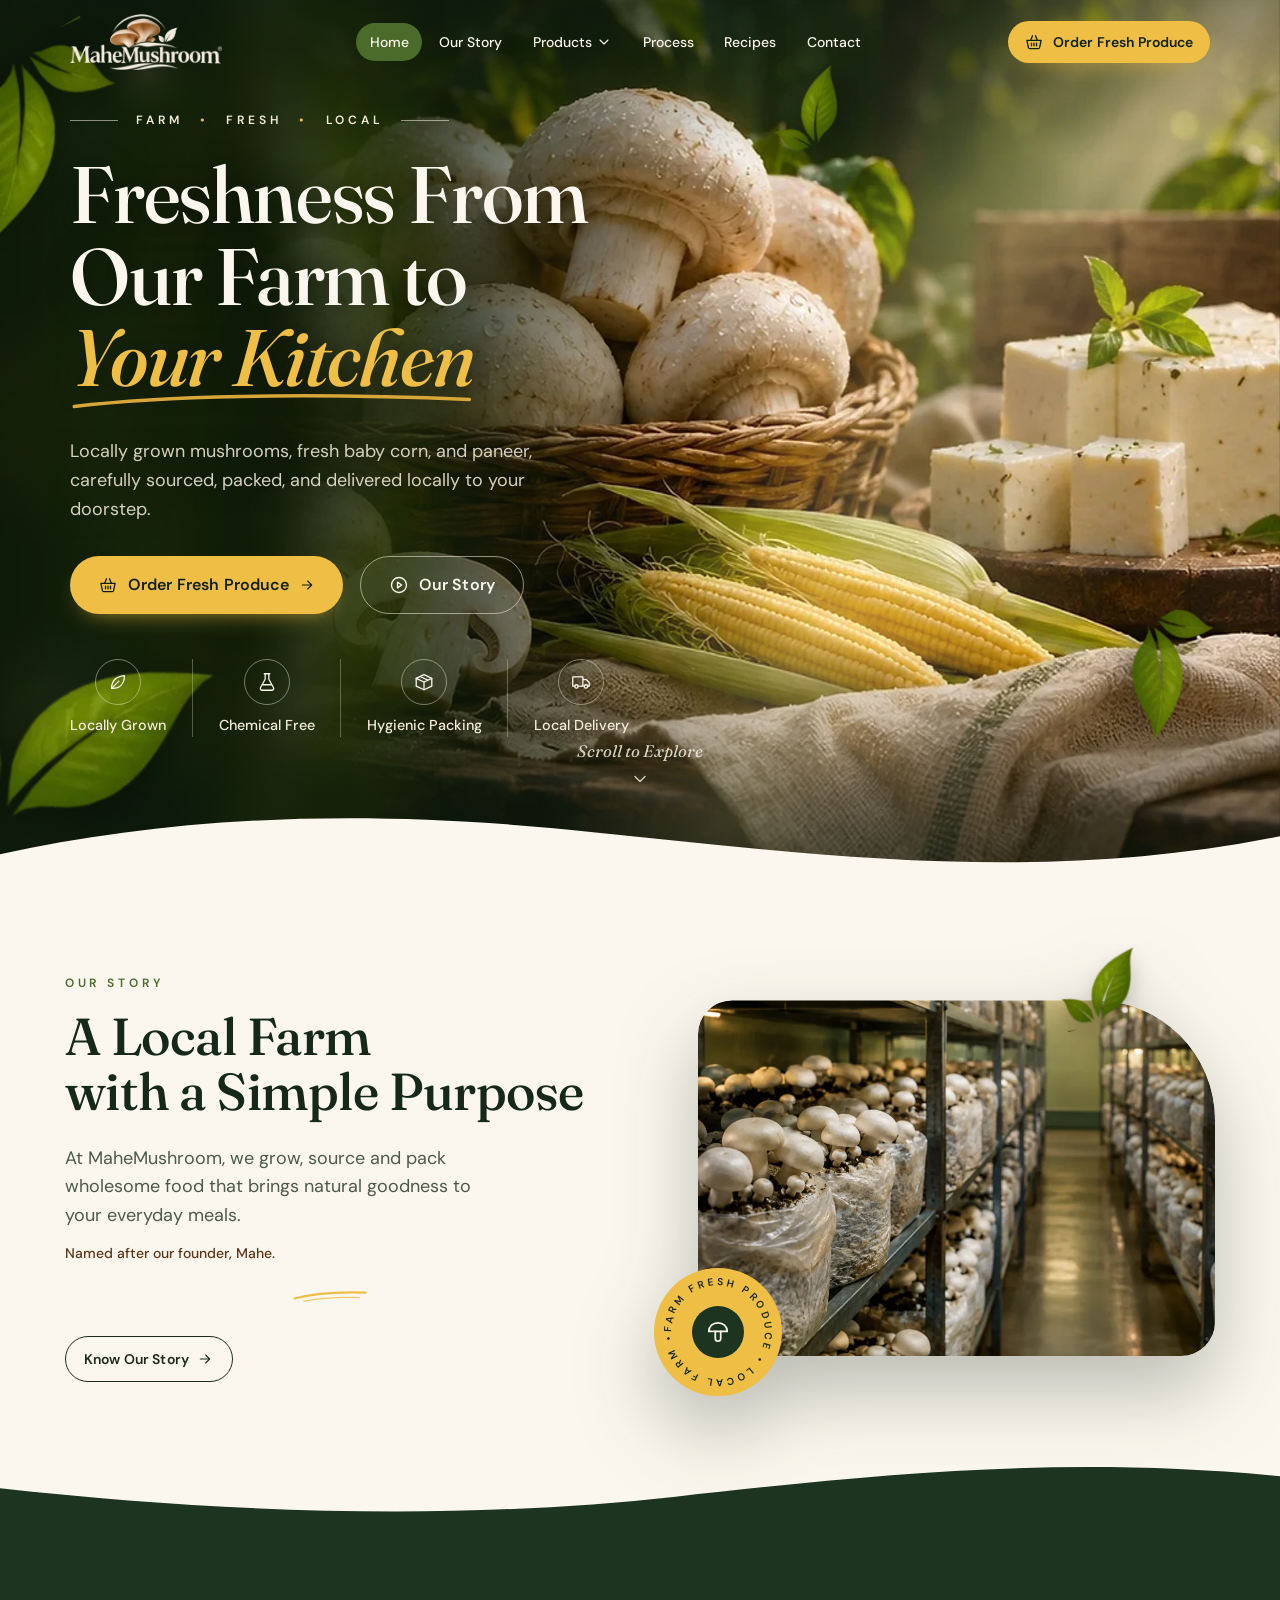
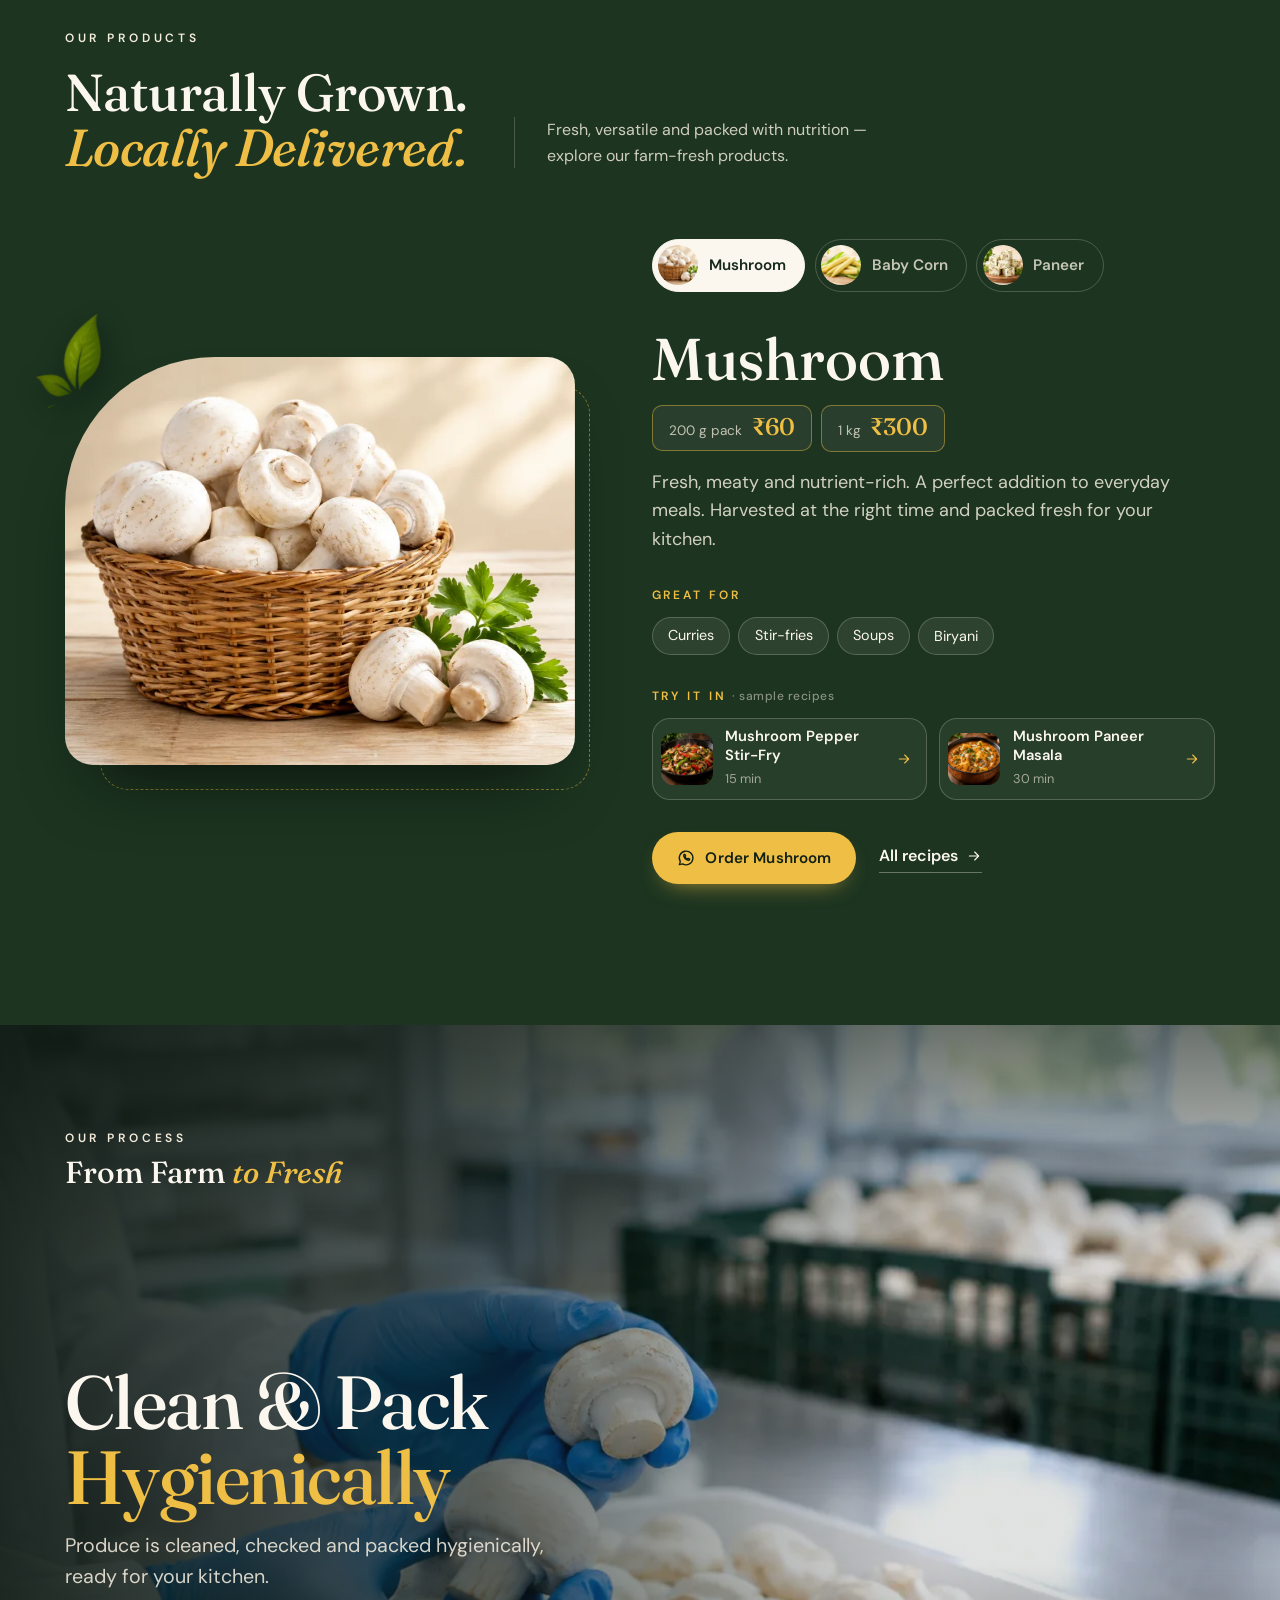
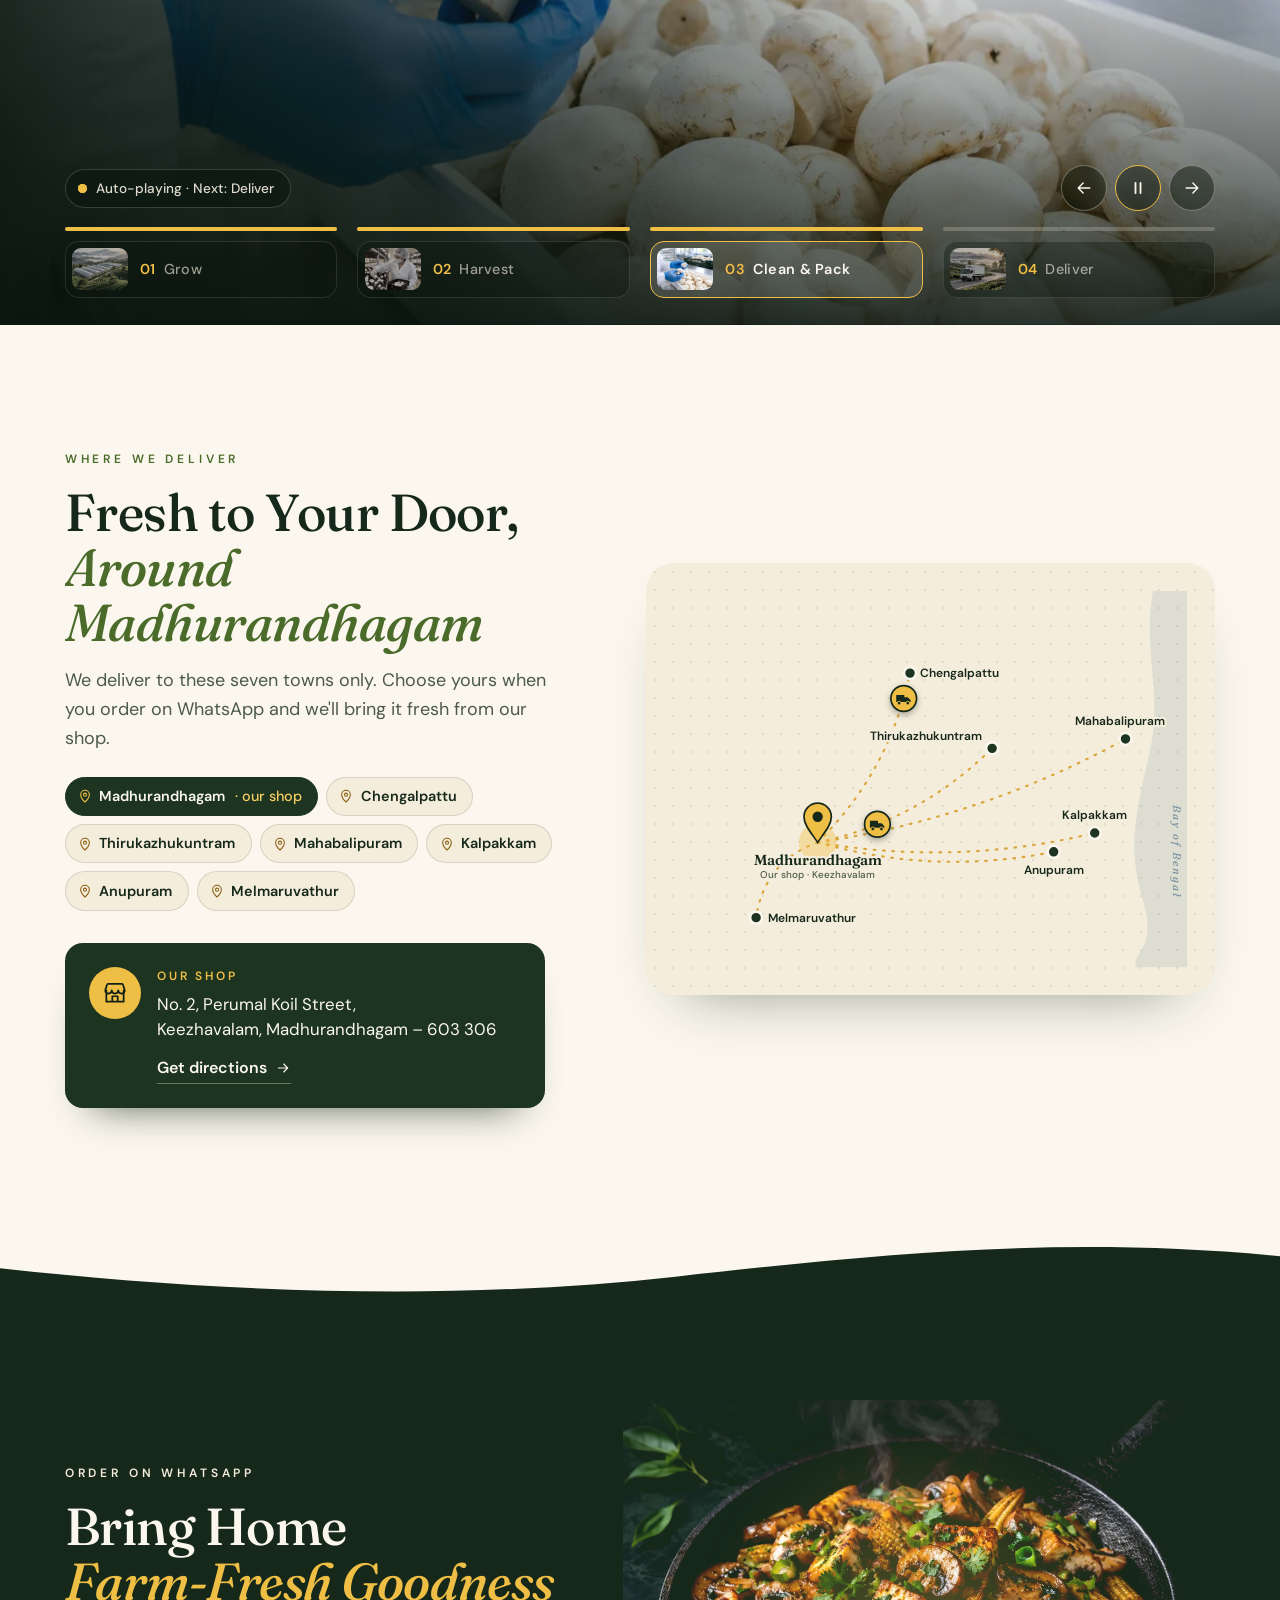
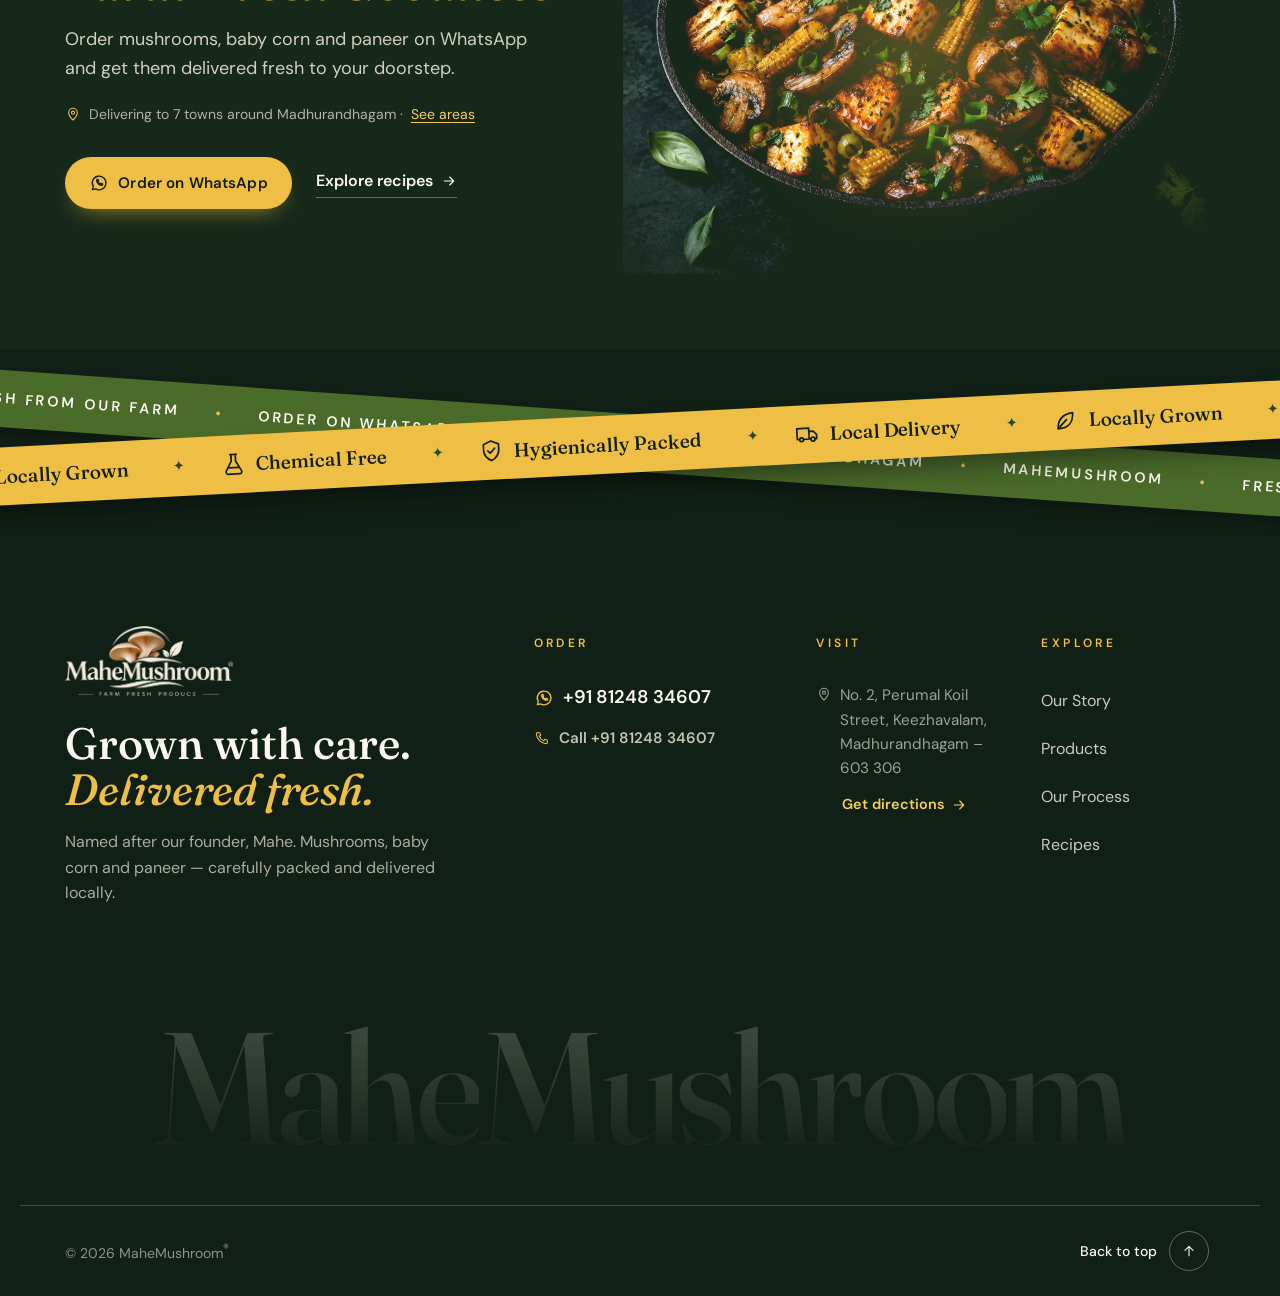
<file: index.html>
<!doctype html>
<html lang="en">
<head>
  <meta charset="utf-8" />
  <meta name="viewport" content="width=device-width, initial-scale=1" />
  <title>MaheMushroom — Farm Fresh Produce</title>
  <meta name="description" content="MaheMushroom — locally grown mushrooms, tender baby corn and fresh paneer, packed with care and delivered to your kitchen." />
  <meta name="theme-color" content="#16281a" />
  <!-- link previews (LinkedIn, WhatsApp, Facebook, X) and the address Google should index -->
  <link rel="canonical" href="https://mahe-mushroom.netlify.app/" />
  <meta property="og:type" content="website" />
  <meta property="og:site_name" content="MaheMushroom" />
  <meta property="og:locale" content="en_IN" />
  <meta property="og:title" content="MaheMushroom — Farm Fresh Produce" />
  <meta property="og:description" content="MaheMushroom — locally grown mushrooms, tender baby corn and fresh paneer, packed with care and delivered to your kitchen." />
  <meta property="og:url" content="https://mahe-mushroom.netlify.app/" />
  <meta property="og:image" content="https://mahe-mushroom.netlify.app/assets/og-image.jpg" />
  <meta property="og:image:width" content="1200" />
  <meta property="og:image:height" content="630" />
  <meta property="og:image:alt" content="MaheMushroom: fresh mushrooms, baby corn and paneer, delivered around Madhurandhagam" />
  <meta name="twitter:card" content="summary_large_image" />
  <link rel="icon" href="assets/logo-mark.webp" />
  <link rel="preconnect" href="https://fonts.googleapis.com" />
  <link rel="preconnect" href="https://fonts.gstatic.com" crossorigin />
  <link href="https://fonts.googleapis.com/css2?family=Caveat:wght@500&family=DM+Sans:opsz,wght@9..40,400;9..40,500;9..40,600&family=Fraunces:ital,opsz,wght,SOFT@0,9..144,500..700,0..100;1,9..144,500..700,0..100&display=swap" rel="stylesheet" />
  <link rel="preload" as="image" href="assets/img/hero-banner.webp" />
  <link rel="stylesheet" href="styles.css" />
  <!-- business details for Google (name, address, delivery towns, prices); keep in step with the page -->
  <script type="application/ld+json">
  {
    "@context": "https://schema.org",
    "@type": "LocalBusiness",
    "@id": "https://mahe-mushroom.netlify.app/#business",
    "name": "MaheMushroom",
    "description": "Locally grown mushrooms, tender baby corn and fresh paneer, packed with care and delivered around Madhurandhagam. Orders on WhatsApp.",
    "url": "https://mahe-mushroom.netlify.app/",
    "logo": "https://mahe-mushroom.netlify.app/assets/logo.webp",
    "image": [
      "https://mahe-mushroom.netlify.app/assets/og-image.jpg"
    ],
    "telephone": "+91-81248-34607",
    "priceRange": "₹60–₹500",
    "address": {
      "@type": "PostalAddress",
      "streetAddress": "No. 2, Perumal Koil Street, Keezhavalam",
      "addressLocality": "Madhurandhagam",
      "postalCode": "603306",
      "addressRegion": "Tamil Nadu",
      "addressCountry": "IN"
    },
    "areaServed": [
      {
        "@type": "City",
        "name": "Madhurandhagam"
      },
      {
        "@type": "City",
        "name": "Chengalpattu"
      },
      {
        "@type": "City",
        "name": "Thirukazhukuntram"
      },
      {
        "@type": "City",
        "name": "Mahabalipuram"
      },
      {
        "@type": "City",
        "name": "Kalpakkam"
      },
      {
        "@type": "City",
        "name": "Anupuram"
      },
      {
        "@type": "City",
        "name": "Melmaruvathur"
      }
    ],
    "hasOfferCatalog": {
      "@type": "OfferCatalog",
      "name": "Farm fresh produce",
      "itemListElement": [
        {
          "@type": "Offer",
          "name": "Mushroom – 200 g pack",
          "price": "60",
          "priceCurrency": "INR",
          "itemOffered": {
            "@type": "Product",
            "name": "Mushroom"
          }
        },
        {
          "@type": "Offer",
          "name": "Mushroom – 1 kg",
          "price": "300",
          "priceCurrency": "INR",
          "itemOffered": {
            "@type": "Product",
            "name": "Mushroom"
          }
        },
        {
          "@type": "Offer",
          "name": "Baby Corn – 200 g pack",
          "price": "60",
          "priceCurrency": "INR",
          "itemOffered": {
            "@type": "Product",
            "name": "Baby Corn"
          }
        },
        {
          "@type": "Offer",
          "name": "Baby Corn – 1 kg",
          "price": "300",
          "priceCurrency": "INR",
          "itemOffered": {
            "@type": "Product",
            "name": "Baby Corn"
          }
        },
        {
          "@type": "Offer",
          "name": "Paneer – 200 g pack",
          "price": "100",
          "priceCurrency": "INR",
          "itemOffered": {
            "@type": "Product",
            "name": "Paneer"
          }
        },
        {
          "@type": "Offer",
          "name": "Paneer – 1 kg",
          "price": "500",
          "priceCurrency": "INR",
          "itemOffered": {
            "@type": "Product",
            "name": "Paneer"
          }
        }
      ]
    }
  }
  </script>
</head>
<body>
  <!-- Icon sprite: 24px grid, 1.6 stroke, round caps -->
  <svg width="0" height="0" class="sprite" aria-hidden="true">
    <defs>
      <symbol id="i-arrow-up" viewBox="0 0 24 24"><path d="M12 19V5M6 11l6-6 6 6"/></symbol>
      <symbol id="i-arrow-right" viewBox="0 0 24 24"><path d="M5 12h14M13 6l6 6-6 6"/></symbol>
      <symbol id="i-arrow-down" viewBox="0 0 24 24"><path d="M12 5v14M6 13l6 6 6-6"/></symbol>
      <symbol id="i-chevron-down" viewBox="0 0 24 24"><path d="M6 9l6 6 6-6"/></symbol>
      <symbol id="i-whatsapp" viewBox="0 0 24 24"><path d="M4 20l1.2-3.7A8.2 8.2 0 1 1 8 19z"/><path d="M9.2 8.3c-.2 3.4 3 6.6 6.4 6.5l.9-1.4-1.9-1-1 .8c-1-.4-2.4-1.8-2.8-2.8l.8-1-1-1.9z"/></symbol>
      <symbol id="i-mushroom" viewBox="0 0 24 24"><path d="M3.5 11.5C3.5 6.8 7.3 3.5 12 3.5s8.5 3.3 8.5 8z"/><path d="M9.5 11.5v6.5a2.5 2.5 0 0 0 5 0v-6.5"/></symbol>
      <symbol id="i-corn" viewBox="0 0 24 24"><path d="M15.2 3.6c2.6.9 3.6 3.4 2.6 6.2l-3.4 8.4-5.6-5.6 3.2-7.6c.6-1.3 2-1.9 3.2-1.4z"/><path d="M8.8 12.6C6 13 4.3 15.2 4 18.5c3.3-.3 5.5-2 5.9-4.8M11.6 8.4l3.2 1.3M10.4 11.4l3.2 1.3"/></symbol>
      <symbol id="i-cube" viewBox="0 0 24 24"><path d="M12 3l8 4.5v9L12 21l-8-4.5v-9z"/><path d="M4 7.5l8 4.5 8-4.5M12 12v9"/></symbol>
      <symbol id="i-sprout" viewBox="0 0 24 24"><path d="M12 21v-9"/><path d="M12 12c0-4 2.5-6.5 7-6.5 0 4.5-2.5 7-7 6.5z"/><path d="M12 14.5c0-3-2-5-6-5 0 3.5 2 5.5 6 5z"/></symbol>
      <symbol id="i-basket" viewBox="0 0 24 24"><path d="M3.5 10h17l-1.7 8.3a2 2 0 0 1-2 1.7H7.2a2 2 0 0 1-2-1.7z"/><path d="M8 10l2.2-5.5M16 10l-2.2-5.5M9 13.5v3M12 13.5v3M15 13.5v3"/></symbol>
      <symbol id="i-box" viewBox="0 0 24 24"><path d="M3.5 8L12 4l8.5 4v8.5L12 20.5l-8.5-4z"/><path d="M3.5 8l8.5 4 8.5-4M12 12v8.5M7.8 6l8.4 4"/></symbol>
      <symbol id="i-truck" viewBox="0 0 24 24"><path d="M5.2 16.5H3v-10h11v10H8.8M14 9.5h4l3 3v4h-1.7M14 16.5h1.7"/><circle cx="7" cy="16.8" r="1.8"/><circle cx="17.5" cy="16.8" r="1.8"/></symbol>
      <symbol id="i-leaf" viewBox="0 0 24 24"><path d="M5 19c0-8 5-13 14-14 0 9-5 14-13 14z"/><path d="M5 19l8-8"/></symbol>
      <symbol id="i-flask" viewBox="0 0 24 24"><path d="M9 3h6M10 3v6l-5 9a2 2 0 0 0 1.8 3h10.4a2 2 0 0 0 1.8-3l-5-9V3"/><path d="M7.4 15h9.2"/></symbol>
      <symbol id="i-shield" viewBox="0 0 24 24"><path d="M12 3l7 3v5c0 4.5-3 8.2-7 10-4-1.8-7-5.5-7-10V6z"/><path d="M8.8 12l2.2 2.2 4.2-4.4"/></symbol>
      <symbol id="i-menu" viewBox="0 0 24 24"><path d="M4 7h16M4 12h16M4 17h10"/></symbol>
      <symbol id="i-building" viewBox="0 0 24 24"><path d="M5 21V4.5A1.5 1.5 0 0 1 6.5 3h7A1.5 1.5 0 0 1 15 4.5V21M15 9h3.5A1.5 1.5 0 0 1 20 10.5V21M3 21h18M8.5 7h3M8.5 11h3M8.5 15h3"/></symbol>
      <symbol id="i-home" viewBox="0 0 24 24"><path d="M4 10.5L12 4l8 6.5V20a1 1 0 0 1-1 1h-4.5v-6h-5v6H5a1 1 0 0 1-1-1z"/></symbol>
      <symbol id="i-store" viewBox="0 0 24 24"><path d="M4 9.5V20h16V9.5M3 9.5l1.6-5.2A1 1 0 0 1 5.6 3.5h12.8a1 1 0 0 1 1 .8L21 9.5M3 9.5a3 3 0 0 0 6 0 3 3 0 0 0 6 0 3 3 0 0 0 6 0M9.5 20v-5h5v5"/></symbol>
      <symbol id="i-play" viewBox="0 0 24 24"><circle cx="12" cy="12" r="9"/><path d="M10.2 8.6l5 3.4-5 3.4z"/></symbol>
      <symbol id="i-arrow-left" viewBox="0 0 24 24"><path d="M19 12H5M11 6l-6 6 6 6"/></symbol>
      <symbol id="i-pause" viewBox="0 0 24 24"><path d="M9 6v12M15 6v12"/></symbol>
      <symbol id="i-resume" viewBox="0 0 24 24"><path d="M8 5.5v13l10.5-6.5z"/></symbol>
      <symbol id="i-close" viewBox="0 0 24 24"><path d="M6 6l12 12M18 6L6 18"/></symbol>
      <symbol id="i-phone" viewBox="0 0 24 24"><path d="M5 4h3.5l1.6 4-2.2 1.4a11 11 0 0 0 6.7 6.7l1.4-2.2 4 1.6V19a1.5 1.5 0 0 1-1.6 1.5A16 16 0 0 1 3.5 5.6 1.5 1.5 0 0 1 5 4z"/></symbol>
      <symbol id="i-pin" viewBox="0 0 24 24"><path d="M12 21s-6.5-6-6.5-11a6.5 6.5 0 0 1 13 0c0 5-6.5 11-6.5 11z"/><circle cx="12" cy="10" r="2.3"/></symbol>
    </defs>
  </svg>

  <a class="skip-link" href="#main">Skip to content</a>

  <!-- ============ Header ============ -->
  <header class="site-header" data-header>
    <div class="container header-inner">
      <a class="brand" href="#top" aria-label="MaheMushroom — home">
        <img class="brand-logo brand-logo--light" src="assets/logo-light-mark.webp" alt="" width="1387" height="512" />
        <img class="brand-logo brand-logo--color" src="assets/logo-mark.webp" alt="" width="1387" height="512" />
      </a>

      <nav class="primary-nav" aria-label="Main">
        <ul>
          <li><a href="#top" data-spy="top" aria-current="true">Home</a></li>
          <li><a href="our-story.html">Our Story</a></li>
          <li class="has-menu">
            <button type="button" class="nav-menu-btn" aria-expanded="false" aria-controls="products-menu" data-spy="products">
              Products <svg class="icon icon--sm"><use href="#i-chevron-down"/></svg>
            </button>
            <ul class="nav-dropdown" id="products-menu" hidden>
              <li><a href="#product-mushroom" data-jump-card>Mushroom</a></li>
              <li><a href="#product-babycorn" data-jump-card>Baby Corn</a></li>
              <li><a href="#product-paneer" data-jump-card>Paneer</a></li>
            </ul>
          </li>
          <li><a href="#process" data-spy="process">Process</a></li>
          <li><a href="recipes.html">Recipes</a></li>
          <li><a href="#contact" data-spy="contact">Contact</a></li>
        </ul>
      </nav>

      <div class="header-actions">
        <button type="button" class="btn btn--gold btn--sm header-order" data-order>
          <svg class="icon"><use href="#i-basket"/></svg><span>Order Fresh Produce</span>
        </button>
        <button type="button" class="icon-btn menu-toggle" aria-expanded="false" aria-controls="mobile-menu" aria-label="Open menu" data-menu-toggle>
          <svg class="icon"><use href="#i-menu"/></svg>
        </button>
      </div>
    </div>
  </header>

  <!-- Mobile menu -->
  <div class="mobile-menu" id="mobile-menu" hidden data-mobile-menu>
    <nav aria-label="Mobile">
      <ol>
        <li><a href="#top">Home</a></li>
        <li><a href="our-story.html">Our Story</a></li>
        <li><a href="#products">Products</a></li>
        <li><a href="#process">Our Process</a></li>
        <li><a href="recipes.html">Recipes</a></li>
        <li><a href="#contact">Contact</a></li>
      </ol>
    </nav>
    <button type="button" class="btn btn--gold btn--block" data-order>
      <svg class="icon"><use href="#i-whatsapp"/></svg><span>Order on WhatsApp</span>
    </button>
  </div>

  <main id="main">
    <!-- ============ 01 · Hero ============ -->
    <section class="hero" id="top" data-hero data-spy-section="top" aria-labelledby="hero-title">
      <!-- full-width scene: produce on the right, warm green bokeh behind the copy -->
      <div class="hero-media">
        <img src="assets/img/hero-banner.webp" alt="Fresh mushrooms in a basket with baby corn and paneer on a farm table" width="2400" height="1350" fetchpriority="high" />
        <span class="hero-sunbeam" aria-hidden="true"></span>
        <div class="hero-spores" aria-hidden="true" data-spores></div>
      </div>

      <!-- two leaves from the logo drift in front of the scene (--depth drives mouse parallax) -->
      <div class="hero-leaves" aria-hidden="true" data-leaf-fall>
        <span class="leaf leaf--a" style="--depth:28"><img src="assets/leaf.webp" alt="" width="181" height="145" /></span>
        <span class="leaf leaf--b" style="--depth:16"><img src="assets/leaf.webp" alt="" width="181" height="145" /></span>
        <span class="leaf leaf--corner-tl" style="--depth:34"><img src="assets/leaf.webp" alt="" width="181" height="145" /></span>
        <span class="leaf leaf--corner-bl" style="--depth:40"><img src="assets/leaf.webp" alt="" width="181" height="145" /></span>
      </div>

      <div class="container hero-inner">
        <div class="hero-copy">
          <p class="hero-eyebrow hero-rise" style="--d:0">Farm<i aria-hidden="true">•</i>Fresh<i aria-hidden="true">•</i>Local</p>
          <!-- each word drops in with a springy bounce; the h1 keeps one readable label -->
          <h1 id="hero-title" class="hero-title" aria-label="Freshness from our farm to your kitchen">
            <span aria-hidden="true"><span class="word" style="--w:0">Freshness</span> <span class="word" style="--w:1">From</span></span>
            <span aria-hidden="true"><span class="word" style="--w:2">Our</span> <span class="word" style="--w:3">Farm</span> <span class="word" style="--w:4">to</span></span>
            <span class="hero-title-accent" aria-hidden="true">
              <em><span class="word" style="--w:5">Your</span> <span class="word" style="--w:6">Kitchen</span></em>
              <svg class="swash" viewBox="0 0 400 22" preserveAspectRatio="none" aria-hidden="true">
                <path d="M4 15C90 6 230 3 396 9"/>
              </svg>
            </span>
          </h1>
          <p class="hero-lede hero-rise" style="--d:9">
            Locally grown mushrooms, fresh baby corn, and paneer, carefully sourced, packed,
            and delivered locally to your doorstep.
          </p>
          <div class="hero-actions">
            <button type="button" class="btn btn--gold btn--lg btn--nudge drop" style="--dd:1.15s" data-order>
              <svg class="icon"><use href="#i-basket"/></svg><span>Order Fresh Produce</span><svg class="icon icon--sm"><use href="#i-arrow-right"/></svg>
            </button>
            <a class="btn btn--ghost btn--lg drop" style="--dd:1.3s" href="our-story.html">
              <svg class="icon"><use href="#i-play"/></svg><span>Our Story</span>
            </a>
          </div>
          <ul class="hero-trust" role="list">
            <li class="hero-rise" style="--d:12"><span class="trust-icon"><svg class="icon"><use href="#i-leaf"/></svg></span>Locally Grown</li>
            <li class="hero-rise" style="--d:13"><span class="trust-icon"><svg class="icon"><use href="#i-flask"/></svg></span>Chemical Free</li>
            <li class="hero-rise" style="--d:14"><span class="trust-icon"><svg class="icon"><use href="#i-box"/></svg></span>Hygienic Packing</li>
            <li class="hero-rise" style="--d:15"><span class="trust-icon"><svg class="icon"><use href="#i-truck"/></svg></span>Local Delivery</li>
          </ul>
        </div>
      </div>

      <a class="scroll-cue" href="#story"><span>Scroll to Explore</span><svg class="icon"><use href="#i-chevron-down"/></svg></a>

      <svg class="wave wave--hero" viewBox="0 0 1440 110" preserveAspectRatio="none" aria-hidden="true">
        <path d="M0 64C180 22 380 6 640 34s520 70 800 8V110H0z"/>
      </svg>
    </section>

    <!-- ============ 02 · Our Story ============ -->
    <section class="story section" id="story" data-spy-section="story" aria-labelledby="story-title">
      <div class="container story-grid">
        <!-- copy arrives in sequence: eyebrow, heading lines (masked slide-up), text, brush draws, button -->
        <div class="story-copy">
          <p class="eyebrow" data-reveal style="--d:0">Our Story</p>
          <h2 id="story-title" class="display-2 mask-lines" data-reveal>
            <span class="mask-line"><span>A Local Farm</span></span>
            <span class="mask-line"><span>with a Simple Purpose</span></span>
          </h2>
          <p class="body-lg" data-reveal style="--d:3">
            At MaheMushroom, we grow, source and pack wholesome food that brings natural goodness
            to your everyday meals.
          </p>
          <p class="story-founder" data-reveal style="--d:4">Named after our founder, Mahe.</p>
          <svg class="brush" data-reveal viewBox="0 0 90 18" aria-hidden="true"><path d="M3 12C25 6 55 4 87 5"/><path d="M14 15C38 11 60 10 80 11"/></svg>
          <a class="btn btn--outline" href="our-story.html" data-reveal style="--d:6">
            <span>Know Our Story</span><svg class="icon icon--sm"><use href="#i-arrow-right"/></svg>
          </a>
        </div>

        <!-- photo wipes open, then drifts with scroll; badge pops in and turns; a leaf peeks over the edge -->
        <div class="story-visual" data-reveal>
          <figure class="story-media">
            <img src="assets/img/story-growroom.webp" alt="Rows of mushroom grow bags on shelves inside the grow room" width="1000" height="1250" loading="lazy" data-parallax="0.08" />
          </figure>
          <span class="peek-leaf" aria-hidden="true"><img src="assets/leaf.webp" alt="" width="181" height="145" /></span>
          <div class="story-badge" aria-hidden="true">
            <svg class="story-badge-ring" viewBox="0 0 120 120">
              <defs><path id="badge-circle" d="M60 60m-44 0a44 44 0 1 1 88 0a44 44 0 1 1-88 0"/></defs>
              <text><textPath href="#badge-circle" textLength="272" lengthAdjust="spacing">FARM FRESH PRODUCE • LOCAL FARM •</textPath></text>
            </svg>
            <span class="story-badge-icon"><svg class="icon icon--md"><use href="#i-mushroom"/></svg></span>
          </div>
        </div>
      </div>
    </section>

    <!-- ============ 03 · Products ============ -->
    <section class="products section" id="products" data-spy-section="products" aria-labelledby="products-title">
      <svg class="wave wave--products" viewBox="0 0 1440 90" preserveAspectRatio="none" aria-hidden="true">
        <path d="M0 90V40C260 70 520 78 760 50S1200 2 1440 26V90z"/>
      </svg>
      <div class="container">
        <div class="products-head" data-reveal>
          <div>
            <p class="eyebrow eyebrow--light">Our Products</p>
            <h2 id="products-title" class="display-2 display-2--light">Naturally Grown.<br /><em>Locally Delivered.</em></h2>
          </div>
          <p class="products-intro">Fresh, versatile and packed with nutrition — explore our farm-fresh products.</p>
        </div>

        <!-- product showcase: tabs switch the stage photo and details; auto-advances until the visitor picks one -->
        <div class="showcase is-auto" data-showcase data-reveal>
          <div class="showcase-stage" aria-hidden="true">
            <div class="stage-arch">
              <img class="stage-img is-active" data-stage="mushroom" src="assets/img/product-mushroom.webp" alt="" width="900" height="720" loading="lazy" />
              <img class="stage-img" data-stage="babycorn" src="assets/img/product-babycorn.webp" alt="" width="900" height="720" loading="lazy" />
              <img class="stage-img" data-stage="paneer" src="assets/img/product-paneer.webp" alt="" width="900" height="720" loading="lazy" />
            </div>
            <span class="stage-leaf"><img src="assets/leaf.webp" alt="" width="181" height="145" /></span>
          </div>
          <div class="showcase-info">
            <div class="showcase-tabs" role="tablist" aria-label="Our products">
              <button type="button" role="tab" id="tab-mushroom" data-tab="mushroom" aria-controls="product-mushroom" aria-selected="true" tabindex="0">
                <img src="assets/img/product-mushroom.webp" alt="" width="900" height="720" loading="lazy" /><span>Mushroom</span><i class="tab-progress" aria-hidden="true"></i>
              </button>
              <button type="button" role="tab" id="tab-babycorn" data-tab="babycorn" aria-controls="product-babycorn" aria-selected="false" tabindex="-1">
                <img src="assets/img/product-babycorn.webp" alt="" width="900" height="720" loading="lazy" /><span>Baby Corn</span><i class="tab-progress" aria-hidden="true"></i>
              </button>
              <button type="button" role="tab" id="tab-paneer" data-tab="paneer" aria-controls="product-paneer" aria-selected="false" tabindex="-1">
                <img src="assets/img/product-paneer.webp" alt="" width="900" height="720" loading="lazy" /><span>Paneer</span><i class="tab-progress" aria-hidden="true"></i>
              </button>
            </div>
            <div class="showcase-panels">
              <article class="showcase-panel is-active" role="tabpanel" id="product-mushroom" aria-labelledby="tab-mushroom">
                <h3 class="panel-title">Mushroom</h3>
                <ul class="panel-packs" role="list"><li><span>200 g pack</span><b>₹60</b></li><li><span>1 kg</span><b>₹300</b></li></ul>
                <p class="panel-lede">Fresh, meaty and nutrient-rich. A perfect addition to everyday meals. Harvested at the right time and packed fresh for your kitchen.</p>
                <div class="panel-block">
                  <p class="panel-label">Great for</p>
                  <ul class="panel-uses" role="list"><li>Curries</li><li>Stir-fries</li><li>Soups</li><li>Biryani</li></ul>
                </div>
                <div class="panel-block">
                  <p class="panel-label">Try it in <span>· sample recipes</span></p>
                  <ul class="panel-recipes" role="list">
                    <li><a href="recipe.html?r=mushroom-pepper-stir-fry"><img src="assets/img/recipe-stirfry.webp" alt="" width="1200" height="960" loading="lazy" /><span><b>Mushroom Pepper Stir-Fry</b><small>15 min</small></span><svg class="icon icon--sm"><use href="#i-arrow-right"/></svg></a></li>
                    <li><a href="recipe.html?r=mushroom-paneer-masala"><img src="assets/img/recipe-masala.webp" alt="" width="1200" height="960" loading="lazy" /><span><b>Mushroom Paneer Masala</b><small>30 min</small></span><svg class="icon icon--sm"><use href="#i-arrow-right"/></svg></a></li>
                  </ul>
                </div>
                <div class="panel-actions">
                  <button type="button" class="btn btn--gold" data-order="Mushroom"><svg class="icon"><use href="#i-whatsapp"/></svg><span>Order Mushroom</span></button>
                  <a class="text-arrow" href="recipes.html"><span>All recipes</span><svg class="icon icon--sm"><use href="#i-arrow-right"/></svg></a>
                </div>
              </article>
              <article class="showcase-panel" role="tabpanel" id="product-babycorn" aria-labelledby="tab-babycorn" hidden>
                <h3 class="panel-title">Baby Corn</h3>
                <ul class="panel-packs" role="list"><li><span>200 g pack</span><b>₹60</b></li><li><span>1 kg</span><b>₹300</b></li></ul>
                <p class="panel-lede">Tender, crunchy and naturally sweet. Great for a variety of dishes. Harvested at the right time and packed fresh for your kitchen.</p>
                <div class="panel-block">
                  <p class="panel-label">Great for</p>
                  <ul class="panel-uses" role="list"><li>Stir-fries</li><li>Masala</li><li>Starters</li><li>Soups</li></ul>
                </div>
                <div class="panel-block">
                  <p class="panel-label">Try it in <span>· sample recipes</span></p>
                  <ul class="panel-recipes" role="list">
                    <li><a href="recipe.html?r=farm-trio-pepper-fry"><img src="assets/img/recipe-trio.webp" alt="" width="1200" height="960" loading="lazy" /><span><b>Farm Trio Pepper Fry</b><small>20 min</small></span><svg class="icon icon--sm"><use href="#i-arrow-right"/></svg></a></li>
                    <li><a href="recipe.html?r=baby-corn-masala"><img src="assets/img/product-babycorn.webp" alt="" width="1200" height="960" loading="lazy" /><span><b>Baby Corn Masala</b><small>25 min</small></span><svg class="icon icon--sm"><use href="#i-arrow-right"/></svg></a></li>
                  </ul>
                </div>
                <div class="panel-actions">
                  <button type="button" class="btn btn--gold" data-order="Baby Corn"><svg class="icon"><use href="#i-whatsapp"/></svg><span>Order Baby Corn</span></button>
                  <a class="text-arrow" href="recipes.html"><span>All recipes</span><svg class="icon icon--sm"><use href="#i-arrow-right"/></svg></a>
                </div>
              </article>
              <article class="showcase-panel" role="tabpanel" id="product-paneer" aria-labelledby="tab-paneer" hidden>
                <h3 class="panel-title">Paneer</h3>
                <ul class="panel-packs" role="list"><li><span>200 g pack</span><b>₹100</b></li><li><span>1 kg</span><b>₹500</b></li></ul>
                <p class="panel-lede">Fresh, soft and protein-rich. A wholesome choice for your family. Harvested at the right time and packed fresh for your kitchen.</p>
                <div class="panel-block">
                  <p class="panel-label">Great for</p>
                  <ul class="panel-uses" role="list"><li>Curries</li><li>Tikka</li><li>Stir-fries</li><li>Wraps</li></ul>
                </div>
                <div class="panel-block">
                  <p class="panel-label">Try it in <span>· sample recipes</span></p>
                  <ul class="panel-recipes" role="list">
                    <li><a href="recipe.html?r=mushroom-paneer-masala"><img src="assets/img/recipe-masala.webp" alt="" width="1200" height="960" loading="lazy" /><span><b>Mushroom Paneer Masala</b><small>30 min</small></span><svg class="icon icon--sm"><use href="#i-arrow-right"/></svg></a></li>
                    <li><a href="recipe.html?r=pan-paneer-tikka"><img src="assets/img/product-paneer.webp" alt="" width="1200" height="960" loading="lazy" /><span><b>Pan Paneer Tikka</b><small>25 min</small></span><svg class="icon icon--sm"><use href="#i-arrow-right"/></svg></a></li>
                  </ul>
                </div>
                <div class="panel-actions">
                  <button type="button" class="btn btn--gold" data-order="Paneer"><svg class="icon"><use href="#i-whatsapp"/></svg><span>Order Paneer</span></button>
                  <a class="text-arrow" href="recipes.html"><span>All recipes</span><svg class="icon icon--sm"><use href="#i-arrow-right"/></svg></a>
                </div>
              </article>
            </div>
          </div>
        </div>
      </div>
    </section>

    <!-- ============ 04 · Process: full-screen pinned journey, driven by scroll ============ -->
    <section class="journey" id="process" data-spy-section="process" data-journey aria-labelledby="process-title">
      <div class="journey-pin">
        <!-- full-bleed photos: they crossfade between steps and zoom slowly -->
        <div class="journey-scenes" aria-hidden="true">
          <figure class="journey-scene"><img src="assets/img/journey-grow.webp" alt="" width="1280" height="1024" decoding="async" /></figure>
          <figure class="journey-scene"><img src="assets/img/journey-harvest.webp" alt="" width="1280" height="1024" decoding="async" /></figure>
          <figure class="journey-scene"><img src="assets/img/journey-pack.webp" alt="" width="1280" height="1024" decoding="async" /></figure>
          <figure class="journey-scene"><img src="assets/img/journey-deliver.webp" alt="" width="1536" height="1024" decoding="async" /></figure>
        </div>
        <div class="journey-shade" aria-hidden="true"></div>

        <div class="container journey-ui">
          <header class="journey-head">
            <p class="eyebrow eyebrow--light">Our Process</p>
            <h2 id="process-title" class="journey-title">From Farm <em>to Fresh</em></h2>
          </header>

          <ol class="journey-steps" role="list">
            <li class="journey-step">
              <h3 class="journey-step-title">Grow<br /><span>Naturally</span></h3>
              <p>Our mushrooms grow in a clean grow room, looked after with care every single day.</p>
            </li>
            <li class="journey-step">
              <h3 class="journey-step-title">Harvest at<br /><span>the Right Time</span></h3>
              <p>Each batch is picked when it's at its best — not too early, not too late.</p>
            </li>
            <li class="journey-step">
              <h3 class="journey-step-title">Clean &amp; Pack<br /><span>Hygienically</span></h3>
              <p>Produce is cleaned, checked and packed hygienically, ready for your kitchen.</p>
            </li>
            <li class="journey-step">
              <h3 class="journey-step-title">Delivered<br /><span>Fresh to You</span></h3>
              <p>We deliver locally, so the journey from our farm to your door stays short.</p>
            </li>
          </ol>

          <div class="journey-bottom">
            <!-- says plainly that this is a slideshow, and lets people steer it -->
            <div class="journey-controls">
              <p class="journey-status"><span class="journey-dot" aria-hidden="true"></span><span data-journey-status>Auto-playing</span></p>
              <div class="journey-buttons">
                <button type="button" class="journey-btn" data-journey-prev aria-label="Previous step"><svg class="icon"><use href="#i-arrow-left"/></svg></button>
                <button type="button" class="journey-btn journey-btn--toggle" data-journey-toggle aria-label="Pause the slideshow"><svg class="icon icon-pause"><use href="#i-pause"/></svg><svg class="icon icon-resume"><use href="#i-resume"/></svg></button>
                <button type="button" class="journey-btn" data-journey-next aria-label="Next step"><svg class="icon"><use href="#i-arrow-right"/></svg></button>
              </div>
            </div>

            <!-- step cards: the bar on the current card is the slide timer; tap a card to show it -->
            <ol class="journey-progress" role="list" aria-label="Process steps">
              <li><button type="button" data-go="0"><span class="journey-bar"><span></span></span><span class="journey-card"><img class="journey-thumb" src="assets/img/journey-grow.webp" alt="" width="1280" height="1024" loading="lazy" /><span class="journey-label"><b>01</b> <span>Grow</span></span></span></button></li>
              <li><button type="button" data-go="1"><span class="journey-bar"><span></span></span><span class="journey-card"><img class="journey-thumb" src="assets/img/journey-harvest.webp" alt="" width="1280" height="1024" loading="lazy" /><span class="journey-label"><b>02</b> <span>Harvest</span></span></span></button></li>
              <li><button type="button" data-go="2"><span class="journey-bar"><span></span></span><span class="journey-card"><img class="journey-thumb" src="assets/img/journey-pack.webp" alt="" width="1280" height="1024" loading="lazy" /><span class="journey-label"><b>03</b> <span>Clean &amp; Pack</span></span></span></button></li>
              <li><button type="button" data-go="3"><span class="journey-bar"><span></span></span><span class="journey-card"><img class="journey-thumb" src="assets/img/journey-deliver.webp" alt="" width="1536" height="1024" loading="lazy" /><span class="journey-label"><b>04</b> <span>Deliver</span></span></span></button></li>
            </ol>
          </div>
        </div>
      </div>
    </section>

    <!-- ============ 04b · Where we deliver ============ -->
    <section class="delivery section" id="delivery" aria-labelledby="delivery-title">
      <div class="container delivery-grid">
        <div class="delivery-copy">
          <p class="eyebrow" data-reveal>Where We Deliver</p>
          <h2 id="delivery-title" class="display-2 mask-lines" data-reveal>
            <span class="mask-line"><span>Fresh to Your Door,</span></span>
            <span class="mask-line"><span><em>Around Madhurandhagam</em></span></span>
          </h2>
          <p class="body-lg" data-reveal style="--d:2">We deliver to these seven towns only. Choose yours when you order on WhatsApp and we'll bring it fresh from our shop.</p>
          <ul class="town-list" role="list" data-reveal style="--d:3">
            <li class="is-shop" style="--i:0"><svg class="icon icon--sm"><use href="#i-pin"/></svg>Madhurandhagam</li>
            <li style="--i:1;--arrive:2.52s"><svg class="icon icon--sm"><use href="#i-pin"/></svg>Chengalpattu</li>
            <li style="--i:2;--arrive:3.92s"><svg class="icon icon--sm"><use href="#i-pin"/></svg>Thirukazhukuntram</li>
            <li style="--i:3;--arrive:5.32s"><svg class="icon icon--sm"><use href="#i-pin"/></svg>Mahabalipuram</li>
            <li style="--i:4;--arrive:6.72s"><svg class="icon icon--sm"><use href="#i-pin"/></svg>Kalpakkam</li>
            <li style="--i:5;--arrive:8.12s"><svg class="icon icon--sm"><use href="#i-pin"/></svg>Anupuram</li>
            <li style="--i:6;--arrive:9.52s"><svg class="icon icon--sm"><use href="#i-pin"/></svg>Melmaruvathur</li>
          </ul>
          <div class="shop-card" data-reveal style="--d:4">
            <span class="shop-card-icon"><svg class="icon icon--md"><use href="#i-store"/></svg></span>
            <div>
              <p class="shop-card-label">Our shop</p>
              <address>No. 2, Perumal Koil Street,<br />Keezhavalam, Madhurandhagam – 603 306</address>
              <a class="text-arrow text-arrow--dark" href="https://www.google.com/maps/search/?api=1&query=No%202%20Perumal%20Koil%20Street%2C%20Keezhavalam%2C%20Madhurandhagam%20603306" target="_blank" rel="noopener"><span>Get directions</span><svg class="icon icon--sm"><use href="#i-arrow-right"/></svg></a>
            </div>
          </div>
        </div>

        <!-- illustrated map: routes draw out from the shop to each town, pins pop in -->
        <figure class="delivery-map" data-reveal>
          <svg viewBox="0 0 600 440" role="img" aria-labelledby="map-title">
            <title id="map-title">Map of our delivery towns around the shop in Madhurandhagam</title>
            <path class="sea" d="M560 0C548 70 572 120 556 190S530 300 548 360 536 420 540 440H600V0z"/>
            <text class="sea-label" x="584" y="250" transform="rotate(90 584 250)">Bay of Bengal</text>
          <path class="route" id="route-0" style="--i:0" d="M168 294Q252 211 276 96"/>
          <path class="route" id="route-1" style="--i:1" d="M168 294Q286 269 372 184"/>
          <path class="route" id="route-2" style="--i:2" d="M168 294Q359 266 528 173"/>
          <path class="route" id="route-3" style="--i:3" d="M168 294Q331 322 492 283"/>
          <path class="route" id="route-4" style="--i:4" d="M168 294Q305 333 444 305"/>
          <path class="route" id="route-5" style="--i:5" d="M168 294Q106 316 96 382"/>
            <!-- arrival ripples + vans: van i leaves the shop every 1.4s and drives for 2.52s -->
            <circle class="arrive-ripple" cx="276" cy="96" r="7"><animate attributeName="r" values="7;26;26" keyTimes="0;0.14;1" dur="8.4s" begin="2.52s" repeatCount="indefinite"/><animate attributeName="opacity" values="0.9;0;0" keyTimes="0;0.14;1" dur="8.4s" begin="2.52s" repeatCount="indefinite"/></circle>
            <circle class="arrive-ripple" cx="372" cy="184" r="7"><animate attributeName="r" values="7;26;26" keyTimes="0;0.14;1" dur="8.4s" begin="3.92s" repeatCount="indefinite"/><animate attributeName="opacity" values="0.9;0;0" keyTimes="0;0.14;1" dur="8.4s" begin="3.92s" repeatCount="indefinite"/></circle>
            <circle class="arrive-ripple" cx="528" cy="173" r="7"><animate attributeName="r" values="7;26;26" keyTimes="0;0.14;1" dur="8.4s" begin="5.32s" repeatCount="indefinite"/><animate attributeName="opacity" values="0.9;0;0" keyTimes="0;0.14;1" dur="8.4s" begin="5.32s" repeatCount="indefinite"/></circle>
            <circle class="arrive-ripple" cx="492" cy="283" r="7"><animate attributeName="r" values="7;26;26" keyTimes="0;0.14;1" dur="8.4s" begin="6.72s" repeatCount="indefinite"/><animate attributeName="opacity" values="0.9;0;0" keyTimes="0;0.14;1" dur="8.4s" begin="6.72s" repeatCount="indefinite"/></circle>
            <circle class="arrive-ripple" cx="444" cy="305" r="7"><animate attributeName="r" values="7;26;26" keyTimes="0;0.14;1" dur="8.4s" begin="8.12s" repeatCount="indefinite"/><animate attributeName="opacity" values="0.9;0;0" keyTimes="0;0.14;1" dur="8.4s" begin="8.12s" repeatCount="indefinite"/></circle>
            <circle class="arrive-ripple" cx="96" cy="382" r="7"><animate attributeName="r" values="7;26;26" keyTimes="0;0.14;1" dur="8.4s" begin="9.52s" repeatCount="indefinite"/><animate attributeName="opacity" values="0.9;0;0" keyTimes="0;0.14;1" dur="8.4s" begin="9.52s" repeatCount="indefinite"/></circle>
          <g class="town" style="--i:0"><circle cx="276" cy="96" r="7"/><text x="288" y="100" text-anchor="start">Chengalpattu</text></g>
          <g class="town" style="--i:1"><circle cx="372" cy="184" r="7"/><text x="360" y="174" text-anchor="end">Thirukazhukuntram</text></g>
          <g class="town" style="--i:2"><circle cx="528" cy="173" r="7"/><text x="522" y="157" text-anchor="middle">Mahabalipuram</text></g>
          <g class="town" style="--i:3"><circle cx="492" cy="283" r="7"/><text x="492" y="267" text-anchor="middle">Kalpakkam</text></g>
          <g class="town" style="--i:4"><circle cx="444" cy="305" r="7"/><text x="444" y="331" text-anchor="middle">Anupuram</text></g>
          <g class="town" style="--i:5"><circle cx="96" cy="382" r="7"/><text x="110" y="387" text-anchor="start">Melmaruvathur</text></g>
            <g class="van" opacity="0"><circle r="15"/><g transform="scale(1.35)"><path d="M-6.5 -3h7v6h-7zM0.5 -1h3l2.5 2.5V3h-5.5z"/><circle class="wheel" cx="-4" cy="4" r="1.6"/><circle class="wheel" cx="3.5" cy="4" r="1.6"/></g>
              <animateMotion dur="8.4s" begin="0.00s" repeatCount="indefinite" calcMode="linear" keyPoints="0;1;1" keyTimes="0;0.3;1"><mpath href="#route-0"/></animateMotion>
              <animate attributeName="opacity" values="0;1;1;0;0" keyTimes="0;0.03;0.3;0.34;1" dur="8.4s" begin="0.00s" repeatCount="indefinite"/>
            </g>
            <g class="van" opacity="0"><circle r="15"/><g transform="scale(1.35)"><path d="M-6.5 -3h7v6h-7zM0.5 -1h3l2.5 2.5V3h-5.5z"/><circle class="wheel" cx="-4" cy="4" r="1.6"/><circle class="wheel" cx="3.5" cy="4" r="1.6"/></g>
              <animateMotion dur="8.4s" begin="1.40s" repeatCount="indefinite" calcMode="linear" keyPoints="0;1;1" keyTimes="0;0.3;1"><mpath href="#route-1"/></animateMotion>
              <animate attributeName="opacity" values="0;1;1;0;0" keyTimes="0;0.03;0.3;0.34;1" dur="8.4s" begin="1.40s" repeatCount="indefinite"/>
            </g>
            <g class="van" opacity="0"><circle r="15"/><g transform="scale(1.35)"><path d="M-6.5 -3h7v6h-7zM0.5 -1h3l2.5 2.5V3h-5.5z"/><circle class="wheel" cx="-4" cy="4" r="1.6"/><circle class="wheel" cx="3.5" cy="4" r="1.6"/></g>
              <animateMotion dur="8.4s" begin="2.80s" repeatCount="indefinite" calcMode="linear" keyPoints="0;1;1" keyTimes="0;0.3;1"><mpath href="#route-2"/></animateMotion>
              <animate attributeName="opacity" values="0;1;1;0;0" keyTimes="0;0.03;0.3;0.34;1" dur="8.4s" begin="2.80s" repeatCount="indefinite"/>
            </g>
            <g class="van" opacity="0"><circle r="15"/><g transform="scale(1.35)"><path d="M-6.5 -3h7v6h-7zM0.5 -1h3l2.5 2.5V3h-5.5z"/><circle class="wheel" cx="-4" cy="4" r="1.6"/><circle class="wheel" cx="3.5" cy="4" r="1.6"/></g>
              <animateMotion dur="8.4s" begin="4.20s" repeatCount="indefinite" calcMode="linear" keyPoints="0;1;1" keyTimes="0;0.3;1"><mpath href="#route-3"/></animateMotion>
              <animate attributeName="opacity" values="0;1;1;0;0" keyTimes="0;0.03;0.3;0.34;1" dur="8.4s" begin="4.20s" repeatCount="indefinite"/>
            </g>
            <g class="van" opacity="0"><circle r="15"/><g transform="scale(1.35)"><path d="M-6.5 -3h7v6h-7zM0.5 -1h3l2.5 2.5V3h-5.5z"/><circle class="wheel" cx="-4" cy="4" r="1.6"/><circle class="wheel" cx="3.5" cy="4" r="1.6"/></g>
              <animateMotion dur="8.4s" begin="5.60s" repeatCount="indefinite" calcMode="linear" keyPoints="0;1;1" keyTimes="0;0.3;1"><mpath href="#route-4"/></animateMotion>
              <animate attributeName="opacity" values="0;1;1;0;0" keyTimes="0;0.03;0.3;0.34;1" dur="8.4s" begin="5.60s" repeatCount="indefinite"/>
            </g>
            <g class="van" opacity="0"><circle r="15"/><g transform="scale(1.35)"><path d="M-6.5 -3h7v6h-7zM0.5 -1h3l2.5 2.5V3h-5.5z"/><circle class="wheel" cx="-4" cy="4" r="1.6"/><circle class="wheel" cx="3.5" cy="4" r="1.6"/></g>
              <animateMotion dur="8.4s" begin="7.00s" repeatCount="indefinite" calcMode="linear" keyPoints="0;1;1" keyTimes="0;0.3;1"><mpath href="#route-5"/></animateMotion>
              <animate attributeName="opacity" values="0;1;1;0;0" keyTimes="0;0.03;0.3;0.34;1" dur="8.4s" begin="7.00s" repeatCount="indefinite"/>
            </g>
            <g class="shop-pin" transform="translate(168 294)">
              <circle class="shop-pulse" r="22"/>
              <path d="M0 0C-9-13-16-21-16-30a16 16 0 1 1 32 0C16-21 9-13 0 0z"/>
              <circle class="shop-dot" cy="-30" r="6"/>
              <text y="26" text-anchor="middle">Madhurandhagam</text>
              <text class="shop-sub" y="42" text-anchor="middle">Our shop · Keezhavalam</text>
            </g>
          </svg>
        </figure>
      </div>
    </section>

    <!-- ============ 05 · Order band + promise ribbon ============ -->
    <section class="order-band" aria-labelledby="cta-title">
      <svg class="wave wave--band" viewBox="0 0 1440 90" preserveAspectRatio="none" aria-hidden="true">
        <path d="M0 90V40C260 70 520 78 760 50S1200 2 1440 26V90z"/>
      </svg>
      <div class="container order-band-grid">
        <div class="order-band-copy" data-reveal>
          <p class="eyebrow eyebrow--light">Order on WhatsApp</p>
          <h2 id="cta-title" class="display-2 display-2--light">Bring Home<br /><em>Farm-Fresh Goodness</em></h2>
          <p class="order-band-text">Order mushrooms, baby corn and paneer on WhatsApp and get them delivered fresh to your doorstep.</p>
          <p class="order-band-area"><svg class="icon icon--sm"><use href="#i-pin"/></svg>Delivering to 7 towns around Madhurandhagam · <a href="#delivery">See areas</a></p>
          <div class="order-band-actions">
            <button type="button" class="btn btn--gold" data-order>
              <svg class="icon"><use href="#i-whatsapp"/></svg><span>Order on WhatsApp</span>
            </button>
            <a class="text-arrow" href="recipes.html"><span>Explore recipes</span><svg class="icon icon--sm"><use href="#i-arrow-right"/></svg></a>
          </div>
        </div>
        <!-- the dish floats on a warm glow with steam rising; a handwritten note points to it -->
        <div class="order-band-dish" data-reveal>
          <div class="dish-glow" aria-hidden="true"></div>
          <img class="dish-img" src="assets/img/cta-pan.webp" alt="A pan of sautéed mushrooms, baby corn and paneer" width="1100" height="880" loading="lazy" />
          <span class="steam" aria-hidden="true"></span><span class="steam" aria-hidden="true"></span><span class="steam" aria-hidden="true"></span>
        </div>
      </div>
      <!-- our promise on two crossing tapes that scroll in opposite directions (each list repeats for a seamless loop) -->
      <div class="ribbon" aria-label="Our promise">
        <div class="tape tape--back" aria-hidden="true">
          <div class="tape-track tape-track--reverse">
            <ul aria-hidden="true">
              <li>Fresh from our farm</li>
              <li>Order on WhatsApp</li>
              <li>Delivering around Madhurandhagam</li>
              <li>MaheMushroom</li>
            </ul>
            <ul aria-hidden="true">
              <li>Fresh from our farm</li>
              <li>Order on WhatsApp</li>
              <li>Delivering around Madhurandhagam</li>
              <li>MaheMushroom</li>
            </ul>
          </div>
        </div>
        <div class="tape tape--front">
          <div class="tape-track">
            <ul role="list">
              <li><svg class="icon icon--md"><use href="#i-leaf"/></svg>Locally Grown</li>
              <li><svg class="icon icon--md"><use href="#i-flask"/></svg>Chemical Free</li>
              <li><svg class="icon icon--md"><use href="#i-shield"/></svg>Hygienically Packed</li>
              <li><svg class="icon icon--md"><use href="#i-truck"/></svg>Local Delivery</li>
            </ul>
            <ul aria-hidden="true">
              <li><svg class="icon icon--md"><use href="#i-leaf"/></svg>Locally Grown</li>
              <li><svg class="icon icon--md"><use href="#i-flask"/></svg>Chemical Free</li>
              <li><svg class="icon icon--md"><use href="#i-shield"/></svg>Hygienically Packed</li>
              <li><svg class="icon icon--md"><use href="#i-truck"/></svg>Local Delivery</li>
            </ul>
          </div>
        </div>
      </div>
    </section>
  </main>

  <!-- ============ Footer / Contact ============ -->
  <footer class="site-footer" id="contact" data-spy-section="contact">
    <div class="container footer-top">
      <div class="footer-brand" data-reveal>
        <img src="assets/logo-light.webp" alt="MaheMushroom — Farm Fresh Produce" width="1387" height="579" loading="lazy" />
        <p class="footer-statement">Grown with care.<br /><em>Delivered fresh.</em></p>
        <p class="footer-blurb">Named after our founder, Mahe. Mushrooms, baby corn and paneer — carefully packed and delivered locally.</p>
      </div>
      <div class="footer-cols">
        <div class="footer-col" data-reveal style="--d:1">
          <h2 class="footer-title">Order</h2>
          <ul role="list">
            <li><a class="footer-wa" href="https://wa.me/918124834607" target="_blank" rel="noopener"><svg class="icon"><use href="#i-whatsapp"/></svg>+91 81248 34607</a></li>
            <li><a class="footer-call" href="tel:+918124834607"><svg class="icon icon--sm"><use href="#i-phone"/></svg>Call +91 81248 34607</a></li>
          </ul>
        </div>
        <div class="footer-col" data-reveal style="--d:2">
          <h2 class="footer-title">Visit</h2>
          <ul role="list">
            <li class="footer-muted"><svg class="icon icon--sm"><use href="#i-pin"/></svg><span>No. 2, Perumal Koil Street, Keezhavalam, Madhurandhagam – 603 306</span></li>
            <li><a class="footer-directions" href="https://www.google.com/maps/search/?api=1&query=No%202%20Perumal%20Koil%20Street%2C%20Keezhavalam%2C%20Madhurandhagam%20603306" target="_blank" rel="noopener">Get directions <svg class="icon icon--sm"><use href="#i-arrow-right"/></svg></a></li>
          </ul>
        </div>
        <div class="footer-col" data-reveal style="--d:3">
          <h2 class="footer-title">Explore</h2>
          <ul role="list" class="footer-links">
            <li><a href="our-story.html">Our Story</a></li>
            <li><a href="#products">Products</a></li>
            <li><a href="#process">Our Process</a></li>
            <li><a href="recipes.html">Recipes</a></li>
          </ul>
        </div>
      </div>
    </div>

    <!-- closing flourish: the full brand name rises letter by letter -->
    <div class="container footer-wordmark" aria-hidden="true" data-reveal>
      <p><span style="--i:0">M</span><span style="--i:1">a</span><span style="--i:2">h</span><span style="--i:3">e</span><span style="--i:4">M</span><span style="--i:5">u</span><span style="--i:6">s</span><span style="--i:7">h</span><span style="--i:8">r</span><span style="--i:9">o</span><span style="--i:10">o</span><span style="--i:11">m</span></p>
    </div>

    <div class="container footer-base">
      <p>© 2026 MaheMushroom<sup>®</sup></p>
      <button type="button" class="to-top" data-to-top><span>Back to top</span><span class="to-top-dot"><svg class="icon icon--sm"><use href="#i-arrow-up"/></svg></span></button>
    </div>

  </footer>


  <dialog class="order-dialog" data-order-dialog aria-labelledby="order-title">
    <form method="dialog" class="order-form" data-order-form novalidate>
      <button type="button" class="icon-btn order-close" aria-label="Close" data-order-close><svg class="icon"><use href="#i-close"/></svg></button>
      <p class="eyebrow">Order on WhatsApp</p>
      <h2 id="order-title" class="order-title">Your order</h2>
      <p class="order-area"><svg class="icon icon--sm"><use href="#i-pin"/></svg><span>We deliver only to the <b>7 towns</b> below, around our shop in Madhurandhagam.</span></p>
      <p class="order-step"><span>1</span>Choose your packs</p>
      <div class="order-cart" data-order-cart></div>
      <p class="order-total" data-order-total aria-live="polite"></p>

      <p class="order-step"><span>2</span>Your town</p>
      <fieldset class="town-pick" data-town-pick>
        <legend class="visually-hidden">Your town</legend>
        <label class="town-chip"><input type="radio" name="town" value="Madhurandhagam" /><span>Madhurandhagam</span></label>
        <label class="town-chip"><input type="radio" name="town" value="Chengalpattu" /><span>Chengalpattu</span></label>
        <label class="town-chip"><input type="radio" name="town" value="Thirukazhukuntram" /><span>Thirukazhukuntram</span></label>
        <label class="town-chip"><input type="radio" name="town" value="Mahabalipuram" /><span>Mahabalipuram</span></label>
        <label class="town-chip"><input type="radio" name="town" value="Kalpakkam" /><span>Kalpakkam</span></label>
        <label class="town-chip"><input type="radio" name="town" value="Anupuram" /><span>Anupuram</span></label>
        <label class="town-chip"><input type="radio" name="town" value="Melmaruvathur" /><span>Melmaruvathur</span></label>
      </fieldset>
      <p class="order-step"><span>3</span>Delivery address</p>
      <fieldset class="order-type">
        <legend class="visually-hidden">Delivering to</legend>
        <label class="type-card"><input type="radio" name="place" value="apartment" checked /><span><svg class="icon"><use href="#i-building"/></svg>Apartment</span></label>
        <label class="type-card"><input type="radio" name="place" value="street" /><span><svg class="icon"><use href="#i-home"/></svg>Street / House</span></label>
      </fieldset>

      <div class="order-fields" data-fields="apartment">
        <label class="field"><span>Apartment name</span><input name="apartment" autocomplete="off" placeholder="e.g. Green Park Residency" data-required="Please add your apartment name" /></label>
        <label class="field"><span>Block &amp; flat no.</span><input name="flat" autocomplete="off" placeholder="e.g. Block B, Flat 12" data-required="Please add your block and flat number" /></label>
      </div>
      <div class="order-fields" data-fields="street" hidden>
        <label class="field"><span>Door no.</span><input name="door" autocomplete="off" placeholder="e.g. No. 5" data-required="Please add your door number" /></label>
        <label class="field"><span>Street name</span><input name="street" autocomplete="off" placeholder="e.g. Perumal Koil Street" data-required="Please add your street name" /></label>
      </div>
      <div class="order-fields order-fields--single">
        <label class="field"><span>Landmark <small>(optional)</small></span><input name="landmark" autocomplete="off" placeholder="e.g. Near the temple" /></label>
      </div>
      <p class="order-error" role="alert" data-order-error></p>

      <details class="order-preview">
        <summary>Preview your WhatsApp message</summary>
        <div class="chat-preview"><p class="chat-bubble" data-order-message></p></div>
      </details>
      <a class="btn btn--gold btn--block" href="https://wa.me/918124834607" target="_blank" rel="noopener" data-order-link>
        <svg class="icon"><use href="#i-whatsapp"/></svg><span>Send order on WhatsApp</span>
      </a>
      <p class="order-note">Opens WhatsApp to +91 81248 34607 with your order ready to send</p>
    </form>
  </dialog>


  <script src="main.js" defer></script>
</body>
</html>
</file>
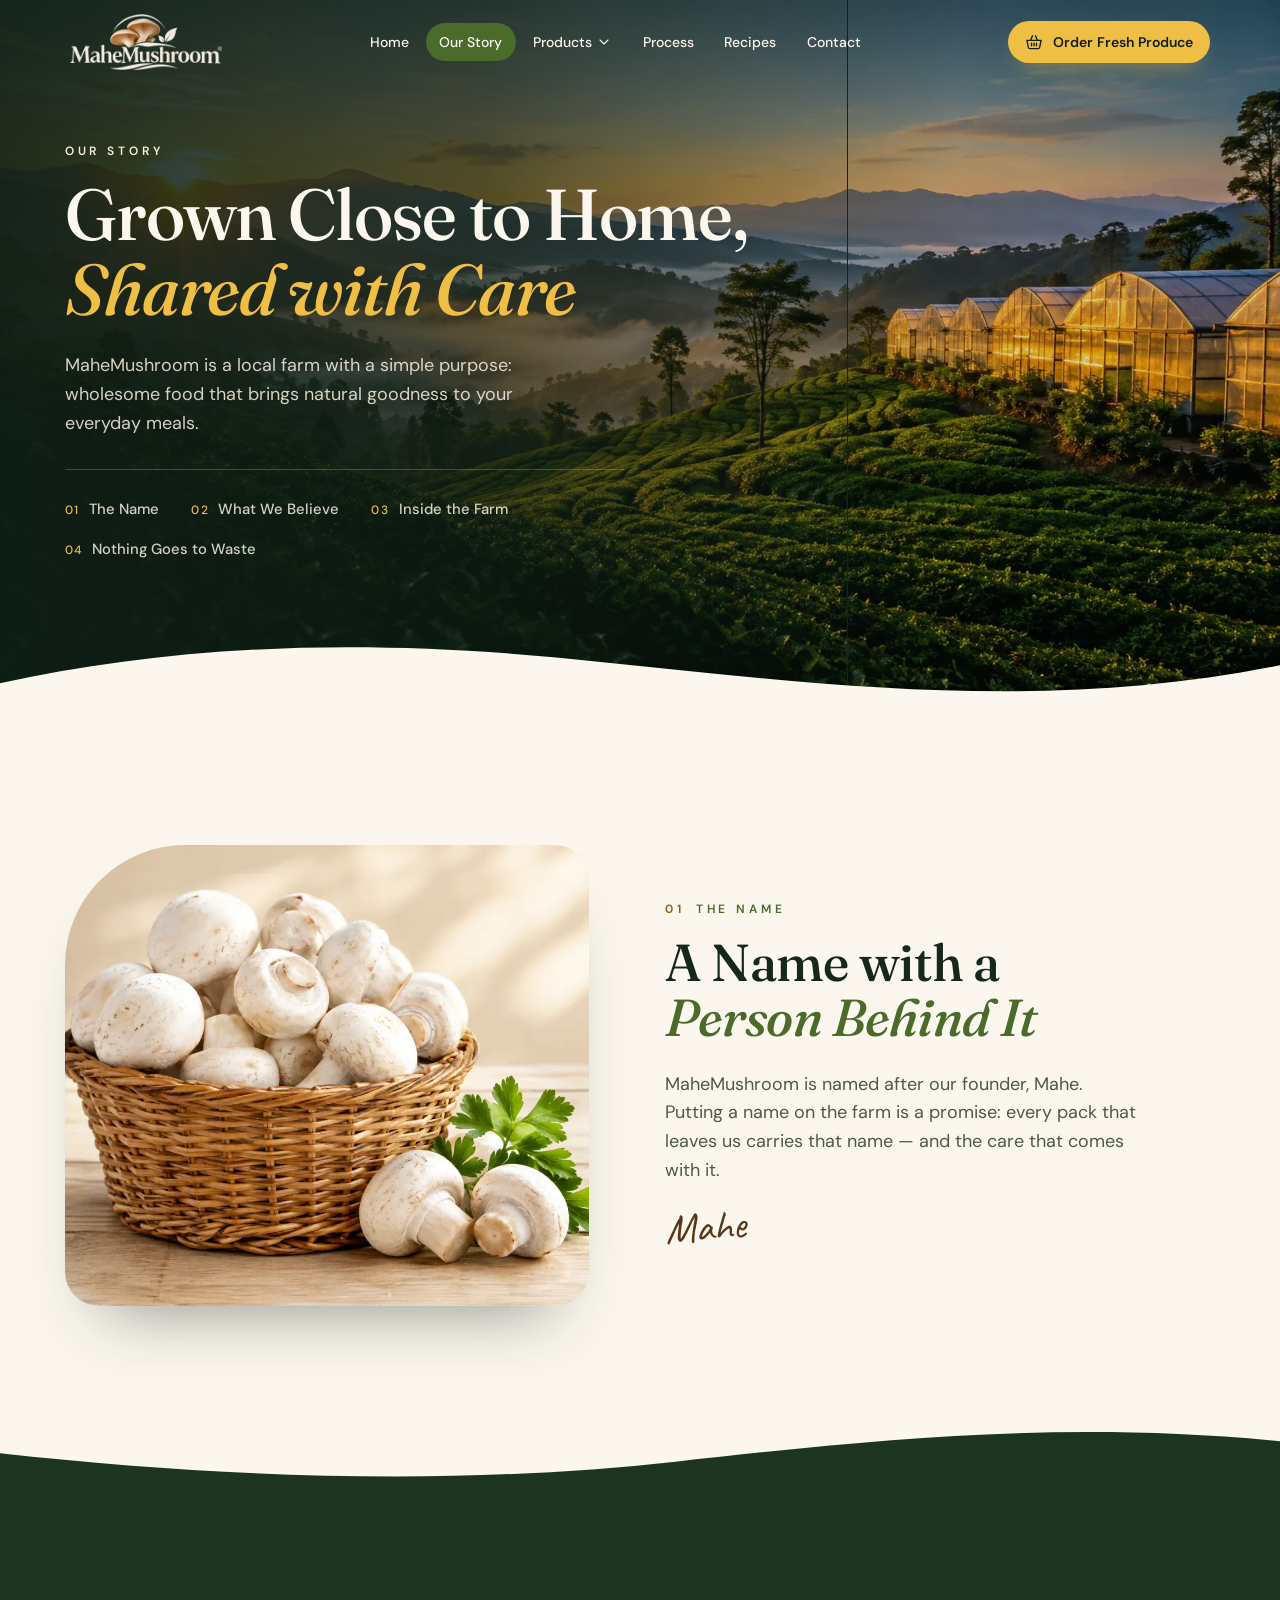
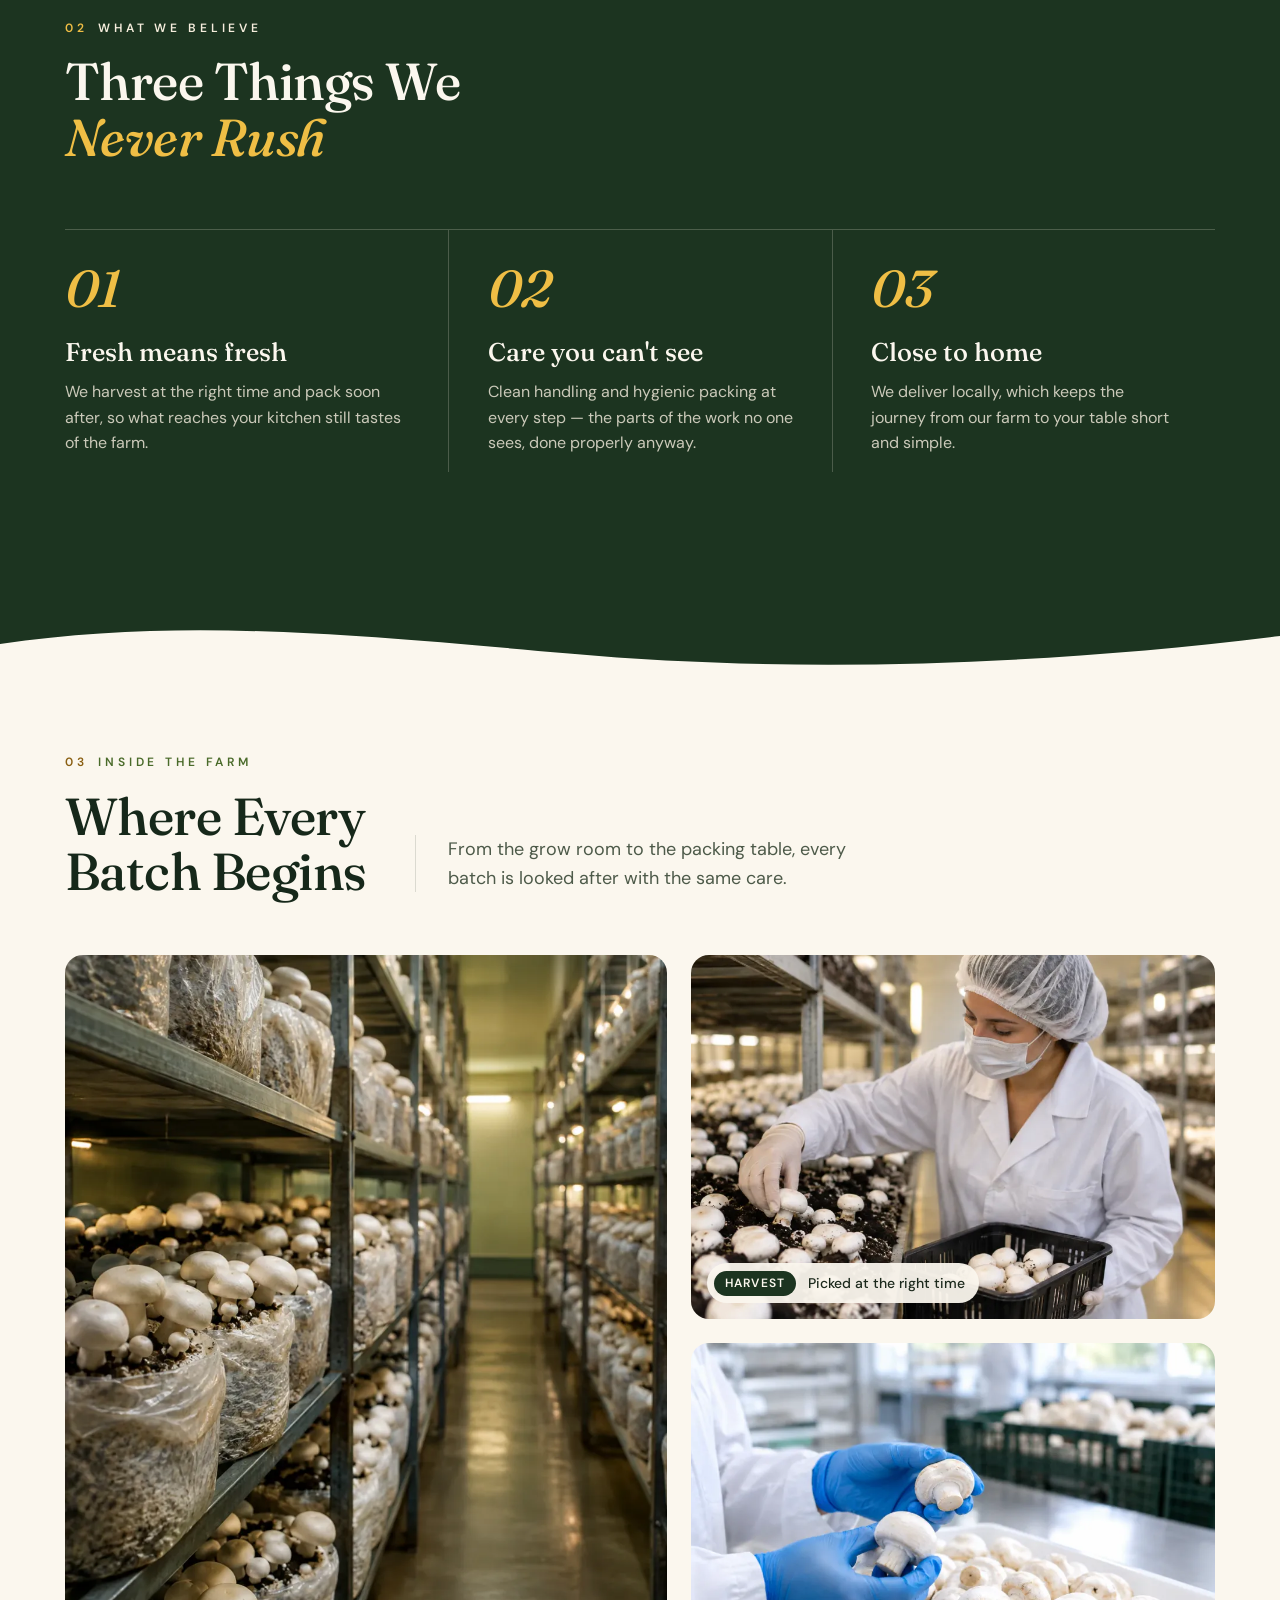
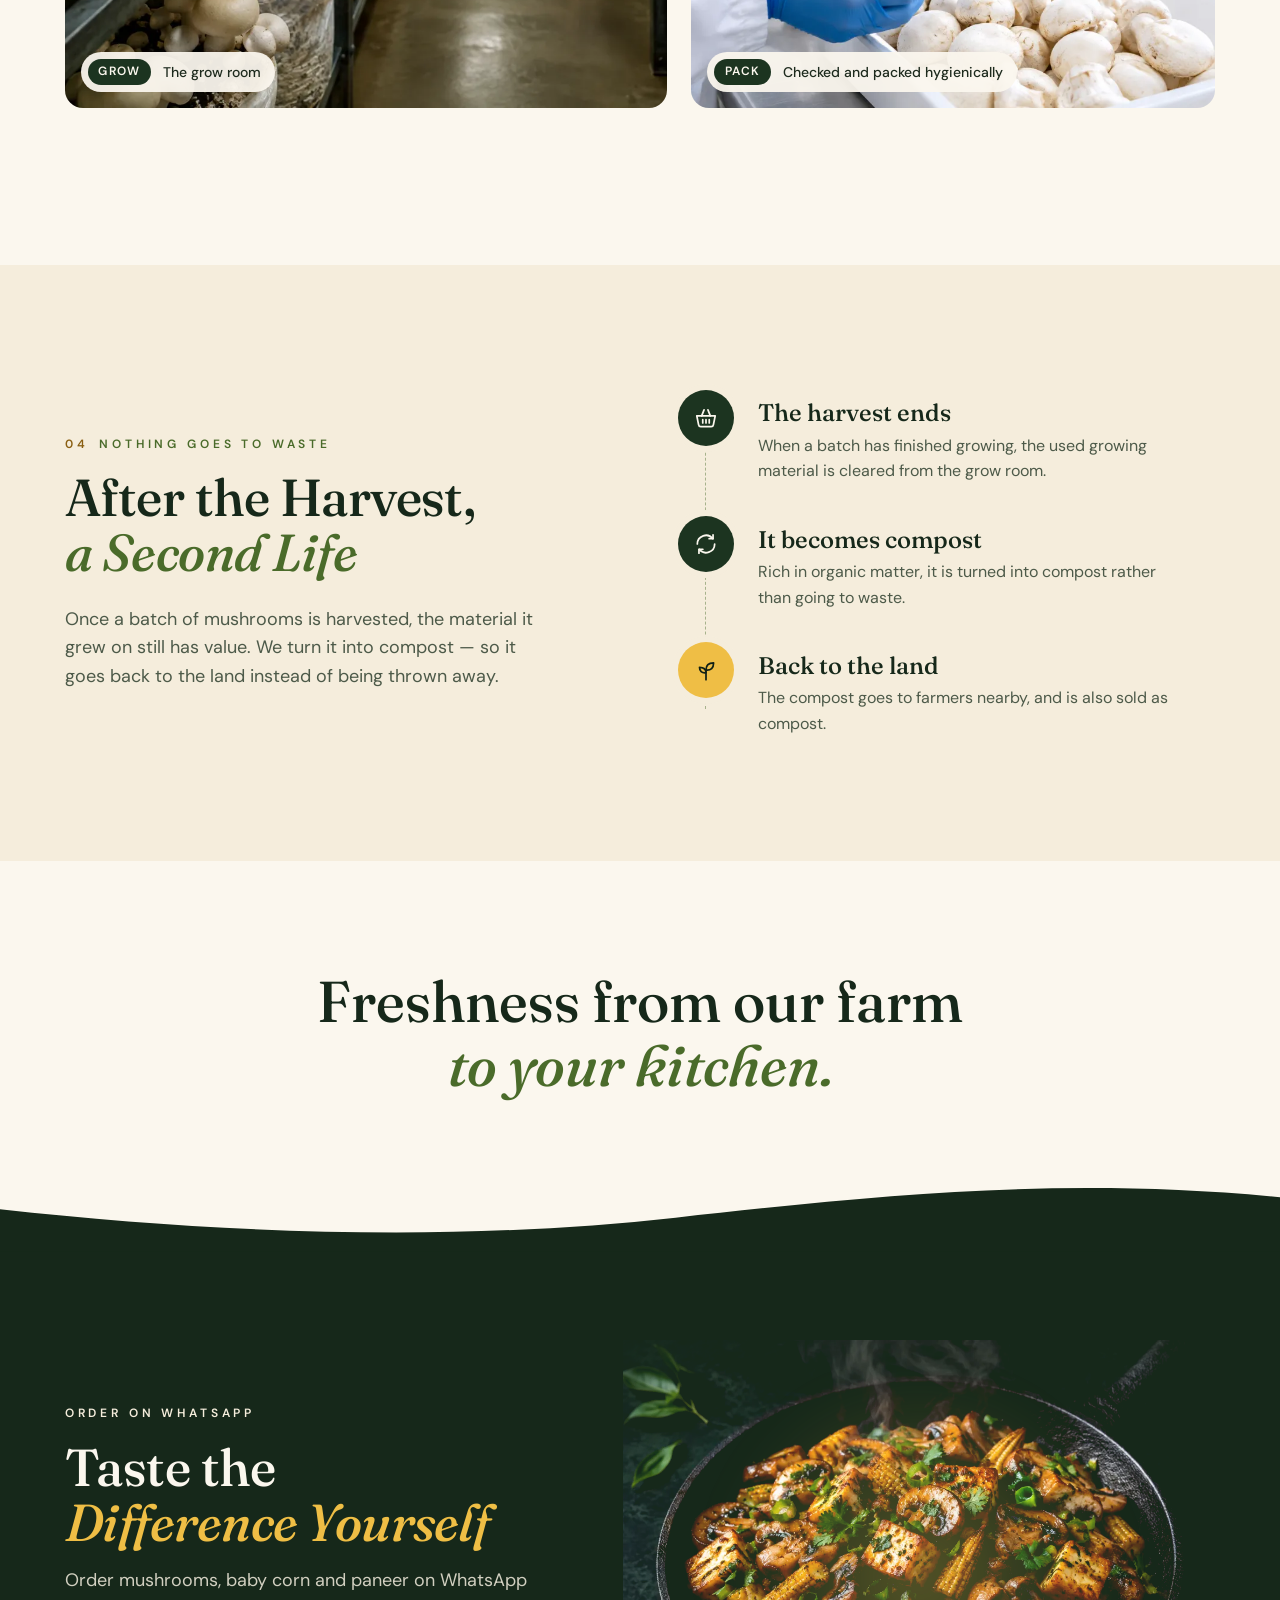
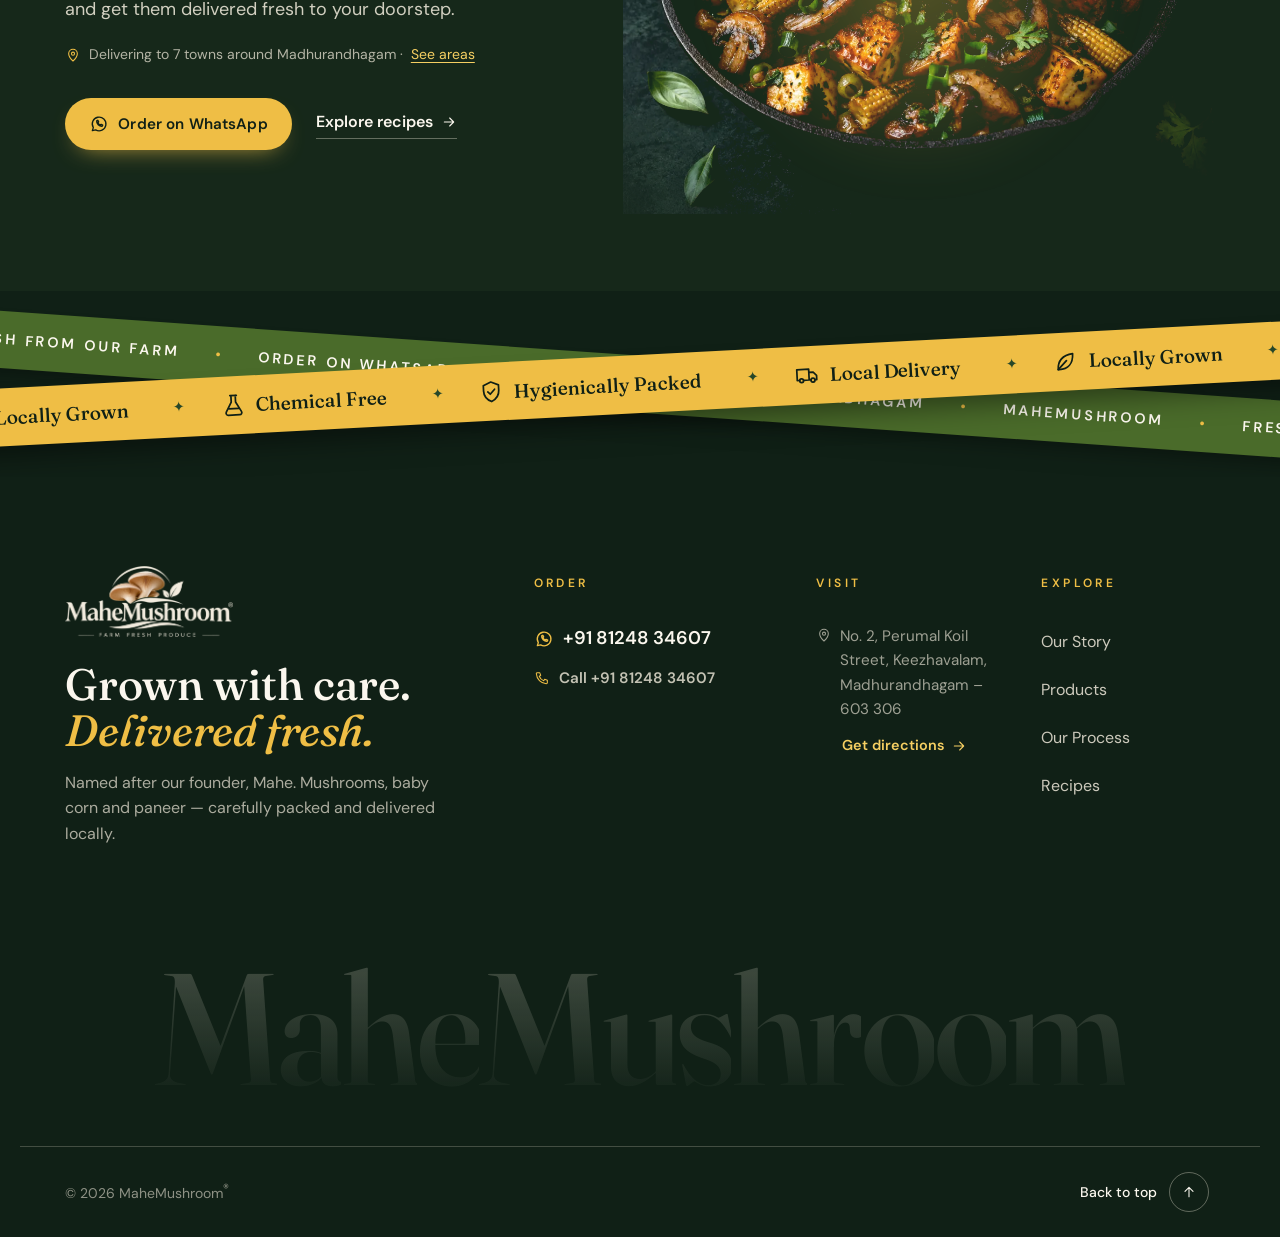
<file: our-story.html>
<!doctype html>
<html lang="en">
<head>
  <meta charset="utf-8" />
  <meta name="viewport" content="width=device-width, initial-scale=1" />
  <title>Our Story — MaheMushroom</title>
  <meta name="description" content="MaheMushroom is a local farm named after its founder, Mahe — growing, sourcing and packing wholesome food for your everyday meals." />
  <meta name="theme-color" content="#16281a" />
  <!-- link previews (LinkedIn, WhatsApp, Facebook, X) and the address Google should index -->
  <link rel="canonical" href="https://mahe-mushroom.netlify.app/our-story.html" />
  <meta property="og:type" content="website" />
  <meta property="og:site_name" content="MaheMushroom" />
  <meta property="og:locale" content="en_IN" />
  <meta property="og:title" content="Our Story — MaheMushroom" />
  <meta property="og:description" content="MaheMushroom is a local farm named after its founder, Mahe — growing, sourcing and packing wholesome food for your everyday meals." />
  <meta property="og:url" content="https://mahe-mushroom.netlify.app/our-story.html" />
  <meta property="og:image" content="https://mahe-mushroom.netlify.app/assets/og-image.jpg" />
  <meta property="og:image:width" content="1200" />
  <meta property="og:image:height" content="630" />
  <meta property="og:image:alt" content="MaheMushroom: fresh mushrooms, baby corn and paneer, delivered around Madhurandhagam" />
  <meta name="twitter:card" content="summary_large_image" />
  <link rel="icon" href="assets/logo-mark.webp" />
  <link rel="preconnect" href="https://fonts.googleapis.com" />
  <link rel="preconnect" href="https://fonts.gstatic.com" crossorigin />
  <link href="https://fonts.googleapis.com/css2?family=Caveat:wght@500&family=DM+Sans:opsz,wght@9..40,400;9..40,500;9..40,600&family=Fraunces:ital,opsz,wght,SOFT@0,9..144,500..700,0..100;1,9..144,500..700,0..100&display=swap" rel="stylesheet" />
  <link rel="preload" as="image" href="assets/img/story-hero.webp" />
  <link rel="stylesheet" href="styles.css" />
</head>
<body>
  <!-- Icon sprite: 24px grid, 1.6 stroke, round caps -->
  <svg width="0" height="0" class="sprite" aria-hidden="true">
    <defs>
      <symbol id="i-arrow-up" viewBox="0 0 24 24"><path d="M12 19V5M6 11l6-6 6 6"/></symbol>
      <symbol id="i-arrow-right" viewBox="0 0 24 24"><path d="M5 12h14M13 6l6 6-6 6"/></symbol>
      <symbol id="i-chevron-down" viewBox="0 0 24 24"><path d="M6 9l6 6 6-6"/></symbol>
      <symbol id="i-whatsapp" viewBox="0 0 24 24"><path d="M4 20l1.2-3.7A8.2 8.2 0 1 1 8 19z"/><path d="M9.2 8.3c-.2 3.4 3 6.6 6.4 6.5l.9-1.4-1.9-1-1 .8c-1-.4-2.4-1.8-2.8-2.8l.8-1-1-1.9z"/></symbol>
      <symbol id="i-truck" viewBox="0 0 24 24"><path d="M5.2 16.5H3v-10h11v10H8.8M14 9.5h4l3 3v4h-1.7M14 16.5h1.7"/><circle cx="7" cy="16.8" r="1.8"/><circle cx="17.5" cy="16.8" r="1.8"/></symbol>
      <symbol id="i-leaf" viewBox="0 0 24 24"><path d="M5 19c0-8 5-13 14-14 0 9-5 14-13 14z"/><path d="M5 19l8-8"/></symbol>
      <symbol id="i-flask" viewBox="0 0 24 24"><path d="M9 3h6M10 3v6l-5 9a2 2 0 0 0 1.8 3h10.4a2 2 0 0 0 1.8-3l-5-9V3"/><path d="M7.4 15h9.2"/></symbol>
      <symbol id="i-shield" viewBox="0 0 24 24"><path d="M12 3l7 3v5c0 4.5-3 8.2-7 10-4-1.8-7-5.5-7-10V6z"/><path d="M8.8 12l2.2 2.2 4.2-4.4"/></symbol>
      <symbol id="i-basket" viewBox="0 0 24 24"><path d="M3.5 10h17l-1.7 8.3a2 2 0 0 1-2 1.7H7.2a2 2 0 0 1-2-1.7z"/><path d="M8 10l2.2-5.5M16 10l-2.2-5.5M9 13.5v3M12 13.5v3M15 13.5v3"/></symbol>
      <symbol id="i-cycle" viewBox="0 0 24 24"><path d="M20 12a8 8 0 0 1-14.3 4.9M4 12a8 8 0 0 1 14.3-4.9"/><path d="M18.5 3.5v3.6h-3.6M5.5 20.5v-3.6h3.6"/></symbol>
      <symbol id="i-sprout" viewBox="0 0 24 24"><path d="M12 21v-9"/><path d="M12 12c0-4 2.5-6.5 7-6.5 0 4.5-2.5 7-7 6.5z"/><path d="M12 14.5c0-3-2-5-6-5 0 3.5 2 5.5 6 5z"/></symbol>
      <symbol id="i-menu" viewBox="0 0 24 24"><path d="M4 7h16M4 12h16M4 17h10"/></symbol>
      <symbol id="i-building" viewBox="0 0 24 24"><path d="M5 21V4.5A1.5 1.5 0 0 1 6.5 3h7A1.5 1.5 0 0 1 15 4.5V21M15 9h3.5A1.5 1.5 0 0 1 20 10.5V21M3 21h18M8.5 7h3M8.5 11h3M8.5 15h3"/></symbol>
      <symbol id="i-home" viewBox="0 0 24 24"><path d="M4 10.5L12 4l8 6.5V20a1 1 0 0 1-1 1h-4.5v-6h-5v6H5a1 1 0 0 1-1-1z"/></symbol>
      <symbol id="i-store" viewBox="0 0 24 24"><path d="M4 9.5V20h16V9.5M3 9.5l1.6-5.2A1 1 0 0 1 5.6 3.5h12.8a1 1 0 0 1 1 .8L21 9.5M3 9.5a3 3 0 0 0 6 0 3 3 0 0 0 6 0 3 3 0 0 0 6 0M9.5 20v-5h5v5"/></symbol>
      <symbol id="i-play" viewBox="0 0 24 24"><circle cx="12" cy="12" r="9"/><path d="M10.2 8.6l5 3.4-5 3.4z"/></symbol>
      <symbol id="i-box" viewBox="0 0 24 24"><path d="M3.5 8L12 4l8.5 4v8.5L12 20.5l-8.5-4z"/><path d="M3.5 8l8.5 4 8.5-4M12 12v8.5M7.8 6l8.4 4"/></symbol>
      <symbol id="i-close" viewBox="0 0 24 24"><path d="M6 6l12 12M18 6L6 18"/></symbol>
      <symbol id="i-phone" viewBox="0 0 24 24"><path d="M5 4h3.5l1.6 4-2.2 1.4a11 11 0 0 0 6.7 6.7l1.4-2.2 4 1.6V19a1.5 1.5 0 0 1-1.6 1.5A16 16 0 0 1 3.5 5.6 1.5 1.5 0 0 1 5 4z"/></symbol>
      <symbol id="i-pin" viewBox="0 0 24 24"><path d="M12 21s-6.5-6-6.5-11a6.5 6.5 0 0 1 13 0c0 5-6.5 11-6.5 11z"/><circle cx="12" cy="10" r="2.3"/></symbol>
    </defs>
  </svg>

  <a class="skip-link" href="#main">Skip to content</a>

  <!-- ============ Header ============ -->
  <header class="site-header" data-header>
    <div class="container header-inner">
      <a class="brand" href="index.html" aria-label="MaheMushroom — home">
        <img class="brand-logo brand-logo--light" src="assets/logo-light-mark.webp" alt="" width="1387" height="512" />
        <img class="brand-logo brand-logo--color" src="assets/logo-mark.webp" alt="" width="1387" height="512" />
      </a>

      <nav class="primary-nav" aria-label="Main">
        <ul>
          <li><a href="index.html">Home</a></li>
          <li><a href="our-story.html" aria-current="page">Our Story</a></li>
          <li class="has-menu">
            <button type="button" class="nav-menu-btn" aria-expanded="false" aria-controls="products-menu">
              Products <svg class="icon icon--sm"><use href="#i-chevron-down"/></svg>
            </button>
            <ul class="nav-dropdown" id="products-menu" hidden>
              <li><a href="index.html#product-mushroom">Mushroom</a></li>
              <li><a href="index.html#product-babycorn">Baby Corn</a></li>
              <li><a href="index.html#product-paneer">Paneer</a></li>
            </ul>
          </li>
          <li><a href="index.html#process">Process</a></li>
          <li><a href="recipes.html">Recipes</a></li>
          <li><a href="#contact">Contact</a></li>
        </ul>
      </nav>

      <div class="header-actions">
        <button type="button" class="btn btn--gold btn--sm header-order" data-order>
          <svg class="icon"><use href="#i-basket"/></svg><span>Order Fresh Produce</span>
        </button>
        <button type="button" class="icon-btn menu-toggle" aria-expanded="false" aria-controls="mobile-menu" aria-label="Open menu" data-menu-toggle>
          <svg class="icon"><use href="#i-menu"/></svg>
        </button>
      </div>
    </div>
  </header>

  <!-- Mobile menu -->
  <div class="mobile-menu" id="mobile-menu" hidden data-mobile-menu>
    <nav aria-label="Mobile">
      <ol>
        <li><a href="index.html">Home</a></li>
        <li><a href="our-story.html" aria-current="page">Our Story</a></li>
        <li><a href="index.html#products">Products</a></li>
        <li><a href="index.html#process">Our Process</a></li>
        <li><a href="recipes.html">Recipes</a></li>
        <li><a href="#contact">Contact</a></li>
      </ol>
    </nav>
    <button type="button" class="btn btn--gold btn--block" data-order>
      <svg class="icon"><use href="#i-whatsapp"/></svg><span>Order on WhatsApp</span>
    </button>
  </div>

  <main id="main">
    <!-- ============ Opening ============ -->
    <section class="page-hero" data-hero aria-labelledby="page-title">
      <div class="page-hero-media">
        <img src="assets/img/story-hero.webp" alt="Misty green hills at sunrise around the farm" width="1536" height="864" fetchpriority="high" />
      </div>
      <div class="container page-hero-inner">
        <p class="eyebrow eyebrow--light hero-rise" style="--d:0">Our Story</p>
        <h1 id="page-title" class="page-title">
          <span class="hero-rise" style="--d:1">Grown Close to Home,</span>
          <span class="hero-rise" style="--d:2"><em>Shared with Care</em></span>
        </h1>
        <p class="hero-lede hero-rise" style="--d:3">
          MaheMushroom is a local farm with a simple purpose: wholesome food that brings
          natural goodness to your everyday meals.
        </p>
        <nav class="chapter-index hero-rise" style="--d:4" aria-label="Chapters">
          <a href="#name"><span>01</span>The Name</a>
          <a href="#belief"><span>02</span>What We Believe</a>
          <a href="#farm"><span>03</span>Inside the Farm</a>
          <a href="#waste"><span>04</span>Nothing Goes to Waste</a>
        </nav>
      </div>
      <svg class="wave wave--hero" viewBox="0 0 1440 110" preserveAspectRatio="none" aria-hidden="true">
        <path d="M0 64C180 22 380 6 640 34s520 70 800 8V110H0z"/>
      </svg>
    </section>

    <!-- ============ Chapter 01 · The name ============ -->
    <section class="chapter section" id="name" aria-labelledby="name-title">
      <div class="container name-grid">
        <figure class="name-media" data-reveal>
          <img src="assets/img/story-basket.webp" alt="A basket of freshly harvested mushrooms" width="1000" height="800" loading="lazy" />
        </figure>
        <div class="name-copy" data-reveal style="--d:1">
          <p class="eyebrow"><span class="chapter-num">01</span>The Name</p>
          <h2 id="name-title" class="display-2">A Name with a<br /><em>Person Behind It</em></h2>
          <p class="body-lg">
            MaheMushroom is named after our founder, Mahe. Putting a name on the farm is a promise:
            every pack that leaves us carries that name — and the care that comes with it.
          </p>
          <p class="signature" aria-hidden="true">Mahe</p>
        </div>
      </div>
    </section>

    <!-- ============ Chapter 02 · Beliefs ============ -->
    <section class="belief section" id="belief" aria-labelledby="belief-title">
      <svg class="wave wave--products" viewBox="0 0 1440 90" preserveAspectRatio="none" aria-hidden="true">
        <path d="M0 90V40C260 70 520 78 760 50S1200 2 1440 26V90z"/>
      </svg>
      <div class="container">
        <div class="belief-head" data-reveal>
          <p class="eyebrow eyebrow--light"><span class="chapter-num">02</span>What We Believe</p>
          <h2 id="belief-title" class="display-2 display-2--light">Three Things We<br /><em>Never Rush</em></h2>
        </div>
        <ol class="beliefs" role="list">
          <li data-reveal style="--d:0">
            <span class="belief-num" aria-hidden="true">01</span>
            <h3>Fresh means fresh</h3>
            <p>We harvest at the right time and pack soon after, so what reaches your kitchen still tastes of the farm.</p>
          </li>
          <li data-reveal style="--d:1">
            <span class="belief-num" aria-hidden="true">02</span>
            <h3>Care you can't see</h3>
            <p>Clean handling and hygienic packing at every step — the parts of the work no one sees, done properly anyway.</p>
          </li>
          <li data-reveal style="--d:2">
            <span class="belief-num" aria-hidden="true">03</span>
            <h3>Close to home</h3>
            <p>We deliver locally, which keeps the journey from our farm to your table short and simple.</p>
          </li>
        </ol>
      </div>
    </section>

    <!-- ============ Chapter 03 · Inside the farm ============ -->
    <section class="farm section" id="farm" aria-labelledby="farm-title">
      <svg class="wave wave--process" viewBox="0 0 1440 80" preserveAspectRatio="none" aria-hidden="true">
        <path d="M0 0h1440v30C1180 66 900 78 640 52S200 8 0 40z"/>
      </svg>
      <div class="container">
        <div class="farm-head" data-reveal>
          <div>
            <p class="eyebrow"><span class="chapter-num">03</span>Inside the Farm</p>
            <h2 id="farm-title" class="display-2">Where Every<br />Batch Begins</h2>
          </div>
          <p class="body-lg">From the grow room to the packing table, every batch is looked after with the same care.</p>
        </div>

        <div class="farm-gallery">
          <figure class="farm-shot farm-shot--tall" data-reveal style="--d:0">
            <img src="assets/img/story-growroom.webp" alt="Mushroom grow bags on shelves inside the grow room" width="1000" height="1250" loading="lazy" />
            <figcaption><span>Grow</span>The grow room</figcaption>
          </figure>
          <figure class="farm-shot" data-reveal style="--d:1">
            <img src="assets/img/story-harvest.webp" alt="Mushrooms being picked by hand into a crate" width="900" height="720" loading="lazy" />
            <figcaption><span>Harvest</span>Picked at the right time</figcaption>
          </figure>
          <figure class="farm-shot" data-reveal style="--d:2">
            <img src="assets/img/story-quality.webp" alt="Gloved hands checking mushrooms before packing" width="900" height="720" loading="lazy" />
            <figcaption><span>Pack</span>Checked and packed hygienically</figcaption>
          </figure>
        </div>
      </div>
    </section>

    <!-- ============ Chapter 04 · Nothing goes to waste ============ -->
    <section class="waste section" id="waste" aria-labelledby="waste-title">
      <div class="container waste-grid">
        <div class="waste-copy" data-reveal>
          <p class="eyebrow"><span class="chapter-num">04</span>Nothing Goes to Waste</p>
          <h2 id="waste-title" class="display-2">After the Harvest,<br /><em>a Second Life</em></h2>
          <p class="body-lg">
            Once a batch of mushrooms is harvested, the material it grew on still has value.
            We turn it into compost — so it goes back to the land instead of being thrown away.
          </p>
        </div>
        <ol class="cycle" role="list">
          <li data-reveal style="--d:0">
            <span class="cycle-icon"><svg class="icon icon--md"><use href="#i-basket"/></svg></span>
            <div>
              <h3>The harvest ends</h3>
              <p>When a batch has finished growing, the used growing material is cleared from the grow room.</p>
            </div>
          </li>
          <li data-reveal style="--d:1">
            <span class="cycle-icon"><svg class="icon icon--md"><use href="#i-cycle"/></svg></span>
            <div>
              <h3>It becomes compost</h3>
              <p>Rich in organic matter, it is turned into compost rather than going to waste.</p>
            </div>
          </li>
          <li data-reveal style="--d:2">
            <span class="cycle-icon"><svg class="icon icon--md"><use href="#i-sprout"/></svg></span>
            <div>
              <h3>Back to the land</h3>
              <p>The compost goes to farmers nearby, and is also sold as compost.</p>
            </div>
          </li>
        </ol>
      </div>
    </section>

    <!-- ============ Closing line + order ============ -->
    <section class="statement" aria-label="Our promise">
      <div class="container">
        <p class="statement-text" data-reveal>Freshness from our farm <em>to your kitchen.</em></p>
      </div>
    </section>

    <section class="order-band" aria-labelledby="cta-title">
      <svg class="wave wave--band" viewBox="0 0 1440 90" preserveAspectRatio="none" aria-hidden="true">
        <path d="M0 90V40C260 70 520 78 760 50S1200 2 1440 26V90z"/>
      </svg>
      <div class="container order-band-grid">
        <div class="order-band-copy" data-reveal>
          <p class="eyebrow eyebrow--light">Order on WhatsApp</p>
          <h2 id="cta-title" class="display-2 display-2--light">Taste the<br /><em>Difference Yourself</em></h2>
          <p class="order-band-text">Order mushrooms, baby corn and paneer on WhatsApp and get them delivered fresh to your doorstep.</p>
          <p class="order-band-area"><svg class="icon icon--sm"><use href="#i-pin"/></svg>Delivering to 7 towns around Madhurandhagam · <a href="index.html#delivery">See areas</a></p>
          <div class="order-band-actions">
            <button type="button" class="btn btn--gold" data-order>
              <svg class="icon"><use href="#i-whatsapp"/></svg><span>Order on WhatsApp</span>
            </button>
            <a class="text-arrow" href="recipes.html"><span>Explore recipes</span><svg class="icon icon--sm"><use href="#i-arrow-right"/></svg></a>
          </div>
        </div>
        <!-- the dish floats on a warm glow with steam rising; a handwritten note points to it -->
        <div class="order-band-dish" data-reveal>
          <div class="dish-glow" aria-hidden="true"></div>
          <img class="dish-img" src="assets/img/cta-pan.webp" alt="A pan of sautéed mushrooms, baby corn and paneer" width="1100" height="880" loading="lazy" />
          <span class="steam" aria-hidden="true"></span><span class="steam" aria-hidden="true"></span><span class="steam" aria-hidden="true"></span>
        </div>
      </div>
      <!-- our promise on two crossing tapes that scroll in opposite directions (each list repeats for a seamless loop) -->
      <div class="ribbon" aria-label="Our promise">
        <div class="tape tape--back" aria-hidden="true">
          <div class="tape-track tape-track--reverse">
            <ul aria-hidden="true">
              <li>Fresh from our farm</li>
              <li>Order on WhatsApp</li>
              <li>Delivering around Madhurandhagam</li>
              <li>MaheMushroom</li>
            </ul>
            <ul aria-hidden="true">
              <li>Fresh from our farm</li>
              <li>Order on WhatsApp</li>
              <li>Delivering around Madhurandhagam</li>
              <li>MaheMushroom</li>
            </ul>
          </div>
        </div>
        <div class="tape tape--front">
          <div class="tape-track">
            <ul role="list">
              <li><svg class="icon icon--md"><use href="#i-leaf"/></svg>Locally Grown</li>
              <li><svg class="icon icon--md"><use href="#i-flask"/></svg>Chemical Free</li>
              <li><svg class="icon icon--md"><use href="#i-shield"/></svg>Hygienically Packed</li>
              <li><svg class="icon icon--md"><use href="#i-truck"/></svg>Local Delivery</li>
            </ul>
            <ul aria-hidden="true">
              <li><svg class="icon icon--md"><use href="#i-leaf"/></svg>Locally Grown</li>
              <li><svg class="icon icon--md"><use href="#i-flask"/></svg>Chemical Free</li>
              <li><svg class="icon icon--md"><use href="#i-shield"/></svg>Hygienically Packed</li>
              <li><svg class="icon icon--md"><use href="#i-truck"/></svg>Local Delivery</li>
            </ul>
          </div>
        </div>
      </div>
    </section>
  </main>

  <!-- ============ Footer / Contact ============ -->
  <footer class="site-footer" id="contact">
    <div class="container footer-top">
      <div class="footer-brand" data-reveal>
        <img src="assets/logo-light.webp" alt="MaheMushroom — Farm Fresh Produce" width="1387" height="579" loading="lazy" />
        <p class="footer-statement">Grown with care.<br /><em>Delivered fresh.</em></p>
        <p class="footer-blurb">Named after our founder, Mahe. Mushrooms, baby corn and paneer — carefully packed and delivered locally.</p>
      </div>
      <div class="footer-cols">
        <div class="footer-col" data-reveal style="--d:1">
          <h2 class="footer-title">Order</h2>
          <ul role="list">
            <li><a class="footer-wa" href="https://wa.me/918124834607" target="_blank" rel="noopener"><svg class="icon"><use href="#i-whatsapp"/></svg>+91 81248 34607</a></li>
            <li><a class="footer-call" href="tel:+918124834607"><svg class="icon icon--sm"><use href="#i-phone"/></svg>Call +91 81248 34607</a></li>
          </ul>
        </div>
        <div class="footer-col" data-reveal style="--d:2">
          <h2 class="footer-title">Visit</h2>
          <ul role="list">
            <li class="footer-muted"><svg class="icon icon--sm"><use href="#i-pin"/></svg><span>No. 2, Perumal Koil Street, Keezhavalam, Madhurandhagam – 603 306</span></li>
            <li><a class="footer-directions" href="https://www.google.com/maps/search/?api=1&query=No%202%20Perumal%20Koil%20Street%2C%20Keezhavalam%2C%20Madhurandhagam%20603306" target="_blank" rel="noopener">Get directions <svg class="icon icon--sm"><use href="#i-arrow-right"/></svg></a></li>
          </ul>
        </div>
        <div class="footer-col" data-reveal style="--d:3">
          <h2 class="footer-title">Explore</h2>
          <ul role="list" class="footer-links">
            <li><a href="our-story.html">Our Story</a></li>
            <li><a href="index.html#products">Products</a></li>
            <li><a href="index.html#process">Our Process</a></li>
            <li><a href="recipes.html">Recipes</a></li>
          </ul>
        </div>
      </div>
    </div>

    <!-- closing flourish: the full brand name rises letter by letter -->
    <div class="container footer-wordmark" aria-hidden="true" data-reveal>
      <p><span style="--i:0">M</span><span style="--i:1">a</span><span style="--i:2">h</span><span style="--i:3">e</span><span style="--i:4">M</span><span style="--i:5">u</span><span style="--i:6">s</span><span style="--i:7">h</span><span style="--i:8">r</span><span style="--i:9">o</span><span style="--i:10">o</span><span style="--i:11">m</span></p>
    </div>

    <div class="container footer-base">
      <p>© 2026 MaheMushroom<sup>®</sup></p>
      <button type="button" class="to-top" data-to-top><span>Back to top</span><span class="to-top-dot"><svg class="icon icon--sm"><use href="#i-arrow-up"/></svg></span></button>
    </div>

  </footer>


  <dialog class="order-dialog" data-order-dialog aria-labelledby="order-title">
    <form method="dialog" class="order-form" data-order-form novalidate>
      <button type="button" class="icon-btn order-close" aria-label="Close" data-order-close><svg class="icon"><use href="#i-close"/></svg></button>
      <p class="eyebrow">Order on WhatsApp</p>
      <h2 id="order-title" class="order-title">Your order</h2>
      <p class="order-area"><svg class="icon icon--sm"><use href="#i-pin"/></svg><span>We deliver only to the <b>7 towns</b> below, around our shop in Madhurandhagam.</span></p>
      <p class="order-step"><span>1</span>Choose your packs</p>
      <div class="order-cart" data-order-cart></div>
      <p class="order-total" data-order-total aria-live="polite"></p>

      <p class="order-step"><span>2</span>Your town</p>
      <fieldset class="town-pick" data-town-pick>
        <legend class="visually-hidden">Your town</legend>
        <label class="town-chip"><input type="radio" name="town" value="Madhurandhagam" /><span>Madhurandhagam</span></label>
        <label class="town-chip"><input type="radio" name="town" value="Chengalpattu" /><span>Chengalpattu</span></label>
        <label class="town-chip"><input type="radio" name="town" value="Thirukazhukuntram" /><span>Thirukazhukuntram</span></label>
        <label class="town-chip"><input type="radio" name="town" value="Mahabalipuram" /><span>Mahabalipuram</span></label>
        <label class="town-chip"><input type="radio" name="town" value="Kalpakkam" /><span>Kalpakkam</span></label>
        <label class="town-chip"><input type="radio" name="town" value="Anupuram" /><span>Anupuram</span></label>
        <label class="town-chip"><input type="radio" name="town" value="Melmaruvathur" /><span>Melmaruvathur</span></label>
      </fieldset>
      <p class="order-step"><span>3</span>Delivery address</p>
      <fieldset class="order-type">
        <legend class="visually-hidden">Delivering to</legend>
        <label class="type-card"><input type="radio" name="place" value="apartment" checked /><span><svg class="icon"><use href="#i-building"/></svg>Apartment</span></label>
        <label class="type-card"><input type="radio" name="place" value="street" /><span><svg class="icon"><use href="#i-home"/></svg>Street / House</span></label>
      </fieldset>

      <div class="order-fields" data-fields="apartment">
        <label class="field"><span>Apartment name</span><input name="apartment" autocomplete="off" placeholder="e.g. Green Park Residency" data-required="Please add your apartment name" /></label>
        <label class="field"><span>Block &amp; flat no.</span><input name="flat" autocomplete="off" placeholder="e.g. Block B, Flat 12" data-required="Please add your block and flat number" /></label>
      </div>
      <div class="order-fields" data-fields="street" hidden>
        <label class="field"><span>Door no.</span><input name="door" autocomplete="off" placeholder="e.g. No. 5" data-required="Please add your door number" /></label>
        <label class="field"><span>Street name</span><input name="street" autocomplete="off" placeholder="e.g. Perumal Koil Street" data-required="Please add your street name" /></label>
      </div>
      <div class="order-fields order-fields--single">
        <label class="field"><span>Landmark <small>(optional)</small></span><input name="landmark" autocomplete="off" placeholder="e.g. Near the temple" /></label>
      </div>
      <p class="order-error" role="alert" data-order-error></p>

      <details class="order-preview">
        <summary>Preview your WhatsApp message</summary>
        <div class="chat-preview"><p class="chat-bubble" data-order-message></p></div>
      </details>
      <a class="btn btn--gold btn--block" href="https://wa.me/918124834607" target="_blank" rel="noopener" data-order-link>
        <svg class="icon"><use href="#i-whatsapp"/></svg><span>Send order on WhatsApp</span>
      </a>
      <p class="order-note">Opens WhatsApp to +91 81248 34607 with your order ready to send</p>
    </form>
  </dialog>


  <script src="main.js" defer></script>
</body>
</html>
</file>
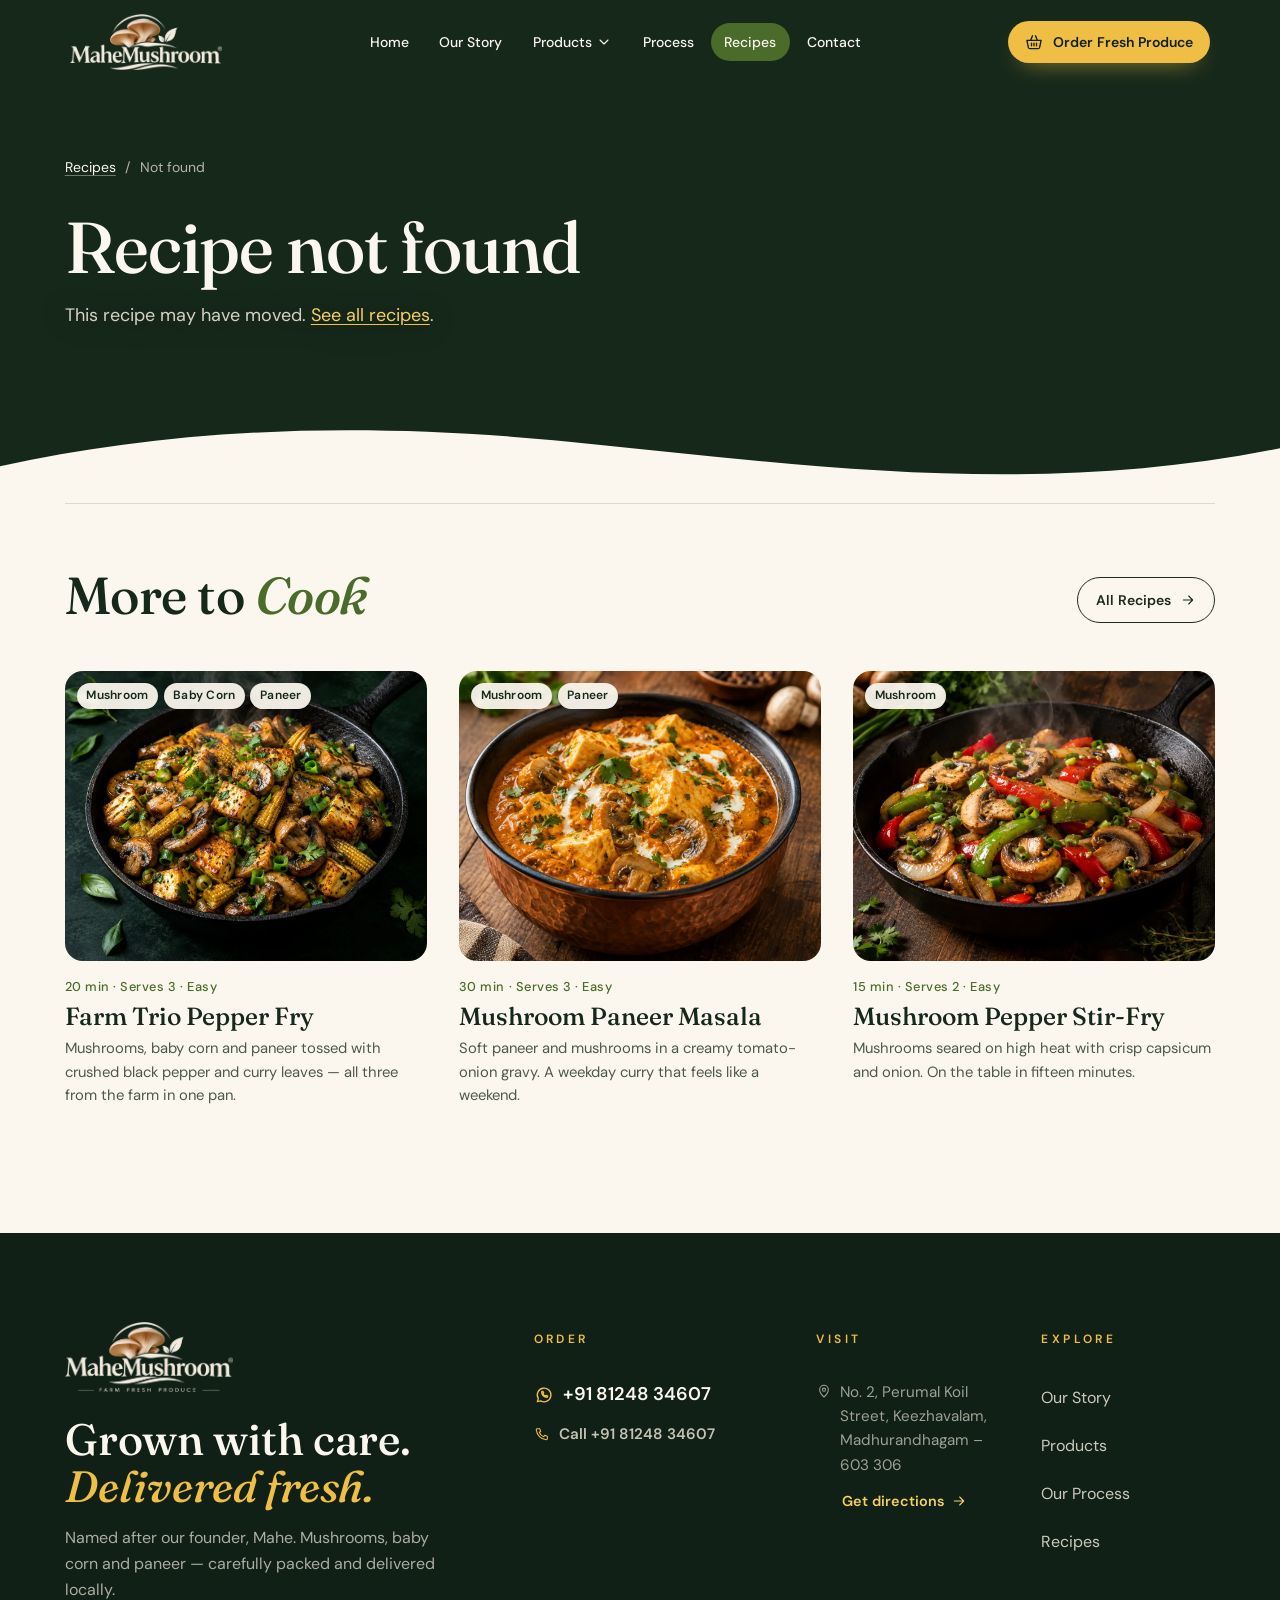
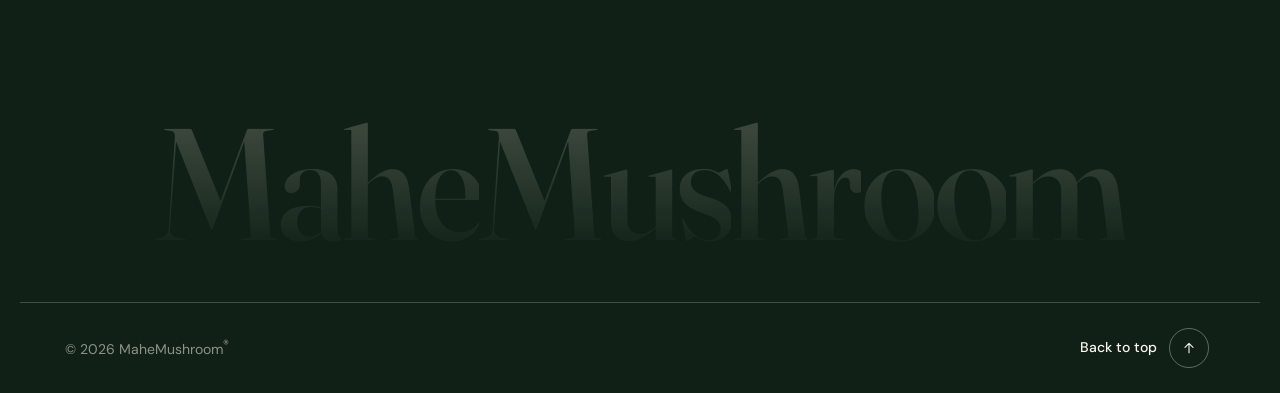
<file: recipe.html>
<!doctype html>
<html lang="en">
<head>
  <meta charset="utf-8" />
  <meta name="viewport" content="width=device-width, initial-scale=1" />
  <title>Recipe — MaheMushroom</title>
  <meta name="description" content="Simple, home-style recipes made with MaheMushroom mushrooms, baby corn and paneer." />
  <meta name="theme-color" content="#16281a" />
  <!-- link previews (LinkedIn, WhatsApp, Facebook, X) and the address Google should index -->
  <meta property="og:type" content="website" />
  <meta property="og:site_name" content="MaheMushroom" />
  <meta property="og:locale" content="en_IN" />
  <meta property="og:title" content="Recipes — MaheMushroom" />
  <meta property="og:description" content="Simple, home-style recipes made with MaheMushroom mushrooms, baby corn and paneer." />
  <meta property="og:image" content="https://mahe-mushroom.netlify.app/assets/og-image.jpg" />
  <meta property="og:image:width" content="1200" />
  <meta property="og:image:height" content="630" />
  <meta property="og:image:alt" content="MaheMushroom: fresh mushrooms, baby corn and paneer, delivered around Madhurandhagam" />
  <meta name="twitter:card" content="summary_large_image" />
  <link rel="icon" href="assets/logo-mark.webp" />
  <link rel="preconnect" href="https://fonts.googleapis.com" />
  <link rel="preconnect" href="https://fonts.gstatic.com" crossorigin />
  <link href="https://fonts.googleapis.com/css2?family=Caveat:wght@500&family=DM+Sans:opsz,wght@9..40,400;9..40,500;9..40,600&family=Fraunces:ital,opsz,wght,SOFT@0,9..144,500..700,0..100;1,9..144,500..700,0..100&display=swap" rel="stylesheet" />
    <link rel="stylesheet" href="styles.css" />
</head>
<body>
  <!-- Icon sprite: 24px grid, 1.6 stroke, round caps -->
  <svg width="0" height="0" class="sprite" aria-hidden="true">
    <defs>
      <symbol id="i-arrow-up" viewBox="0 0 24 24"><path d="M12 19V5M6 11l6-6 6 6"/></symbol>
      <symbol id="i-arrow-right" viewBox="0 0 24 24"><path d="M5 12h14M13 6l6 6-6 6"/></symbol>
      <symbol id="i-chevron-down" viewBox="0 0 24 24"><path d="M6 9l6 6 6-6"/></symbol>
      <symbol id="i-whatsapp" viewBox="0 0 24 24"><path d="M4 20l1.2-3.7A8.2 8.2 0 1 1 8 19z"/><path d="M9.2 8.3c-.2 3.4 3 6.6 6.4 6.5l.9-1.4-1.9-1-1 .8c-1-.4-2.4-1.8-2.8-2.8l.8-1-1-1.9z"/></symbol>
      <symbol id="i-clock" viewBox="0 0 24 24"><circle cx="12" cy="12" r="8.5"/><path d="M12 7.5V12l3 2"/></symbol>
      <symbol id="i-users" viewBox="0 0 24 24"><circle cx="9" cy="8.5" r="3.2"/><path d="M3.5 19c.6-3.2 2.8-5 5.5-5s4.9 1.8 5.5 5"/><path d="M15.5 5.6a3.2 3.2 0 0 1 0 6M17 14.3c2 .5 3.2 2.2 3.5 4.7"/></symbol>
      <symbol id="i-level" viewBox="0 0 24 24"><path d="M5 19v-4M10 19v-8M15 19v-6M20 19V5"/></symbol>
      <symbol id="i-check" viewBox="0 0 24 24"><path d="M5 12.5l4.5 4.5L19 7.5"/></symbol>
      <symbol id="i-truck" viewBox="0 0 24 24"><path d="M5.2 16.5H3v-10h11v10H8.8M14 9.5h4l3 3v4h-1.7M14 16.5h1.7"/><circle cx="7" cy="16.8" r="1.8"/><circle cx="17.5" cy="16.8" r="1.8"/></symbol>
      <symbol id="i-leaf" viewBox="0 0 24 24"><path d="M5 19c0-8 5-13 14-14 0 9-5 14-13 14z"/><path d="M5 19l8-8"/></symbol>
      <symbol id="i-flask" viewBox="0 0 24 24"><path d="M9 3h6M10 3v6l-5 9a2 2 0 0 0 1.8 3h10.4a2 2 0 0 0 1.8-3l-5-9V3"/><path d="M7.4 15h9.2"/></symbol>
      <symbol id="i-shield" viewBox="0 0 24 24"><path d="M12 3l7 3v5c0 4.5-3 8.2-7 10-4-1.8-7-5.5-7-10V6z"/><path d="M8.8 12l2.2 2.2 4.2-4.4"/></symbol>
      <symbol id="i-menu" viewBox="0 0 24 24"><path d="M4 7h16M4 12h16M4 17h10"/></symbol>
      <symbol id="i-building" viewBox="0 0 24 24"><path d="M5 21V4.5A1.5 1.5 0 0 1 6.5 3h7A1.5 1.5 0 0 1 15 4.5V21M15 9h3.5A1.5 1.5 0 0 1 20 10.5V21M3 21h18M8.5 7h3M8.5 11h3M8.5 15h3"/></symbol>
      <symbol id="i-home" viewBox="0 0 24 24"><path d="M4 10.5L12 4l8 6.5V20a1 1 0 0 1-1 1h-4.5v-6h-5v6H5a1 1 0 0 1-1-1z"/></symbol>
      <symbol id="i-store" viewBox="0 0 24 24"><path d="M4 9.5V20h16V9.5M3 9.5l1.6-5.2A1 1 0 0 1 5.6 3.5h12.8a1 1 0 0 1 1 .8L21 9.5M3 9.5a3 3 0 0 0 6 0 3 3 0 0 0 6 0 3 3 0 0 0 6 0M9.5 20v-5h5v5"/></symbol>
      <symbol id="i-basket" viewBox="0 0 24 24"><path d="M3.5 10h17l-1.7 8.3a2 2 0 0 1-2 1.7H7.2a2 2 0 0 1-2-1.7z"/><path d="M8 10l2.2-5.5M16 10l-2.2-5.5M9 13.5v3M12 13.5v3M15 13.5v3"/></symbol>
      <symbol id="i-play" viewBox="0 0 24 24"><circle cx="12" cy="12" r="9"/><path d="M10.2 8.6l5 3.4-5 3.4z"/></symbol>
      <symbol id="i-box" viewBox="0 0 24 24"><path d="M3.5 8L12 4l8.5 4v8.5L12 20.5l-8.5-4z"/><path d="M3.5 8l8.5 4 8.5-4M12 12v8.5M7.8 6l8.4 4"/></symbol>
      <symbol id="i-close" viewBox="0 0 24 24"><path d="M6 6l12 12M18 6L6 18"/></symbol>
      <symbol id="i-phone" viewBox="0 0 24 24"><path d="M5 4h3.5l1.6 4-2.2 1.4a11 11 0 0 0 6.7 6.7l1.4-2.2 4 1.6V19a1.5 1.5 0 0 1-1.6 1.5A16 16 0 0 1 3.5 5.6 1.5 1.5 0 0 1 5 4z"/></symbol>
      <symbol id="i-pin" viewBox="0 0 24 24"><path d="M12 21s-6.5-6-6.5-11a6.5 6.5 0 0 1 13 0c0 5-6.5 11-6.5 11z"/><circle cx="12" cy="10" r="2.3"/></symbol>
    </defs>
  </svg>

  <a class="skip-link" href="#main">Skip to content</a>

  <!-- ============ Header ============ -->
  <header class="site-header" data-header>
    <div class="container header-inner">
      <a class="brand" href="index.html" aria-label="MaheMushroom — home">
        <img class="brand-logo brand-logo--light" src="assets/logo-light-mark.webp" alt="" width="1387" height="512" />
        <img class="brand-logo brand-logo--color" src="assets/logo-mark.webp" alt="" width="1387" height="512" />
      </a>

      <nav class="primary-nav" aria-label="Main">
        <ul>
          <li><a href="index.html">Home</a></li>
          <li><a href="our-story.html">Our Story</a></li>
          <li class="has-menu">
            <button type="button" class="nav-menu-btn" aria-expanded="false" aria-controls="products-menu">
              Products <svg class="icon icon--sm"><use href="#i-chevron-down"/></svg>
            </button>
            <ul class="nav-dropdown" id="products-menu" hidden>
              <li><a href="index.html#product-mushroom">Mushroom</a></li>
              <li><a href="index.html#product-babycorn">Baby Corn</a></li>
              <li><a href="index.html#product-paneer">Paneer</a></li>
            </ul>
          </li>
          <li><a href="index.html#process">Process</a></li>
          <li><a href="recipes.html" aria-current="page">Recipes</a></li>
          <li><a href="#contact">Contact</a></li>
        </ul>
      </nav>

      <div class="header-actions">
        <button type="button" class="btn btn--gold btn--sm header-order" data-order>
          <svg class="icon"><use href="#i-basket"/></svg><span>Order Fresh Produce</span>
        </button>
        <button type="button" class="icon-btn menu-toggle" aria-expanded="false" aria-controls="mobile-menu" aria-label="Open menu" data-menu-toggle>
          <svg class="icon"><use href="#i-menu"/></svg>
        </button>
      </div>
    </div>
  </header>

  <!-- Mobile menu -->
  <div class="mobile-menu" id="mobile-menu" hidden data-mobile-menu>
    <nav aria-label="Mobile">
      <ol>
        <li><a href="index.html">Home</a></li>
        <li><a href="our-story.html">Our Story</a></li>
        <li><a href="index.html#products">Products</a></li>
        <li><a href="index.html#process">Our Process</a></li>
        <li><a href="recipes.html" aria-current="page">Recipes</a></li>
        <li><a href="#contact">Contact</a></li>
      </ol>
    </nav>
    <button type="button" class="btn btn--gold btn--block" data-order>
      <svg class="icon"><use href="#i-whatsapp"/></svg><span>Order on WhatsApp</span>
    </button>
  </div>

  <main id="main">
    <!-- ============ Recipe (filled from recipes-data.js) ============ -->
    <section class="recipe-hero" data-hero aria-labelledby="recipe-title">
      <div class="container recipe-hero-grid">
        <div class="recipe-hero-copy">
          <nav class="breadcrumb hero-rise" style="--d:0" aria-label="Breadcrumb">
            <a href="recipes.html">Recipes</a><span aria-hidden="true">/</span><span data-crumb aria-current="page"></span>
          </nav>
          <ul class="recipe-uses recipe-uses--light hero-rise" style="--d:1" role="list" data-uses></ul>
          <h1 id="recipe-title" class="page-title hero-rise" style="--d:2" data-title></h1>
          <p class="hero-lede hero-rise" style="--d:3" data-summary></p>
          <ul class="recipe-facts hero-rise" style="--d:4" role="list" data-facts></ul>
          <p class="sample-note hero-rise" style="--d:5">Sample recipe for the prototype — to be replaced with your own.</p>
        </div>
        <figure class="recipe-hero-media hero-rise" style="--d:3">
          <img data-image src="" alt="" width="1200" height="960" fetchpriority="high" />
        </figure>
      </div>
      <svg class="wave wave--hero" viewBox="0 0 1440 110" preserveAspectRatio="none" aria-hidden="true">
        <path d="M0 64C180 22 380 6 640 34s520 70 800 8V110H0z"/>
      </svg>
    </section>

    <section class="recipe-body section" aria-label="Ingredients and method">
      <div class="container recipe-body-grid">
        <aside class="ingredients" data-reveal aria-labelledby="ingredients-title">
          <div class="ingredients-head">
            <h2 id="ingredients-title" class="recipe-h2">Ingredients</h2>
            <p class="ingredients-progress" aria-live="polite" data-progress></p>
          </div>
          <ul class="checklist" role="list" data-ingredients></ul>
          <div class="ingredients-order">
            <p>Need the fresh produce for this?</p>
            <button type="button" class="btn btn--gold btn--block" data-order data-recipe-order>
              <svg class="icon"><use href="#i-whatsapp"/></svg><span>Order on WhatsApp</span>
            </button>
          </div>
        </aside>

        <div class="method" data-reveal style="--d:1">
          <h2 class="recipe-h2">Method</h2>
          <ol class="method-steps" role="list" data-steps></ol>
        </div>
      </div>
    </section>

    <section class="more section" aria-labelledby="more-title">
      <div class="container">
        <div class="more-head" data-reveal>
          <h2 id="more-title" class="display-2">More to <em>Cook</em></h2>
          <a class="btn btn--outline" href="recipes.html"><span>All Recipes</span><svg class="icon icon--sm"><use href="#i-arrow-right"/></svg></a>
        </div>
        <ul class="recipe-grid" role="list" data-more></ul>
      </div>
    </section>
  </main>

  <!-- ============ Footer / Contact ============ -->
  <footer class="site-footer" id="contact">
    <div class="container footer-top">
      <div class="footer-brand" data-reveal>
        <img src="assets/logo-light.webp" alt="MaheMushroom — Farm Fresh Produce" width="1387" height="579" loading="lazy" />
        <p class="footer-statement">Grown with care.<br /><em>Delivered fresh.</em></p>
        <p class="footer-blurb">Named after our founder, Mahe. Mushrooms, baby corn and paneer — carefully packed and delivered locally.</p>
      </div>
      <div class="footer-cols">
        <div class="footer-col" data-reveal style="--d:1">
          <h2 class="footer-title">Order</h2>
          <ul role="list">
            <li><a class="footer-wa" href="https://wa.me/918124834607" target="_blank" rel="noopener"><svg class="icon"><use href="#i-whatsapp"/></svg>+91 81248 34607</a></li>
            <li><a class="footer-call" href="tel:+918124834607"><svg class="icon icon--sm"><use href="#i-phone"/></svg>Call +91 81248 34607</a></li>
          </ul>
        </div>
        <div class="footer-col" data-reveal style="--d:2">
          <h2 class="footer-title">Visit</h2>
          <ul role="list">
            <li class="footer-muted"><svg class="icon icon--sm"><use href="#i-pin"/></svg><span>No. 2, Perumal Koil Street, Keezhavalam, Madhurandhagam – 603 306</span></li>
            <li><a class="footer-directions" href="https://www.google.com/maps/search/?api=1&query=No%202%20Perumal%20Koil%20Street%2C%20Keezhavalam%2C%20Madhurandhagam%20603306" target="_blank" rel="noopener">Get directions <svg class="icon icon--sm"><use href="#i-arrow-right"/></svg></a></li>
          </ul>
        </div>
        <div class="footer-col" data-reveal style="--d:3">
          <h2 class="footer-title">Explore</h2>
          <ul role="list" class="footer-links">
            <li><a href="our-story.html">Our Story</a></li>
            <li><a href="index.html#products">Products</a></li>
            <li><a href="index.html#process">Our Process</a></li>
            <li><a href="recipes.html">Recipes</a></li>
          </ul>
        </div>
      </div>
    </div>

    <!-- closing flourish: the full brand name rises letter by letter -->
    <div class="container footer-wordmark" aria-hidden="true" data-reveal>
      <p><span style="--i:0">M</span><span style="--i:1">a</span><span style="--i:2">h</span><span style="--i:3">e</span><span style="--i:4">M</span><span style="--i:5">u</span><span style="--i:6">s</span><span style="--i:7">h</span><span style="--i:8">r</span><span style="--i:9">o</span><span style="--i:10">o</span><span style="--i:11">m</span></p>
    </div>

    <div class="container footer-base">
      <p>© 2026 MaheMushroom<sup>®</sup></p>
      <button type="button" class="to-top" data-to-top><span>Back to top</span><span class="to-top-dot"><svg class="icon icon--sm"><use href="#i-arrow-up"/></svg></span></button>
    </div>

  </footer>


  <dialog class="order-dialog" data-order-dialog aria-labelledby="order-title">
    <form method="dialog" class="order-form" data-order-form novalidate>
      <button type="button" class="icon-btn order-close" aria-label="Close" data-order-close><svg class="icon"><use href="#i-close"/></svg></button>
      <p class="eyebrow">Order on WhatsApp</p>
      <h2 id="order-title" class="order-title">Your order</h2>
      <p class="order-area"><svg class="icon icon--sm"><use href="#i-pin"/></svg><span>We deliver only to the <b>7 towns</b> below, around our shop in Madhurandhagam.</span></p>
      <p class="order-step"><span>1</span>Choose your packs</p>
      <div class="order-cart" data-order-cart></div>
      <p class="order-total" data-order-total aria-live="polite"></p>

      <p class="order-step"><span>2</span>Your town</p>
      <fieldset class="town-pick" data-town-pick>
        <legend class="visually-hidden">Your town</legend>
        <label class="town-chip"><input type="radio" name="town" value="Madhurandhagam" /><span>Madhurandhagam</span></label>
        <label class="town-chip"><input type="radio" name="town" value="Chengalpattu" /><span>Chengalpattu</span></label>
        <label class="town-chip"><input type="radio" name="town" value="Thirukazhukuntram" /><span>Thirukazhukuntram</span></label>
        <label class="town-chip"><input type="radio" name="town" value="Mahabalipuram" /><span>Mahabalipuram</span></label>
        <label class="town-chip"><input type="radio" name="town" value="Kalpakkam" /><span>Kalpakkam</span></label>
        <label class="town-chip"><input type="radio" name="town" value="Anupuram" /><span>Anupuram</span></label>
        <label class="town-chip"><input type="radio" name="town" value="Melmaruvathur" /><span>Melmaruvathur</span></label>
      </fieldset>
      <p class="order-step"><span>3</span>Delivery address</p>
      <fieldset class="order-type">
        <legend class="visually-hidden">Delivering to</legend>
        <label class="type-card"><input type="radio" name="place" value="apartment" checked /><span><svg class="icon"><use href="#i-building"/></svg>Apartment</span></label>
        <label class="type-card"><input type="radio" name="place" value="street" /><span><svg class="icon"><use href="#i-home"/></svg>Street / House</span></label>
      </fieldset>

      <div class="order-fields" data-fields="apartment">
        <label class="field"><span>Apartment name</span><input name="apartment" autocomplete="off" placeholder="e.g. Green Park Residency" data-required="Please add your apartment name" /></label>
        <label class="field"><span>Block &amp; flat no.</span><input name="flat" autocomplete="off" placeholder="e.g. Block B, Flat 12" data-required="Please add your block and flat number" /></label>
      </div>
      <div class="order-fields" data-fields="street" hidden>
        <label class="field"><span>Door no.</span><input name="door" autocomplete="off" placeholder="e.g. No. 5" data-required="Please add your door number" /></label>
        <label class="field"><span>Street name</span><input name="street" autocomplete="off" placeholder="e.g. Perumal Koil Street" data-required="Please add your street name" /></label>
      </div>
      <div class="order-fields order-fields--single">
        <label class="field"><span>Landmark <small>(optional)</small></span><input name="landmark" autocomplete="off" placeholder="e.g. Near the temple" /></label>
      </div>
      <p class="order-error" role="alert" data-order-error></p>

      <details class="order-preview">
        <summary>Preview your WhatsApp message</summary>
        <div class="chat-preview"><p class="chat-bubble" data-order-message></p></div>
      </details>
      <a class="btn btn--gold btn--block" href="https://wa.me/918124834607" target="_blank" rel="noopener" data-order-link>
        <svg class="icon"><use href="#i-whatsapp"/></svg><span>Send order on WhatsApp</span>
      </a>
      <p class="order-note">Opens WhatsApp to +91 81248 34607 with your order ready to send</p>
    </form>
  </dialog>


  <script src="recipes-data.js" defer></script>
  <script src="recipes-page.js" defer></script>
  <script src="main.js" defer></script>
</body>
</html>
</file>
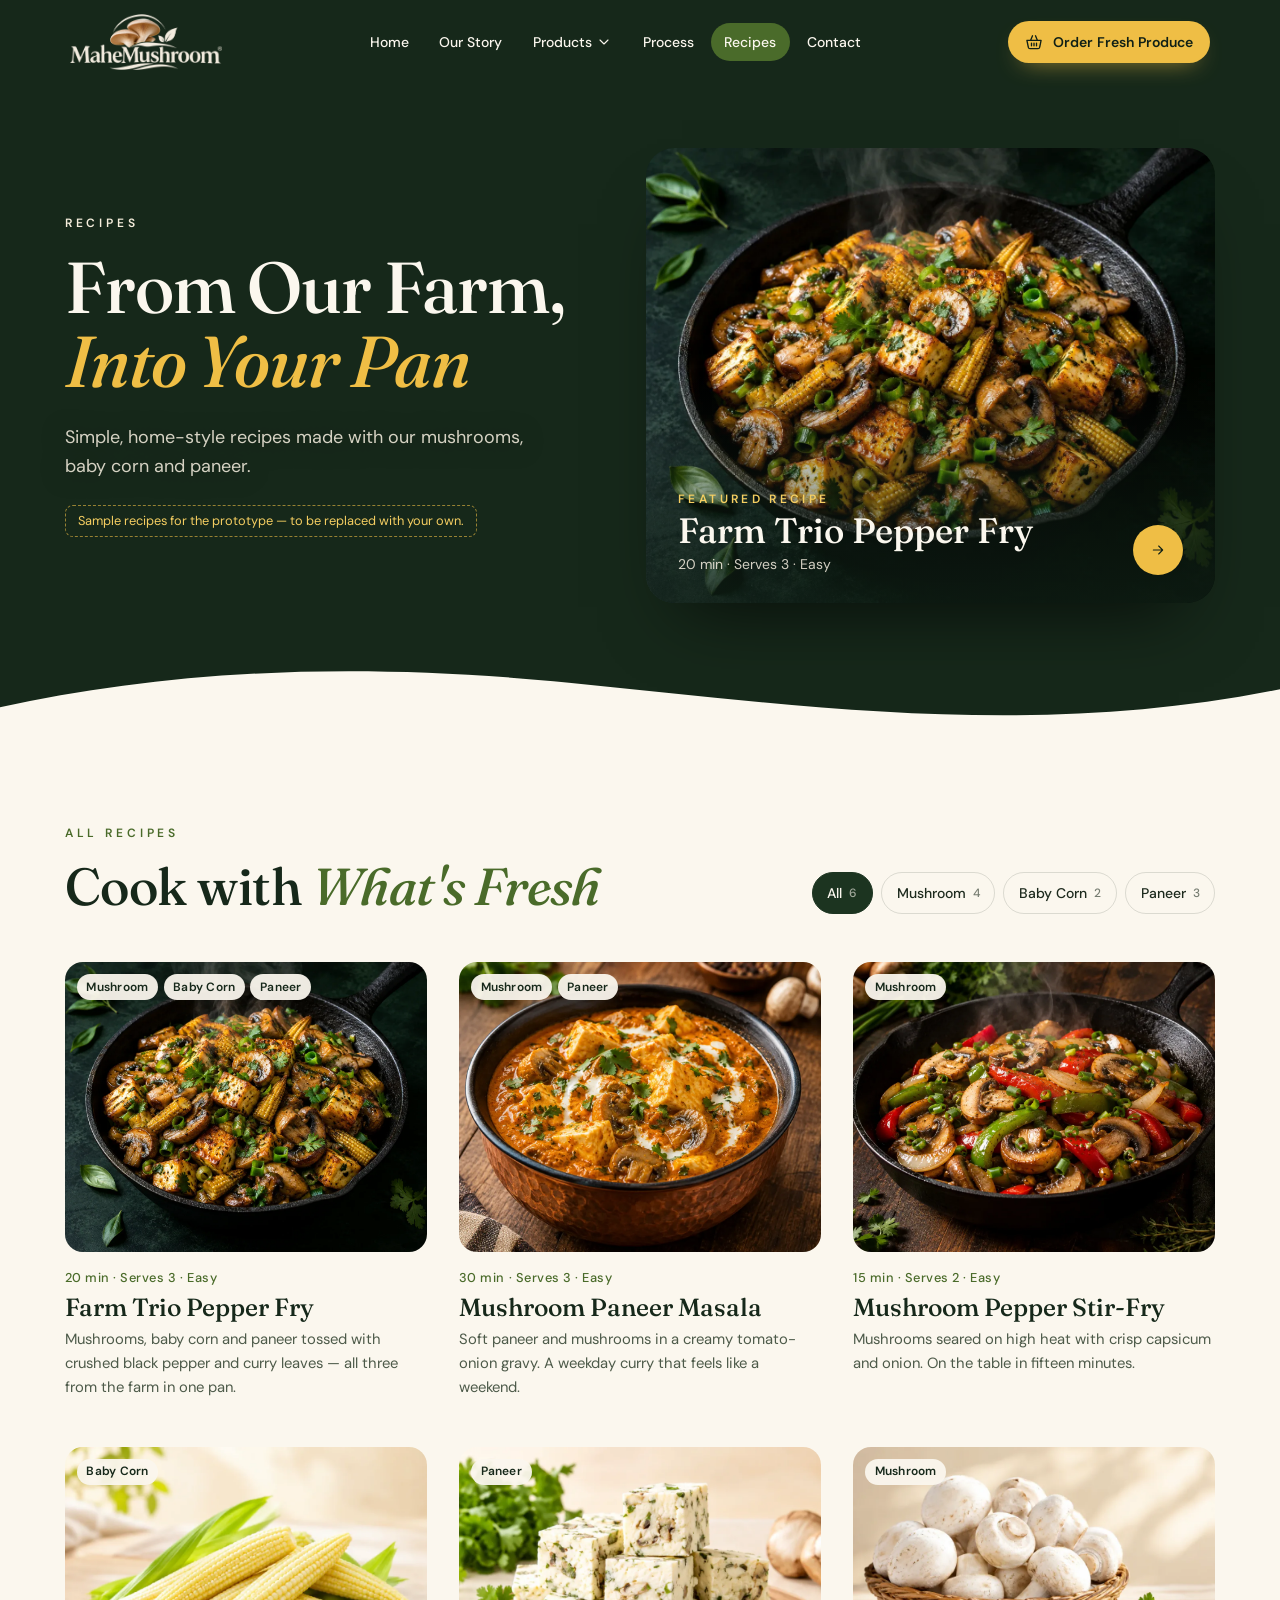
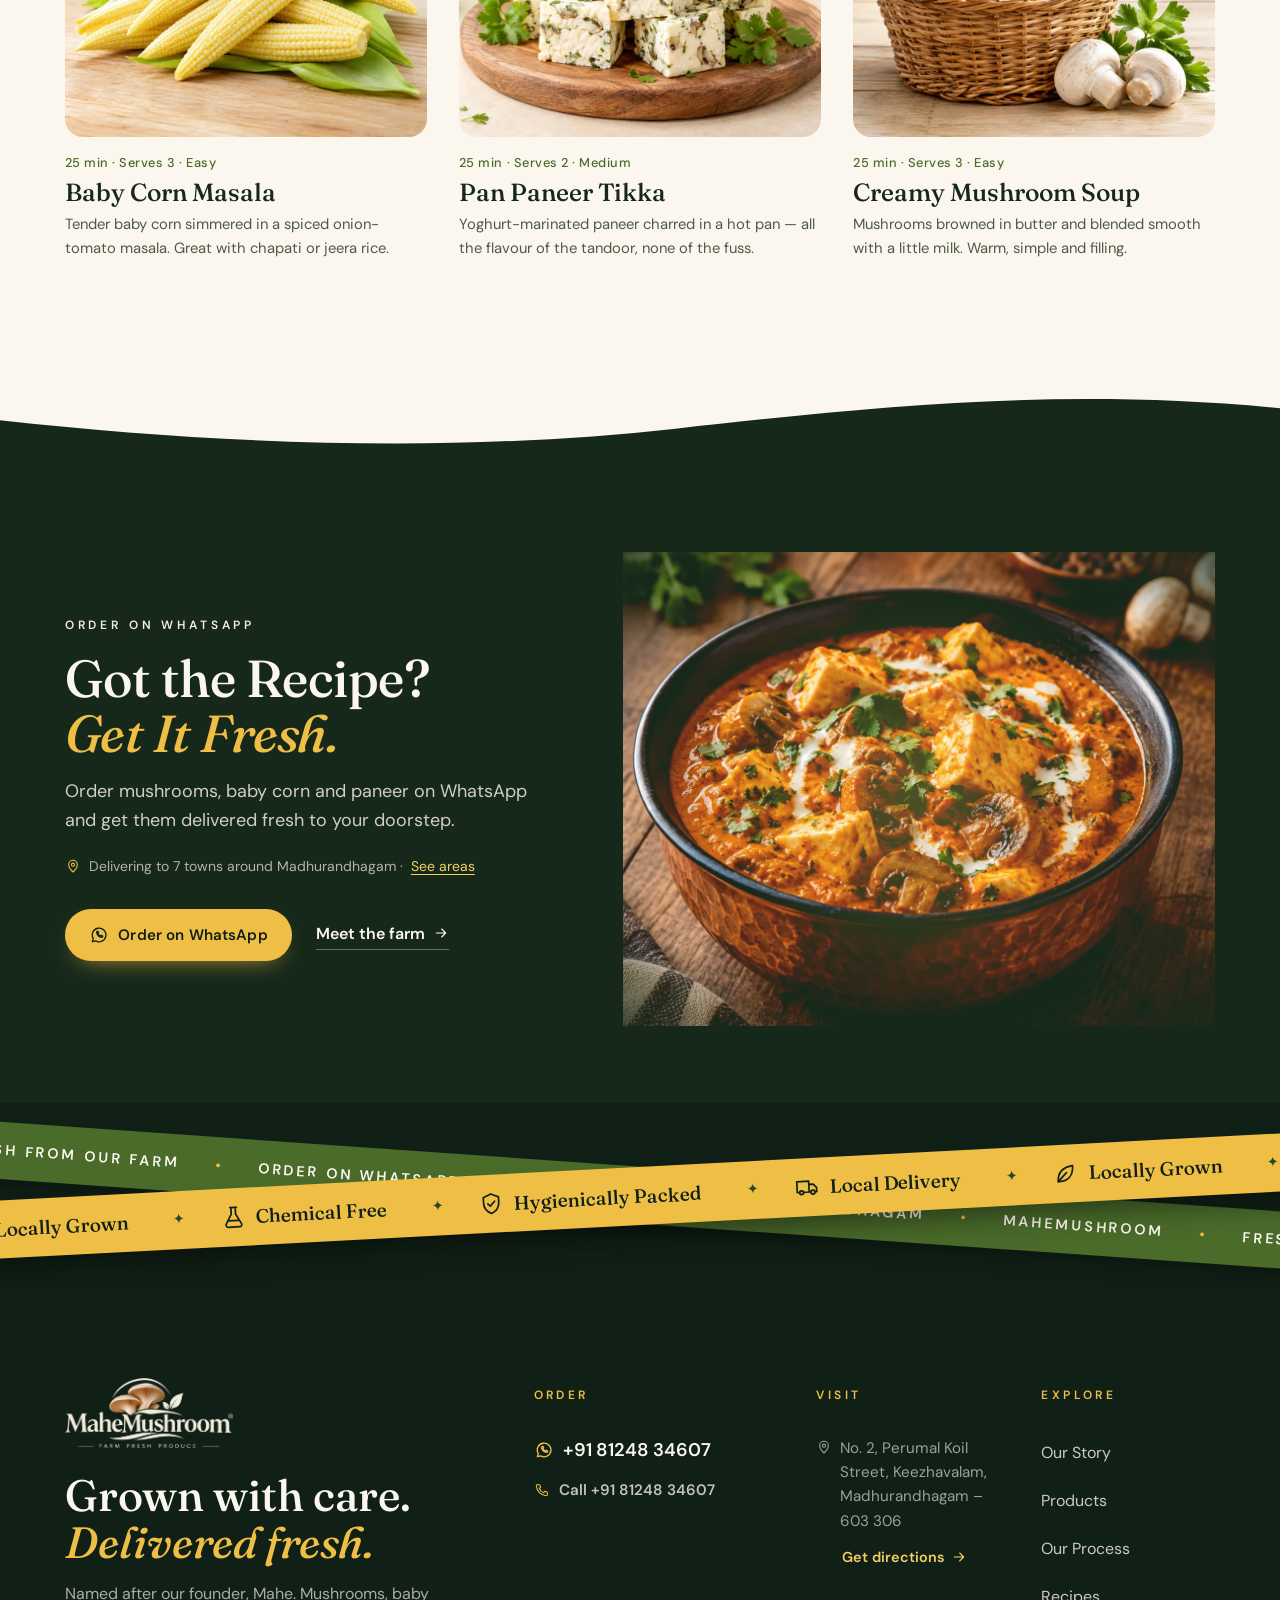
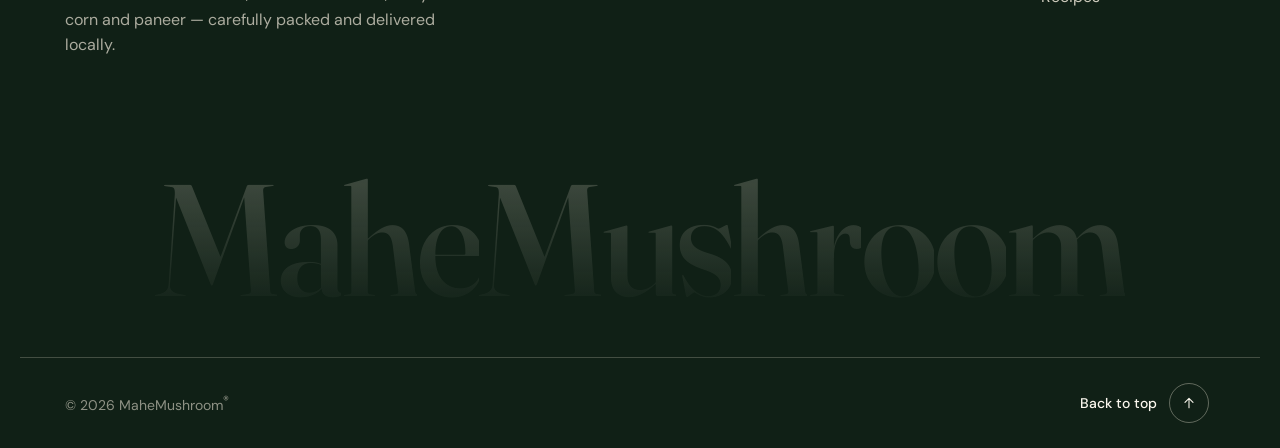
<file: recipes.html>
<!doctype html>
<html lang="en">
<head>
  <meta charset="utf-8" />
  <meta name="viewport" content="width=device-width, initial-scale=1" />
  <title>Recipes — MaheMushroom</title>
  <meta name="description" content="Simple, home-style recipes made with MaheMushroom mushrooms, baby corn and paneer." />
  <meta name="theme-color" content="#16281a" />
  <!-- link previews (LinkedIn, WhatsApp, Facebook, X) and the address Google should index -->
  <link rel="canonical" href="https://mahe-mushroom.netlify.app/recipes.html" />
  <meta property="og:type" content="website" />
  <meta property="og:site_name" content="MaheMushroom" />
  <meta property="og:locale" content="en_IN" />
  <meta property="og:title" content="Recipes — MaheMushroom" />
  <meta property="og:description" content="Simple, home-style recipes made with MaheMushroom mushrooms, baby corn and paneer." />
  <meta property="og:url" content="https://mahe-mushroom.netlify.app/recipes.html" />
  <meta property="og:image" content="https://mahe-mushroom.netlify.app/assets/og-image.jpg" />
  <meta property="og:image:width" content="1200" />
  <meta property="og:image:height" content="630" />
  <meta property="og:image:alt" content="MaheMushroom: fresh mushrooms, baby corn and paneer, delivered around Madhurandhagam" />
  <meta name="twitter:card" content="summary_large_image" />
  <link rel="icon" href="assets/logo-mark.webp" />
  <link rel="preconnect" href="https://fonts.googleapis.com" />
  <link rel="preconnect" href="https://fonts.gstatic.com" crossorigin />
  <link href="https://fonts.googleapis.com/css2?family=Caveat:wght@500&family=DM+Sans:opsz,wght@9..40,400;9..40,500;9..40,600&family=Fraunces:ital,opsz,wght,SOFT@0,9..144,500..700,0..100;1,9..144,500..700,0..100&display=swap" rel="stylesheet" />
  <link rel="preload" as="image" href="assets/img/recipe-trio.webp" />
  <link rel="stylesheet" href="styles.css" />
</head>
<body>
  <!-- Icon sprite: 24px grid, 1.6 stroke, round caps -->
  <svg width="0" height="0" class="sprite" aria-hidden="true">
    <defs>
      <symbol id="i-arrow-up" viewBox="0 0 24 24"><path d="M12 19V5M6 11l6-6 6 6"/></symbol>
      <symbol id="i-arrow-right" viewBox="0 0 24 24"><path d="M5 12h14M13 6l6 6-6 6"/></symbol>
      <symbol id="i-chevron-down" viewBox="0 0 24 24"><path d="M6 9l6 6 6-6"/></symbol>
      <symbol id="i-whatsapp" viewBox="0 0 24 24"><path d="M4 20l1.2-3.7A8.2 8.2 0 1 1 8 19z"/><path d="M9.2 8.3c-.2 3.4 3 6.6 6.4 6.5l.9-1.4-1.9-1-1 .8c-1-.4-2.4-1.8-2.8-2.8l.8-1-1-1.9z"/></symbol>
      <symbol id="i-clock" viewBox="0 0 24 24"><circle cx="12" cy="12" r="8.5"/><path d="M12 7.5V12l3 2"/></symbol>
      <symbol id="i-truck" viewBox="0 0 24 24"><path d="M5.2 16.5H3v-10h11v10H8.8M14 9.5h4l3 3v4h-1.7M14 16.5h1.7"/><circle cx="7" cy="16.8" r="1.8"/><circle cx="17.5" cy="16.8" r="1.8"/></symbol>
      <symbol id="i-leaf" viewBox="0 0 24 24"><path d="M5 19c0-8 5-13 14-14 0 9-5 14-13 14z"/><path d="M5 19l8-8"/></symbol>
      <symbol id="i-flask" viewBox="0 0 24 24"><path d="M9 3h6M10 3v6l-5 9a2 2 0 0 0 1.8 3h10.4a2 2 0 0 0 1.8-3l-5-9V3"/><path d="M7.4 15h9.2"/></symbol>
      <symbol id="i-shield" viewBox="0 0 24 24"><path d="M12 3l7 3v5c0 4.5-3 8.2-7 10-4-1.8-7-5.5-7-10V6z"/><path d="M8.8 12l2.2 2.2 4.2-4.4"/></symbol>
      <symbol id="i-menu" viewBox="0 0 24 24"><path d="M4 7h16M4 12h16M4 17h10"/></symbol>
      <symbol id="i-building" viewBox="0 0 24 24"><path d="M5 21V4.5A1.5 1.5 0 0 1 6.5 3h7A1.5 1.5 0 0 1 15 4.5V21M15 9h3.5A1.5 1.5 0 0 1 20 10.5V21M3 21h18M8.5 7h3M8.5 11h3M8.5 15h3"/></symbol>
      <symbol id="i-home" viewBox="0 0 24 24"><path d="M4 10.5L12 4l8 6.5V20a1 1 0 0 1-1 1h-4.5v-6h-5v6H5a1 1 0 0 1-1-1z"/></symbol>
      <symbol id="i-store" viewBox="0 0 24 24"><path d="M4 9.5V20h16V9.5M3 9.5l1.6-5.2A1 1 0 0 1 5.6 3.5h12.8a1 1 0 0 1 1 .8L21 9.5M3 9.5a3 3 0 0 0 6 0 3 3 0 0 0 6 0 3 3 0 0 0 6 0M9.5 20v-5h5v5"/></symbol>
      <symbol id="i-basket" viewBox="0 0 24 24"><path d="M3.5 10h17l-1.7 8.3a2 2 0 0 1-2 1.7H7.2a2 2 0 0 1-2-1.7z"/><path d="M8 10l2.2-5.5M16 10l-2.2-5.5M9 13.5v3M12 13.5v3M15 13.5v3"/></symbol>
      <symbol id="i-play" viewBox="0 0 24 24"><circle cx="12" cy="12" r="9"/><path d="M10.2 8.6l5 3.4-5 3.4z"/></symbol>
      <symbol id="i-box" viewBox="0 0 24 24"><path d="M3.5 8L12 4l8.5 4v8.5L12 20.5l-8.5-4z"/><path d="M3.5 8l8.5 4 8.5-4M12 12v8.5M7.8 6l8.4 4"/></symbol>
      <symbol id="i-close" viewBox="0 0 24 24"><path d="M6 6l12 12M18 6L6 18"/></symbol>
      <symbol id="i-phone" viewBox="0 0 24 24"><path d="M5 4h3.5l1.6 4-2.2 1.4a11 11 0 0 0 6.7 6.7l1.4-2.2 4 1.6V19a1.5 1.5 0 0 1-1.6 1.5A16 16 0 0 1 3.5 5.6 1.5 1.5 0 0 1 5 4z"/></symbol>
      <symbol id="i-pin" viewBox="0 0 24 24"><path d="M12 21s-6.5-6-6.5-11a6.5 6.5 0 0 1 13 0c0 5-6.5 11-6.5 11z"/><circle cx="12" cy="10" r="2.3"/></symbol>
    </defs>
  </svg>

  <a class="skip-link" href="#main">Skip to content</a>

  <!-- ============ Header ============ -->
  <header class="site-header" data-header>
    <div class="container header-inner">
      <a class="brand" href="index.html" aria-label="MaheMushroom — home">
        <img class="brand-logo brand-logo--light" src="assets/logo-light-mark.webp" alt="" width="1387" height="512" />
        <img class="brand-logo brand-logo--color" src="assets/logo-mark.webp" alt="" width="1387" height="512" />
      </a>

      <nav class="primary-nav" aria-label="Main">
        <ul>
          <li><a href="index.html">Home</a></li>
          <li><a href="our-story.html">Our Story</a></li>
          <li class="has-menu">
            <button type="button" class="nav-menu-btn" aria-expanded="false" aria-controls="products-menu">
              Products <svg class="icon icon--sm"><use href="#i-chevron-down"/></svg>
            </button>
            <ul class="nav-dropdown" id="products-menu" hidden>
              <li><a href="index.html#product-mushroom">Mushroom</a></li>
              <li><a href="index.html#product-babycorn">Baby Corn</a></li>
              <li><a href="index.html#product-paneer">Paneer</a></li>
            </ul>
          </li>
          <li><a href="index.html#process">Process</a></li>
          <li><a href="recipes.html" aria-current="page">Recipes</a></li>
          <li><a href="#contact">Contact</a></li>
        </ul>
      </nav>

      <div class="header-actions">
        <button type="button" class="btn btn--gold btn--sm header-order" data-order>
          <svg class="icon"><use href="#i-basket"/></svg><span>Order Fresh Produce</span>
        </button>
        <button type="button" class="icon-btn menu-toggle" aria-expanded="false" aria-controls="mobile-menu" aria-label="Open menu" data-menu-toggle>
          <svg class="icon"><use href="#i-menu"/></svg>
        </button>
      </div>
    </div>
  </header>

  <!-- Mobile menu -->
  <div class="mobile-menu" id="mobile-menu" hidden data-mobile-menu>
    <nav aria-label="Mobile">
      <ol>
        <li><a href="index.html">Home</a></li>
        <li><a href="our-story.html">Our Story</a></li>
        <li><a href="index.html#products">Products</a></li>
        <li><a href="index.html#process">Our Process</a></li>
        <li><a href="recipes.html" aria-current="page">Recipes</a></li>
        <li><a href="#contact">Contact</a></li>
      </ol>
    </nav>
    <button type="button" class="btn btn--gold btn--block" data-order>
      <svg class="icon"><use href="#i-whatsapp"/></svg><span>Order on WhatsApp</span>
    </button>
  </div>

  <main id="main">
    <!-- ============ Opening + featured recipe ============ -->
    <section class="recipes-hero" data-hero aria-labelledby="page-title">
      <div class="container recipes-hero-grid">
        <div class="recipes-hero-copy">
          <p class="eyebrow eyebrow--light hero-rise" style="--d:0">Recipes</p>
          <h1 id="page-title" class="page-title">
            <span class="hero-rise" style="--d:1">From Our Farm,</span>
            <span class="hero-rise" style="--d:2"><em>Into Your Pan</em></span>
          </h1>
          <p class="hero-lede hero-rise" style="--d:3">Simple, home-style recipes made with our mushrooms, baby corn and paneer.</p>
          <p class="sample-note hero-rise" style="--d:4">Sample recipes for the prototype — to be replaced with your own.</p>
        </div>
        <a class="featured hero-rise" style="--d:3" data-featured href="#">
          <img data-featured-img src="assets/img/recipe-trio.webp" alt="" width="1280" height="1024" fetchpriority="high" />
          <span class="featured-label">
            <span class="featured-kicker">Featured recipe</span>
            <strong data-featured-title></strong>
            <span class="featured-meta" data-featured-meta></span>
          </span>
          <span class="round-btn featured-go" aria-hidden="true"><svg class="icon icon--sm"><use href="#i-arrow-right"/></svg></span>
        </a>
      </div>
      <svg class="wave wave--hero" viewBox="0 0 1440 110" preserveAspectRatio="none" aria-hidden="true">
        <path d="M0 64C180 22 380 6 640 34s520 70 800 8V110H0z"/>
      </svg>
    </section>

    <!-- ============ All recipes ============ -->
    <section class="recipes section" aria-labelledby="recipes-title">
      <div class="container">
        <div class="recipes-head" data-reveal>
          <div>
            <p class="eyebrow">All Recipes</p>
            <h2 id="recipes-title" class="display-2">Cook with <em>What's Fresh</em></h2>
          </div>
          <div class="filter" role="group" aria-label="Filter recipes by ingredient" data-filter>
            <button type="button" class="chip" aria-pressed="true" data-filter-value="all">All</button>
            <button type="button" class="chip" aria-pressed="false" data-filter-value="mushroom">Mushroom</button>
            <button type="button" class="chip" aria-pressed="false" data-filter-value="babycorn">Baby Corn</button>
            <button type="button" class="chip" aria-pressed="false" data-filter-value="paneer">Paneer</button>
          </div>
        </div>
        <p class="visually-hidden" aria-live="polite" data-filter-status></p>
        <ul class="recipe-grid" role="list" data-recipe-grid></ul>
      </div>
    </section>

    <!-- ============ Order CTA ============ -->
    <section class="order-band" aria-labelledby="cta-title">
      <svg class="wave wave--band" viewBox="0 0 1440 90" preserveAspectRatio="none" aria-hidden="true">
        <path d="M0 90V40C260 70 520 78 760 50S1200 2 1440 26V90z"/>
      </svg>
      <div class="container order-band-grid">
        <div class="order-band-copy" data-reveal>
          <p class="eyebrow eyebrow--light">Order on WhatsApp</p>
          <h2 id="cta-title" class="display-2 display-2--light">Got the Recipe?<br /><em>Get It Fresh.</em></h2>
          <p class="order-band-text">Order mushrooms, baby corn and paneer on WhatsApp and get them delivered fresh to your doorstep.</p>
          <p class="order-band-area"><svg class="icon icon--sm"><use href="#i-pin"/></svg>Delivering to 7 towns around Madhurandhagam · <a href="index.html#delivery">See areas</a></p>
          <div class="order-band-actions">
            <button type="button" class="btn btn--gold" data-order>
              <svg class="icon"><use href="#i-whatsapp"/></svg><span>Order on WhatsApp</span>
            </button>
            <a class="text-arrow" href="our-story.html"><span>Meet the farm</span><svg class="icon icon--sm"><use href="#i-arrow-right"/></svg></a>
          </div>
        </div>
        <!-- the dish floats on a warm glow with steam rising; a handwritten note points to it -->
        <div class="order-band-dish" data-reveal>
          <div class="dish-glow" aria-hidden="true"></div>
          <img class="dish-img" src="assets/img/recipe-masala.webp" alt="Mushroom paneer masala in a copper bowl" width="1200" height="960" loading="lazy" />
          <span class="steam" aria-hidden="true"></span><span class="steam" aria-hidden="true"></span><span class="steam" aria-hidden="true"></span>
        </div>
      </div>
      <!-- our promise on two crossing tapes that scroll in opposite directions (each list repeats for a seamless loop) -->
      <div class="ribbon" aria-label="Our promise">
        <div class="tape tape--back" aria-hidden="true">
          <div class="tape-track tape-track--reverse">
            <ul aria-hidden="true">
              <li>Fresh from our farm</li>
              <li>Order on WhatsApp</li>
              <li>Delivering around Madhurandhagam</li>
              <li>MaheMushroom</li>
            </ul>
            <ul aria-hidden="true">
              <li>Fresh from our farm</li>
              <li>Order on WhatsApp</li>
              <li>Delivering around Madhurandhagam</li>
              <li>MaheMushroom</li>
            </ul>
          </div>
        </div>
        <div class="tape tape--front">
          <div class="tape-track">
            <ul role="list">
              <li><svg class="icon icon--md"><use href="#i-leaf"/></svg>Locally Grown</li>
              <li><svg class="icon icon--md"><use href="#i-flask"/></svg>Chemical Free</li>
              <li><svg class="icon icon--md"><use href="#i-shield"/></svg>Hygienically Packed</li>
              <li><svg class="icon icon--md"><use href="#i-truck"/></svg>Local Delivery</li>
            </ul>
            <ul aria-hidden="true">
              <li><svg class="icon icon--md"><use href="#i-leaf"/></svg>Locally Grown</li>
              <li><svg class="icon icon--md"><use href="#i-flask"/></svg>Chemical Free</li>
              <li><svg class="icon icon--md"><use href="#i-shield"/></svg>Hygienically Packed</li>
              <li><svg class="icon icon--md"><use href="#i-truck"/></svg>Local Delivery</li>
            </ul>
          </div>
        </div>
      </div>
    </section>
  </main>

  <!-- ============ Footer / Contact ============ -->
  <footer class="site-footer" id="contact">
    <div class="container footer-top">
      <div class="footer-brand" data-reveal>
        <img src="assets/logo-light.webp" alt="MaheMushroom — Farm Fresh Produce" width="1387" height="579" loading="lazy" />
        <p class="footer-statement">Grown with care.<br /><em>Delivered fresh.</em></p>
        <p class="footer-blurb">Named after our founder, Mahe. Mushrooms, baby corn and paneer — carefully packed and delivered locally.</p>
      </div>
      <div class="footer-cols">
        <div class="footer-col" data-reveal style="--d:1">
          <h2 class="footer-title">Order</h2>
          <ul role="list">
            <li><a class="footer-wa" href="https://wa.me/918124834607" target="_blank" rel="noopener"><svg class="icon"><use href="#i-whatsapp"/></svg>+91 81248 34607</a></li>
            <li><a class="footer-call" href="tel:+918124834607"><svg class="icon icon--sm"><use href="#i-phone"/></svg>Call +91 81248 34607</a></li>
          </ul>
        </div>
        <div class="footer-col" data-reveal style="--d:2">
          <h2 class="footer-title">Visit</h2>
          <ul role="list">
            <li class="footer-muted"><svg class="icon icon--sm"><use href="#i-pin"/></svg><span>No. 2, Perumal Koil Street, Keezhavalam, Madhurandhagam – 603 306</span></li>
            <li><a class="footer-directions" href="https://www.google.com/maps/search/?api=1&query=No%202%20Perumal%20Koil%20Street%2C%20Keezhavalam%2C%20Madhurandhagam%20603306" target="_blank" rel="noopener">Get directions <svg class="icon icon--sm"><use href="#i-arrow-right"/></svg></a></li>
          </ul>
        </div>
        <div class="footer-col" data-reveal style="--d:3">
          <h2 class="footer-title">Explore</h2>
          <ul role="list" class="footer-links">
            <li><a href="our-story.html">Our Story</a></li>
            <li><a href="index.html#products">Products</a></li>
            <li><a href="index.html#process">Our Process</a></li>
            <li><a href="recipes.html">Recipes</a></li>
          </ul>
        </div>
      </div>
    </div>

    <!-- closing flourish: the full brand name rises letter by letter -->
    <div class="container footer-wordmark" aria-hidden="true" data-reveal>
      <p><span style="--i:0">M</span><span style="--i:1">a</span><span style="--i:2">h</span><span style="--i:3">e</span><span style="--i:4">M</span><span style="--i:5">u</span><span style="--i:6">s</span><span style="--i:7">h</span><span style="--i:8">r</span><span style="--i:9">o</span><span style="--i:10">o</span><span style="--i:11">m</span></p>
    </div>

    <div class="container footer-base">
      <p>© 2026 MaheMushroom<sup>®</sup></p>
      <button type="button" class="to-top" data-to-top><span>Back to top</span><span class="to-top-dot"><svg class="icon icon--sm"><use href="#i-arrow-up"/></svg></span></button>
    </div>

  </footer>


  <dialog class="order-dialog" data-order-dialog aria-labelledby="order-title">
    <form method="dialog" class="order-form" data-order-form novalidate>
      <button type="button" class="icon-btn order-close" aria-label="Close" data-order-close><svg class="icon"><use href="#i-close"/></svg></button>
      <p class="eyebrow">Order on WhatsApp</p>
      <h2 id="order-title" class="order-title">Your order</h2>
      <p class="order-area"><svg class="icon icon--sm"><use href="#i-pin"/></svg><span>We deliver only to the <b>7 towns</b> below, around our shop in Madhurandhagam.</span></p>
      <p class="order-step"><span>1</span>Choose your packs</p>
      <div class="order-cart" data-order-cart></div>
      <p class="order-total" data-order-total aria-live="polite"></p>

      <p class="order-step"><span>2</span>Your town</p>
      <fieldset class="town-pick" data-town-pick>
        <legend class="visually-hidden">Your town</legend>
        <label class="town-chip"><input type="radio" name="town" value="Madhurandhagam" /><span>Madhurandhagam</span></label>
        <label class="town-chip"><input type="radio" name="town" value="Chengalpattu" /><span>Chengalpattu</span></label>
        <label class="town-chip"><input type="radio" name="town" value="Thirukazhukuntram" /><span>Thirukazhukuntram</span></label>
        <label class="town-chip"><input type="radio" name="town" value="Mahabalipuram" /><span>Mahabalipuram</span></label>
        <label class="town-chip"><input type="radio" name="town" value="Kalpakkam" /><span>Kalpakkam</span></label>
        <label class="town-chip"><input type="radio" name="town" value="Anupuram" /><span>Anupuram</span></label>
        <label class="town-chip"><input type="radio" name="town" value="Melmaruvathur" /><span>Melmaruvathur</span></label>
      </fieldset>
      <p class="order-step"><span>3</span>Delivery address</p>
      <fieldset class="order-type">
        <legend class="visually-hidden">Delivering to</legend>
        <label class="type-card"><input type="radio" name="place" value="apartment" checked /><span><svg class="icon"><use href="#i-building"/></svg>Apartment</span></label>
        <label class="type-card"><input type="radio" name="place" value="street" /><span><svg class="icon"><use href="#i-home"/></svg>Street / House</span></label>
      </fieldset>

      <div class="order-fields" data-fields="apartment">
        <label class="field"><span>Apartment name</span><input name="apartment" autocomplete="off" placeholder="e.g. Green Park Residency" data-required="Please add your apartment name" /></label>
        <label class="field"><span>Block &amp; flat no.</span><input name="flat" autocomplete="off" placeholder="e.g. Block B, Flat 12" data-required="Please add your block and flat number" /></label>
      </div>
      <div class="order-fields" data-fields="street" hidden>
        <label class="field"><span>Door no.</span><input name="door" autocomplete="off" placeholder="e.g. No. 5" data-required="Please add your door number" /></label>
        <label class="field"><span>Street name</span><input name="street" autocomplete="off" placeholder="e.g. Perumal Koil Street" data-required="Please add your street name" /></label>
      </div>
      <div class="order-fields order-fields--single">
        <label class="field"><span>Landmark <small>(optional)</small></span><input name="landmark" autocomplete="off" placeholder="e.g. Near the temple" /></label>
      </div>
      <p class="order-error" role="alert" data-order-error></p>

      <details class="order-preview">
        <summary>Preview your WhatsApp message</summary>
        <div class="chat-preview"><p class="chat-bubble" data-order-message></p></div>
      </details>
      <a class="btn btn--gold btn--block" href="https://wa.me/918124834607" target="_blank" rel="noopener" data-order-link>
        <svg class="icon"><use href="#i-whatsapp"/></svg><span>Send order on WhatsApp</span>
      </a>
      <p class="order-note">Opens WhatsApp to +91 81248 34607 with your order ready to send</p>
    </form>
  </dialog>


  <script src="recipes-data.js" defer></script>
  <script src="recipes-page.js" defer></script>
  <script src="main.js" defer></script>
</body>
</html>
</file>
<file: styles.css>
/* =========================================================
   MaheMushroom — homepage prototype
   Tokens follow the approved reference + the logo's colours.
   ========================================================= */

:root {
  /* Colour */
  --forest-950: #102016;
  --forest-900: #16281a;
  --forest-800: #1c3420;
  --forest-700: #274729;
  --moss-600: #4a6b2a;
  --cream-50: #fbf7ee;
  --cream-100: #f5eddc;
  --cream-200: #eadfc6;
  --gold-300: #f6cf62;
  --gold-400: #efbe45;
  --gold-500: #d9a63a;
  --gold-700: #8a5f12; /* gold for text on cream: 5.2:1 */
  --bark-700: #5b3518;
  --ink-900: #1d2a1d;
  --ink-600: #4d5a49;
  --line-dark: rgba(29, 42, 29, 0.14);
  --line-light: rgba(246, 239, 224, 0.22);

  /* Type */
  --font-display: "Fraunces", Georgia, "Times New Roman", serif;
  --display-weight: 500;
  --font-body: "DM Sans", system-ui, -apple-system, "Segoe UI", sans-serif;
  --font-hand: "Caveat", "Segoe Print", cursive;

  --fs-display-1: clamp(2.75rem, 1.6rem + 4.4vw, 5rem);
  --fs-display-2: clamp(2.1rem, 1.5rem + 2.3vw, 3.25rem);
  --fs-body-lg: clamp(1.02rem, 0.98rem + 0.2vw, 1.125rem);
  --fs-body: 1rem;
  --fs-small: 0.875rem;
  --fs-eyebrow: 0.75rem;

  /* Space (4px base) */
  --s-1: 0.25rem; --s-2: 0.5rem; --s-3: 0.75rem; --s-4: 1rem; --s-5: 1.5rem;
  --s-6: 2rem; --s-7: 3rem; --s-8: 4rem; --s-9: 6rem; --s-10: 8rem;
  --section-y: clamp(4.5rem, 3rem + 6vw, 8rem);
  --gutter: clamp(1rem, 0.4rem + 3vw, 3.5rem);

  /* Shape & motion */
  --r-sm: 10px; --r-md: 18px; --r-lg: 28px; --r-pill: 999px;
  --shadow-card: 0 1px 0 rgba(255, 255, 255, 0.5) inset, 0 18px 40px -24px rgba(10, 20, 12, 0.55);
  --ease-out: cubic-bezier(0.2, 0.7, 0.2, 1);
  --ease-soft: cubic-bezier(0.45, 0, 0.2, 1);
  --t-fast: 180ms; --t-med: 360ms; --t-slow: 800ms;

  --header-h: 84px;
}

/* ---------- Base ---------- */
*, *::before, *::after { box-sizing: border-box; }
html { scroll-behavior: smooth; scroll-padding-top: 72px; -webkit-text-size-adjust: 100%; }
body {
  margin: 0;
  font-family: var(--font-body);
  font-size: var(--fs-body);
  line-height: 1.6;
  color: var(--ink-900);
  background: var(--cream-50);
  -webkit-font-smoothing: antialiased;
  text-rendering: optimizeLegibility;
  overflow-x: hidden;
}
img { display: block; max-width: 100%; height: auto; }
h1, h2, h3, p, figure, ul, ol { margin: 0; }
ul, ol { padding: 0; list-style: none; }
a { color: inherit; text-decoration: none; }
button { font: inherit; color: inherit; background: none; border: 0; cursor: pointer; }
.sprite { position: absolute; }
.icon { width: 20px; height: 20px; flex: none; fill: none; stroke: currentColor; stroke-width: 1.6; stroke-linecap: round; stroke-linejoin: round; }
.icon--sm { width: 16px; height: 16px; }
.icon--md { width: 26px; height: 26px; }
.icon--lg { width: 32px; height: 32px; stroke-width: 1.4; }

/* focus ring: forest on light surfaces, gold on dark ones */
:root { --focus: var(--forest-800); }
.site-header:not(.is-solid), .mobile-menu, .hero, .page-hero, .recipes-hero, .recipe-hero, .products, .belief, .order-band, .site-footer { --focus: var(--gold-400); }
:focus-visible { outline: 2px solid var(--focus); outline-offset: 3px; border-radius: 4px; }

.skip-link {
  position: absolute; left: var(--s-4); top: -60px; z-index: 100;
  padding: var(--s-2) var(--s-4); background: var(--gold-400); color: var(--forest-900);
  border-radius: var(--r-sm); font-weight: 600; transition: top var(--t-fast);
}
.skip-link:focus { top: var(--s-4); }

.container { width: 100%; max-width: 1240px; margin-inline: auto; padding-inline: var(--gutter); }
.section { position: relative; padding-block: var(--section-y); }

/* ---------- Type ---------- */
.eyebrow {
  font-size: var(--fs-eyebrow);
  font-weight: 600;
  letter-spacing: 0.32em;
  text-transform: uppercase;
  color: var(--moss-600);
  margin-bottom: var(--s-4);
}
.eyebrow i { font-style: normal; color: var(--gold-400); padding-inline: 0.35em; }
.eyebrow--light { color: var(--cream-100); }

.display-2 {
  font-family: var(--font-display);
  font-weight: var(--display-weight);
  font-size: var(--fs-display-2);
  line-height: 1.06;
  letter-spacing: -0.01em;
  color: var(--forest-900);
}
.display-2 em { font-style: italic; color: var(--gold-400); }
.display-2--light { color: var(--cream-50); }
.body-lg { font-size: var(--fs-body-lg); color: var(--ink-600); max-width: 34ch; }

/* ---------- Buttons ---------- */
.btn {
  display: inline-flex; align-items: center; justify-content: center; gap: 0.6em;
  min-height: 52px; padding: 0 1.6em;
  border-radius: var(--r-pill);
  font-weight: 600; font-size: 0.95rem; letter-spacing: 0.01em; white-space: nowrap;
  transition: background-color var(--t-fast), color var(--t-fast), border-color var(--t-fast), transform var(--t-fast) var(--ease-out), box-shadow var(--t-med);
}
.btn:active { transform: translateY(1px) scale(0.99); }
.btn--sm { min-height: 42px; padding: 0 1.15em; font-size: 0.875rem; }
.btn--block { width: 100%; }
.btn--gold { background: var(--gold-400); color: var(--forest-950); box-shadow: 0 10px 24px -14px rgba(239, 190, 69, 0.9); }
.btn--gold:hover { background: var(--gold-300); box-shadow: 0 14px 30px -14px rgba(239, 190, 69, 1); }
.btn--gold .icon:last-child:not(:first-child) { transition: transform var(--t-med) var(--ease-out); }
.btn--gold:hover .icon:last-child:not(:first-child) { transform: translateX(3px); }
.btn[disabled] { opacity: 0.5; cursor: not-allowed; box-shadow: none; }
.btn--outline { border: 1px solid var(--ink-900); color: var(--ink-900); min-height: 46px; padding: 0 1.3em; font-size: 0.875rem; }
.btn--outline:hover { background: var(--forest-900); border-color: var(--forest-900); color: var(--cream-50); }
.btn--outline:hover .icon { transform: translateX(3px); }
.btn--outline .icon { transition: transform var(--t-med) var(--ease-out); }

.icon-btn { display: inline-grid; place-items: center; width: 44px; height: 44px; border-radius: 50%; transition: background-color var(--t-fast); }
.icon-btn:hover { background: rgba(255, 255, 255, 0.12); }

.round-btn {
  display: grid; place-items: center; flex: none;
  width: 42px; height: 42px; border-radius: 50%;
  background: var(--forest-800); color: var(--cream-50);
  transition: background-color var(--t-fast), color var(--t-fast), transform var(--t-med) var(--ease-out);
}

/* ---------- Header ---------- */
.site-header {
  position: fixed; inset: 0 0 auto; z-index: 50;
  height: var(--header-h);
  color: var(--cream-50);
  transition: background-color var(--t-med) var(--ease-soft), height var(--t-med) var(--ease-soft), box-shadow var(--t-med), color var(--t-med);
}
.header-inner { height: 100%; display: flex; align-items: center; gap: var(--s-6); }
.brand { position: relative; display: block; height: 56px; aspect-ratio: 1387 / 512; flex: none; transition: height var(--t-med) var(--ease-soft); }
.brand-logo { position: absolute; inset: 0; width: 100%; height: 100%; object-fit: contain; transition: opacity var(--t-med); }
.brand-logo--color { opacity: 0; }

.primary-nav { margin-inline: auto; }
.primary-nav > ul { display: flex; align-items: center; gap: var(--s-1); }
.primary-nav a, .nav-menu-btn {
  display: inline-flex; align-items: center; gap: 0.3em;
  height: 38px; padding: 0 0.95em; border-radius: var(--r-pill);
  font-size: 0.875rem; font-weight: 500; white-space: nowrap;
  transition: background-color var(--t-fast), color var(--t-fast);
}
.primary-nav a:hover, .nav-menu-btn:hover { background: rgba(246, 239, 224, 0.1); }
.primary-nav [aria-current] { background: var(--moss-600); color: var(--cream-50); }
.nav-menu-btn .icon { transition: transform var(--t-med) var(--ease-out); }
.nav-menu-btn[aria-expanded="true"] .icon { transform: rotate(180deg); }

.has-menu { position: relative; }
.nav-dropdown {
  position: absolute; top: calc(100% + 10px); left: 50%; translate: -50% 0;
  min-width: 190px; padding: var(--s-2);
  background: var(--cream-50); color: var(--ink-900);
  border-radius: var(--r-md); box-shadow: 0 24px 50px -20px rgba(10, 20, 12, 0.45);
  animation: drop-in var(--t-med) var(--ease-out);
}
.nav-dropdown a { width: 100%; border-radius: var(--r-sm); }
.nav-dropdown a:hover { background: var(--cream-100); }
@keyframes drop-in { from { opacity: 0; transform: translateY(-6px); } }

.header-actions { display: flex; align-items: center; gap: var(--s-2); }
.menu-toggle { display: none; }

/* solid state once the hero scrolls away */
.site-header.is-solid {
  --header-h: 68px;
  background: rgba(251, 247, 238, 0.94);
  backdrop-filter: saturate(1.2) blur(10px);
  -webkit-backdrop-filter: saturate(1.2) blur(10px);
  box-shadow: 0 1px 0 var(--line-dark);
  color: var(--ink-900);
}
.site-header.is-solid .brand { height: 50px; }
.site-header.is-solid .brand-logo--light { opacity: 0; }
.site-header.is-solid .brand-logo--color { opacity: 1; }
.site-header.is-solid .primary-nav a:hover, .site-header.is-solid .nav-menu-btn:hover { background: var(--cream-200); }
.site-header.is-solid [aria-current] { background: var(--forest-800); }
.site-header.is-solid .icon-btn:hover { background: var(--cream-200); }

/* ---------- Mobile menu ---------- */
.mobile-menu {
  position: fixed; inset: 0; z-index: 45;
  display: flex; flex-direction: column; justify-content: space-between; gap: var(--s-6);
  padding: calc(var(--header-h) + var(--s-6)) var(--gutter) var(--s-6);
  background: var(--forest-900); color: var(--cream-50);
  animation: fade-in var(--t-med) var(--ease-out);
}
.mobile-menu[hidden] { display: none; }
.mobile-menu ol { counter-reset: m; }
.mobile-menu li { counter-increment: m; border-bottom: 1px solid var(--line-light); }
.mobile-menu a { display: flex; align-items: baseline; gap: var(--s-4); padding-block: var(--s-3); font-family: var(--font-display); font-size: 1.9rem; line-height: 1.2; }
.mobile-menu a::before { content: "0" counter(m); font-family: var(--font-body); font-size: 0.75rem; letter-spacing: 0.1em; color: var(--gold-400); }
.mobile-menu a[aria-current] { color: var(--gold-300); }
@keyframes fade-in { from { opacity: 0; } }
body.menu-open { overflow: hidden; }
body.menu-open .site-header { background: transparent; box-shadow: none; color: var(--cream-50); backdrop-filter: none; }
body.menu-open .site-header .brand-logo--light { opacity: 1; }
body.menu-open .site-header .brand-logo--color { opacity: 0; }

/* ---------- 01 Hero ---------- */
.hero {
  position: relative;
  min-height: min(100svh, 860px);
  display: flex; align-items: center;
  padding-top: calc(var(--header-h) + clamp(1rem, 3vh, 2rem));
  /* room under the trust row for the centred "Scroll to Explore" cue */
  padding-bottom: clamp(9.5rem, 12vw, 11.5rem);
  background: var(--forest-900);
  color: var(--cream-50);
  isolation: isolate;
  overflow: hidden;
}
.hero-media {
  /* full-width scene, oversized at the top so the scroll drift never shows an edge */
  position: absolute; inset: -6% 0 0 0; z-index: -1; overflow: hidden;
  /* depth: drifts against the mouse (--mx/--my) and lags behind the scroll (--sy), set in main.js */
  translate: calc(var(--mx, 0) * -14px) calc(var(--my, 0) * -10px + var(--sy, 0) * 1px);
  transition: translate 0.9s var(--ease-out);
}
.hero-media img {
  width: 100%; height: 100%; object-fit: cover; object-position: 72% 50%;
  animation: hero-settle 2.2s var(--ease-out) both, slow-zoom 26s 2.2s ease-in-out infinite alternate;
}
@keyframes slow-zoom { to { scale: 1.07; } }
/* warm light sweeping across the produce, like late-afternoon sun */
.hero-sunbeam {
  position: absolute; top: -20%; right: -12%; width: 70%; height: 130%; pointer-events: none;
  background: linear-gradient(115deg, transparent 34%, rgba(255, 226, 150, 0.3) 47%, rgba(255, 240, 200, 0.14) 55%, transparent 66%);
  mix-blend-mode: screen; filter: blur(10px);
  animation: sunbeam 9s ease-in-out infinite alternate;
}
@keyframes appear { to { opacity: 1; } }
@keyframes sunbeam { from { opacity: 0.4; translate: -5% 0; rotate: -2deg; } to { opacity: 1; translate: 5% 0; rotate: 2deg; } }

.scroll-cue {
  position: absolute; left: 50%; translate: -50% 0; bottom: clamp(4.5rem, 8vw, 6.5rem); z-index: 1;
  display: flex; flex-direction: column; align-items: center; gap: 0.25rem;
  font-family: var(--font-display); font-style: italic; font-size: 1.05rem; color: rgba(246, 239, 224, 0.85);
  opacity: 0; animation: appear 1s 2.6s forwards;
}
.scroll-cue .icon { animation: cue-bounce 1.8s 3s var(--ease-soft) infinite; }
.scroll-cue:hover { color: var(--gold-300); }
/* nav vignette on top, a deep green shade behind the copy, and a soft floor into the wave */
.hero-media::after {
  content: ""; position: absolute; inset: 0;
  background:
    linear-gradient(180deg, rgba(10, 22, 14, 0.6) 0%, rgba(10, 22, 14, 0) 22%),
    linear-gradient(90deg, rgba(10, 22, 14, 0.62) 0%, rgba(10, 22, 14, 0.5) 30%, rgba(10, 22, 14, 0.14) 50%, rgba(10, 22, 14, 0) 60%),
    linear-gradient(0deg, rgba(10, 22, 14, 0.55) 0%, rgba(10, 22, 14, 0) 26%);
}
@keyframes hero-settle { from { transform: scale(1.08); opacity: 0.4; } }

.hero-inner { position: relative; }
.hero-copy { max-width: 620px; }
/* the menu and banner use a wider frame so the copy sits near the left edge, like the reference */
.site-header .container, .hero-inner { max-width: 1520px; padding-inline: clamp(1rem, 5.5vw, 6.5rem); }

/* large, softly blurred leaves framing the left corners (foreground depth) */
.leaf--corner-tl { width: 190px; left: -60px; top: 6%; }
.leaf--corner-tl img { transform: rotate(150deg); filter: blur(5px) brightness(0.85); animation-duration: 1.6s, 8s; animation-delay: 0.6s, 2.2s; }
.leaf--corner-bl { width: 260px; left: -70px; bottom: 6%; }
.leaf--corner-bl img { transform: rotate(18deg); filter: blur(4px) brightness(0.9); animation-duration: 1.6s, 9s; animation-delay: 0.9s, 2.5s; }
/* "—— FARM • FRESH • LOCAL ——" */
.hero-eyebrow {
  display: flex; align-items: center; gap: 1.1rem; margin-bottom: var(--s-5);
  font-size: var(--fs-eyebrow); font-weight: 600; letter-spacing: 0.32em; text-transform: uppercase; color: var(--cream-100);
}
.hero-eyebrow::before, .hero-eyebrow::after { content: ""; width: 3rem; height: 1px; background: rgba(246, 239, 224, 0.55); }
.hero-eyebrow i { font-style: normal; color: var(--gold-400); }
.hero-title {
  font-family: var(--font-display);
  font-weight: var(--display-weight);
  font-size: var(--fs-display-1);
  line-height: 1.02;
  letter-spacing: -0.015em;
  margin-bottom: var(--s-5);
}
.hero-title > span { display: block; }
.hero-title, .hero-lede { text-shadow: 0 2px 24px rgba(10, 20, 12, 0.55); }
/* short laptop screens: scale the headline with the height so the banner fits without crowding the nav */
@media (max-height: 820px) and (min-width: 821px) {
  .hero-title { font-size: min(var(--fs-display-1), 9.2vh); margin-bottom: var(--s-4); }
  .hero-lede { margin-bottom: var(--s-5); }
  .hero-trust { margin-top: var(--s-5); }
  .hero { padding-bottom: 8.5rem; }
  .scroll-cue { bottom: 3.6rem; }
}
.hero-title-accent { position: relative; width: fit-content; padding-bottom: 0.18em; }
.hero-title em { font-style: italic; color: var(--gold-400); }
.swash { position: absolute; left: 0; bottom: -0.02em; width: 100%; height: 0.32em; overflow: visible; }
.swash path { fill: none; stroke: var(--gold-500); stroke-linecap: round; stroke-width: 3; stroke-dasharray: 420; stroke-dashoffset: 420; animation: draw 1.1s 2s var(--ease-soft) forwards; }

/* headline words fall from the top, squash on landing and bounce to rest */
.hero-title .word { display: inline-block; transform-origin: 50% 100%; animation: fall-bounce 1.3s calc(200ms + var(--w) * 110ms) both; }
.drop { transform-origin: 50% 100%; animation: fall-bounce 1.2s var(--dd, 0s) both; }
@keyframes fall-bounce {
  0%   { transform: translateY(-100vh) scale(0.92, 1.12); animation-timing-function: cubic-bezier(0.55, 0, 1, 0.45); }
  48%  { transform: translateY(0) scale(1.14, 0.8); animation-timing-function: cubic-bezier(0, 0.55, 0.45, 1); }
  64%  { transform: translateY(-22%) scale(0.97, 1.04); animation-timing-function: cubic-bezier(0.55, 0, 1, 0.45); }
  78%  { transform: translateY(0) scale(1.05, 0.93); animation-timing-function: cubic-bezier(0, 0.55, 0.45, 1); }
  88%  { transform: translateY(-6%) scale(1); animation-timing-function: cubic-bezier(0.55, 0, 1, 0.45); }
  100% { transform: none; }
}

@keyframes draw { to { stroke-dashoffset: 0; } }

.hero-lede { max-width: 40ch; font-size: var(--fs-body-lg); color: rgba(246, 239, 224, 0.86); margin-bottom: var(--s-6); }
.hero-actions { display: flex; flex-wrap: wrap; align-items: center; gap: var(--s-4); }
.btn--lg { min-height: 58px; padding: 0 1.75em; font-size: 1rem; }
.btn--ghost { border: 1.5px solid rgba(246, 239, 224, 0.55); color: var(--cream-50); }
.btn--ghost:hover { background: rgba(246, 239, 224, 0.12); border-color: var(--cream-50); }

/* trust row under the buttons: line icons with thin dividers */
.hero-trust { display: flex; flex-wrap: wrap; margin-top: clamp(2rem, 5vh, 3.25rem); }
.hero-trust li {
  display: flex; flex-direction: column; align-items: center; gap: 0.6rem; padding: 0 clamp(0.9rem, 2vw, 1.6rem);
  font-size: 0.9rem; font-weight: 500; color: var(--cream-100); text-align: center;
}
.hero-trust li:first-child { padding-left: 0; }
.hero-trust li + li { border-left: 1px solid rgba(246, 239, 224, 0.3); }
.trust-icon { display: grid; place-items: center; width: 46px; height: 46px; border-radius: 50%; border: 1px solid rgba(246, 239, 224, 0.45); color: var(--cream-50); }
.trust-icon .icon { width: 22px; height: 22px; stroke-width: 1.4; }

.link-circle { display: inline-flex; align-items: center; gap: var(--s-3); font-weight: 500; font-size: 0.95rem; }
.link-circle-dot {
  display: grid; place-items: center; width: 46px; height: 46px; border-radius: 50%;
  border: 1px solid rgba(246, 239, 224, 0.6);
  transition: background-color var(--t-fast), border-color var(--t-fast), color var(--t-fast);
}
.link-circle:hover .link-circle-dot { background: var(--cream-50); border-color: var(--cream-50); color: var(--forest-900); }
/* scroll cue: the arrow keeps bouncing to invite the scroll */
.link-circle-dot .icon { animation: cue-bounce 1.8s 2.4s var(--ease-soft) infinite; }
@keyframes cue-bounce { 0%, 55%, 100% { transform: none; } 25% { transform: translateY(5px); } 40% { transform: translateY(-1px); } }

/* main call to action: a small attention bounce every few seconds */
.btn--nudge { animation: cta-nudge 6s 4s infinite; }
.btn--nudge.drop { animation: fall-bounce 1.2s var(--dd, 0s) both, cta-nudge 6s 4.5s infinite; }
.btn--nudge:hover { animation-play-state: paused; }
@keyframes cta-nudge {
  0%, 80%, 100% { transform: none; }
  84% { transform: translateY(-7px); }
  88% { transform: translateY(0) scaleY(0.96); }
  92% { transform: translateY(-3px); }
  96% { transform: none; }
}

.hero-rise { opacity: 0; transform: translateY(22px); animation: rise var(--t-slow) var(--ease-out) forwards; animation-delay: calc(150ms + var(--d, 0) * 110ms); }
@keyframes rise { to { opacity: 1; transform: none; } }

/* floating leaves (cut from the logo); outer span = mouse parallax, img = float + bob */
.hero-leaves { position: absolute; inset: 0; z-index: 0; pointer-events: none; }
.leaf { position: absolute; display: block; translate: calc(var(--mx, 0) * var(--depth) * 1px) calc(var(--my, 0) * var(--depth) * 1px); transition: translate 0.7s var(--ease-out); }
.leaf img { width: 100%; height: auto; filter: drop-shadow(0 12px 18px rgba(0, 0, 0, 0.35)); opacity: 0; animation: leaf-in 1.2s var(--ease-out) forwards, leaf-float var(--float, 6s) ease-in-out infinite alternate; }
.leaf--a { width: 84px; left: 60%; top: 9%; --float: 5.5s; }
.leaf--a img { transform: rotate(-28deg); animation-duration: 1.4s, var(--float); animation-delay: 1.1s, 2.6s; }
.leaf--b { width: 120px; right: 4%; bottom: 20%; --float: 7s; }
.leaf--b img { transform: rotate(140deg); animation-duration: 1.4s, var(--float); animation-delay: 1.4s, 2.9s; }
.leaf--c { display: none; }
.leaf--c img { transform: rotate(50deg); filter: blur(1.5px) drop-shadow(0 8px 12px rgba(0, 0, 0, 0.3)); animation-duration: 1.4s, var(--float); animation-delay: 1.7s, 3.2s; }
@keyframes leaf-in {
  0%   { opacity: 0.95; translate: 0 -100vh; animation-timing-function: cubic-bezier(0.55, 0, 1, 0.45); }
  55%  { translate: 0 0; animation-timing-function: cubic-bezier(0, 0.55, 0.45, 1); }
  75%  { translate: 0 -26px; animation-timing-function: cubic-bezier(0.55, 0, 1, 0.45); }
  90%  { translate: 0 0; }
  100% { opacity: 0.95; translate: 0 0; }
}

/* small leaves keep drifting down over the photo, swaying as they fall (created in main.js) */
.falling-leaf { position: absolute; top: -60px; width: var(--s); animation: leaf-fall var(--t) linear var(--delay) infinite; }
.falling-leaf img { width: 100%; height: auto; opacity: 0.85; filter: drop-shadow(0 6px 8px rgba(0, 0, 0, 0.3)); animation: leaf-sway calc(var(--t) / 4) ease-in-out infinite alternate; }
@keyframes leaf-fall { to { transform: translate(var(--dx), calc(100svh + 120px)); } }
@keyframes leaf-sway { from { transform: translateX(-22px) rotate(-35deg); } to { transform: translateX(22px) rotate(40deg); } }
@keyframes leaf-float { from { margin-top: 0; rotate: 0deg; } to { margin-top: -18px; rotate: 9deg; } }

/* spores: soft specks of light drifting up through the photo (created in main.js) */
.hero-spores { position: absolute; inset: 0; overflow: hidden; pointer-events: none; }
.spore {
  position: absolute; bottom: -12px; border-radius: 50%;
  background: rgba(255, 244, 214, 0.9); box-shadow: 0 0 10px 2px rgba(255, 226, 150, 0.45);
  opacity: 0; animation: spore-rise var(--t) linear var(--delay) infinite;
}
@keyframes spore-rise {
  0%   { opacity: 0; transform: translate(0, 0); }
  12%  { opacity: var(--o); }
  80%  { opacity: var(--o); }
  100% { opacity: 0; transform: translate(var(--dx), -620px); }
}

.wave { position: absolute; left: 0; width: 100%; display: block; pointer-events: none; }
.wave--hero { bottom: -1px; height: clamp(48px, 7vw, 110px); fill: var(--cream-50); }

/* ---------- 02 Story ---------- */
.story { padding-top: clamp(3rem, 2rem + 4vw, 5.5rem); }
.story { padding-bottom: clamp(3rem, 2rem + 4vw, 5.5rem); }
.story-grid { display: grid; grid-template-columns: 1.1fr 1fr; align-items: center; gap: clamp(2rem, 5vw, 5rem); }
.story-copy .body-lg { margin-top: var(--s-5); }
.story-founder { margin-top: var(--s-3); font-size: var(--fs-small); font-weight: 500; color: var(--bark-700); }
.brush { display: block; width: 76px; height: 16px; margin: var(--s-5) 0 var(--s-6) 40%; }
.brush path { fill: none; stroke: var(--gold-400); stroke-width: 2.6; stroke-linecap: round; }
.brush path + path { stroke-width: 1.6; opacity: 0.8; }

/* heading lines slide up from behind a mask */
.mask-line { display: block; overflow: hidden; padding-bottom: 0.1em; margin-bottom: -0.1em; }
.mask-line > span { display: inline-block; }
.js .mask-lines[data-reveal] { opacity: 1; transform: none; }
.js .mask-lines .mask-line > span { transform: translateY(110%); transition: transform 1s var(--ease-out); }
.js .mask-lines .mask-line:nth-child(2) > span { transition-delay: 0.12s; }
.js .mask-lines.is-in .mask-line > span { transform: none; }

/* the gold brush stroke draws itself after the text */
.js .brush[data-reveal] { opacity: 1; transform: none; }
.js .brush path { stroke-dasharray: 100; stroke-dashoffset: 100; transition: stroke-dashoffset 0.9s var(--ease-soft) 0.6s; }
.js .brush path + path { transition-delay: 0.85s; }
.js .brush.is-in path { stroke-dashoffset: 0; }

/* photo: curtain wipe from the right, settles from a zoom, then drifts with scroll (--py from main.js) */
.story-visual { position: relative; --r: 34px 120px 34px 34px; filter: drop-shadow(0 34px 40px rgba(16, 32, 22, 0.28)); }
.js .story-visual[data-reveal] { opacity: 1; transform: none; }
.story-media { position: relative; aspect-ratio: 16 / 11; border-radius: var(--r); overflow: hidden; }
.js .story-media { clip-path: inset(0 0 0 100% round var(--r)); transition: clip-path 1.3s var(--ease-soft); }
.js .story-visual.is-in .story-media { clip-path: inset(0 round var(--r)); }
.story-media img { width: 100%; height: 116%; margin-top: -8%; object-fit: cover; object-position: 50% 40%; translate: 0 var(--py, 0px); }
.js .story-media img { scale: 1.2; transition: scale 1.8s var(--ease-out); }
.js .story-visual.is-in .story-media img { scale: 1; }

/* rotating badge (logo tagline) pops onto the corner with a bounce */
.story-badge {
  position: absolute; left: -44px; bottom: -40px;
  display: grid; place-items: center; width: 128px; height: 128px; border-radius: 50%;
  background: var(--gold-400); color: var(--forest-900);
}
.js .story-badge { scale: 0; rotate: -120deg; transition: scale 0.9s cubic-bezier(0.34, 1.56, 0.64, 1) 0.9s, rotate 1.1s var(--ease-out) 0.9s; }
.js .story-visual.is-in .story-badge { scale: 1; rotate: 0deg; }
.story-badge-ring { position: absolute; inset: 0; width: 100%; height: 100%; animation: badge-spin 22s linear infinite; }
.story-badge-ring text { font-family: var(--font-body); font-size: 9.5px; font-weight: 600; fill: currentColor; }
.story-badge-icon { display: grid; place-items: center; width: 52px; height: 52px; border-radius: 50%; background: var(--forest-800); color: var(--cream-50); }
@keyframes badge-spin { to { rotate: 360deg; } }

/* a leaf from the logo peeks over the top edge */
.peek-leaf { position: absolute; right: 14%; top: -44px; width: 84px; pointer-events: none; }
.peek-leaf img { width: 100%; height: auto; transform: rotate(-14deg); filter: drop-shadow(0 8px 10px rgba(0, 0, 0, 0.18)); animation: leaf-float 5s ease-in-out infinite alternate; }
.js .peek-leaf { opacity: 0; translate: 0 26px; transition: opacity 0.6s ease 1.3s, translate 1s cubic-bezier(0.34, 1.56, 0.64, 1) 1.3s; }
.js .story-visual.is-in .peek-leaf { opacity: 1; translate: 0 0; }

/* ---------- 03 Products ---------- */
.products { background: var(--forest-800); color: var(--cream-50); padding-top: calc(var(--section-y) * 0.8); margin-top: clamp(2.5rem, 5vw, 4.5rem); }
.wave--products { top: calc(-1 * clamp(40px, 6vw, 90px) + 1px); height: clamp(40px, 6vw, 90px); fill: var(--forest-800); }
.products-head {
  display: grid; grid-template-columns: auto 1fr; align-items: end; gap: var(--s-7);
  margin-bottom: clamp(2.5rem, 5vw, 4rem);
}
.products-intro {
  max-width: 34ch; padding-left: var(--s-6);
  border-left: 1px solid var(--line-light);
  color: rgba(246, 239, 224, 0.82);
  margin-bottom: 0.4rem;
}

/* product showcase: arch stage on the left, tabs + details on the right */
.showcase { display: grid; grid-template-columns: 0.95fr 1.05fr; align-items: center; gap: clamp(2rem, 6vw, 5.5rem); padding-bottom: var(--s-4); }
.js .showcase[data-reveal] { transform: translateY(30px); }
/* the frame matches the photos (5:4) so each product is shown whole */
.showcase-stage { position: relative; width: 100%; aspect-ratio: 5 / 4; }
/* offset dashed frame behind the photo adds depth */
.showcase-stage::before { content: ""; position: absolute; inset: 7% -3% -6% 7%; border: 1.5px dashed rgba(239, 190, 69, 0.5); border-radius: 150px 28px 28px 28px; }
.stage-arch {
  position: absolute; inset: 0;
  border-radius: 150px 28px 28px 28px; overflow: hidden;
  background: var(--forest-700); box-shadow: 0 40px 70px -34px rgba(0, 0, 0, 0.7);
}
/* new photo rises into the arch while settling from a zoom */
.stage-img { position: absolute; inset: 0; width: 100%; height: 100%; object-fit: cover; clip-path: inset(100% 0 0 0); scale: 1.14; transition: clip-path 0.9s var(--ease-soft), scale 1.5s var(--ease-out); }
.stage-img.is-active { clip-path: inset(0); scale: 1; z-index: 1; }
.stage-leaf { position: absolute; left: -34px; top: -30px; width: 84px; z-index: 2; }
.stage-leaf img { width: 100%; height: auto; transform: rotate(-24deg); filter: drop-shadow(0 10px 14px rgba(0, 0, 0, 0.35)); animation: leaf-float 5s ease-in-out infinite alternate; }

.showcase-tabs { display: flex; flex-wrap: wrap; gap: 0.6rem; margin-bottom: clamp(1.75rem, 3vw, 2.5rem); }
.showcase-tabs [role="tab"] {
  position: relative; overflow: hidden;
  display: inline-flex; align-items: center; gap: 0.65rem;
  padding: 0.35rem 1.15rem 0.35rem 0.35rem; border-radius: var(--r-pill);
  border: 1px solid var(--line-light); color: rgba(246, 239, 224, 0.78); font-weight: 600; font-size: 0.95rem;
  transition: background-color var(--t-med), color var(--t-med), border-color var(--t-med);
}
.showcase-tabs [role="tab"] img { width: 40px; height: 40px; border-radius: 50%; object-fit: cover; }
.showcase-tabs [role="tab"]:hover { border-color: rgba(246, 239, 224, 0.55); color: var(--cream-50); }
.showcase-tabs [aria-selected="true"] { background: var(--cream-50); border-color: var(--cream-50); color: var(--forest-900); }
/* auto-advance timer drawn along the bottom of the active tab */
.tab-progress { position: absolute; left: 0; bottom: 0; height: 3px; width: 0; background: var(--gold-400); }
.showcase.is-auto.in-view [aria-selected="true"] .tab-progress { animation: tab-progress 6s linear forwards; }
.showcase.is-auto:hover [aria-selected="true"] .tab-progress { animation-play-state: paused; }
@keyframes tab-progress { to { width: 100%; } }

.showcase-panels { display: grid; }
.showcase-panel { grid-area: 1 / 1; }
/* details arrive one after another on every switch */
.showcase-panel.is-active > * { animation: panel-in 0.7s var(--ease-out) both; }
.showcase-panel.is-active > :nth-child(2) { animation-delay: 0.07s; }
.showcase-panel.is-active > :nth-child(3) { animation-delay: 0.14s; }
.showcase-panel.is-active > :nth-child(4) { animation-delay: 0.21s; }
.showcase-panel.is-active > :nth-child(5) { animation-delay: 0.28s; }
@keyframes panel-in { from { opacity: 0; transform: translateY(18px); } }
.panel-title { font-family: var(--font-display); font-weight: var(--display-weight); font-size: clamp(2.4rem, 1.6rem + 2.6vw, 3.8rem); line-height: 1; color: var(--cream-50); }
/* two pack sizes with their prices */
.panel-packs { display: flex; flex-wrap: wrap; gap: 0.6rem; margin-top: var(--s-4); }
.panel-packs li { display: flex; align-items: baseline; gap: 0.6rem; padding: 0.55rem 1rem; border-radius: var(--r-sm); background: rgba(246, 239, 224, 0.06); border: 1px solid rgba(239, 190, 69, 0.45); }
.panel-packs span { font-size: 0.85rem; color: rgba(246, 239, 224, 0.75); }
.panel-packs b { font-family: var(--font-display); font-weight: var(--display-weight); font-size: 1.5rem; line-height: 1; color: var(--gold-400); }
.panel-lede { margin-top: var(--s-4); max-width: 44ch; font-size: var(--fs-body-lg); color: rgba(246, 239, 224, 0.84); }
.panel-block { margin-top: var(--s-6); }
.panel-label { margin-bottom: var(--s-3); font-size: var(--fs-eyebrow); font-weight: 600; letter-spacing: 0.24em; text-transform: uppercase; color: var(--gold-400); }
.panel-label span { letter-spacing: 0.04em; text-transform: none; font-weight: 500; color: rgba(246, 239, 224, 0.5); }
.panel-uses { display: flex; flex-wrap: wrap; gap: 0.5rem; }
.panel-uses li { padding: 0.4rem 0.95rem; border-radius: var(--r-pill); background: rgba(246, 239, 224, 0.08); border: 1px solid var(--line-light); font-size: 0.9rem; }
.panel-recipes { display: grid; grid-template-columns: 1fr 1fr; gap: 0.75rem; }
.panel-recipes a {
  display: grid; grid-template-columns: 52px 1fr auto; align-items: center; gap: 0.8rem;
  padding: 0.5rem 0.9rem 0.5rem 0.5rem; border-radius: var(--r-md);
  background: rgba(246, 239, 224, 0.05); border: 1px solid var(--line-light);
  transition: background-color var(--t-fast), border-color var(--t-fast);
}
.panel-recipes img { width: 52px; height: 52px; border-radius: 12px; object-fit: cover; }
.panel-recipes b { display: block; font-weight: 600; font-size: 0.92rem; line-height: 1.3; color: var(--cream-50); }
.panel-recipes small { font-size: 0.8rem; color: rgba(246, 239, 224, 0.6); }
.panel-recipes .icon { color: var(--gold-400); transition: transform var(--t-med) var(--ease-out); }
.panel-recipes a:hover { background: rgba(246, 239, 224, 0.1); border-color: rgba(239, 190, 69, 0.5); }
.panel-recipes a:hover .icon { transform: translateX(3px); }
.panel-actions { display: flex; flex-wrap: wrap; align-items: center; gap: var(--s-5); margin-top: var(--s-6); }

/* ---------- 04 Process journey: see "Process journey" below ---------- */
.wave--process { top: -1px; height: clamp(36px, 5vw, 80px); fill: var(--forest-800); }

/* ---------- 04b Where we deliver ---------- */
.delivery { background: var(--cream-50); }
.delivery-grid { display: grid; grid-template-columns: 1fr 1.1fr; align-items: center; gap: clamp(2rem, 5vw, 5rem); }
.delivery .display-2 em { font-style: italic; color: var(--moss-600); }
.delivery .body-lg { margin-top: var(--s-4); max-width: 42ch; }
.town-list { display: flex; flex-wrap: wrap; gap: 0.5rem; margin: var(--s-5) 0 var(--s-6); }
.town-list li { display: inline-flex; align-items: center; gap: 0.4rem; padding: 0.45rem 0.95rem 0.45rem 0.7rem; border-radius: var(--r-pill); background: var(--cream-100); border: 1px solid var(--line-dark); font-size: 0.9rem; font-weight: 600; color: var(--forest-900); }
.town-list .icon { color: var(--gold-700); }
/* the shop's own town */
.town-list .is-shop { background: var(--forest-800); border-color: var(--forest-800); color: var(--cream-50); }
.town-list .is-shop .icon { color: var(--gold-400); }
.town-list .is-shop::after { content: "· our shop"; margin-left: 0.2rem; font-weight: 500; color: var(--gold-300); }
/* each town button lights up when its van reaches it on the map (same 8.4s cycle as the SVG vans) */
.town-list li:not(.is-shop) { animation: town-ping 8.4s var(--arrive, 0s) infinite; }
@keyframes town-ping {
  0% { background: var(--gold-400); border-color: var(--gold-500); scale: 1.08; }
  6% { scale: 1; }
  16%, 100% { background: var(--cream-100); border-color: var(--line-dark); scale: 1; }
}
.js .town-list[data-reveal] li { opacity: 0; translate: 0 10px; transition: opacity 0.5s ease, translate 0.6s var(--ease-out); transition-delay: calc(0.3s + var(--i) * 70ms); }
.js .town-list.is-in li { opacity: 1; translate: 0 0; }
.shop-card { display: flex; gap: var(--s-4); align-items: flex-start; max-width: 30rem; padding: var(--s-5); border-radius: var(--r-md); background: var(--forest-800); color: var(--cream-50); box-shadow: 0 24px 40px -28px rgba(16, 32, 22, 0.8); }
.shop-card-icon { display: grid; place-items: center; flex: none; width: 52px; height: 52px; border-radius: 50%; background: var(--gold-400); color: var(--forest-950); }
.shop-card-label { font-size: var(--fs-eyebrow); font-weight: 600; letter-spacing: 0.24em; text-transform: uppercase; color: var(--gold-400); }
.shop-card address { margin: 0.35rem 0 0.8rem; font-style: normal; font-size: 1.05rem; line-height: 1.5; }

/* illustrated map: dashed routes flow out from the shop; pins pop in; the shop pin drops and pulses */
.delivery-map { margin: 0; padding: clamp(1rem, 2.5vw, 1.75rem); border-radius: var(--r-lg); background: var(--cream-100) radial-gradient(rgba(29, 42, 29, 0.09) 1px, transparent 1.3px) 0 0 / 18px 18px; box-shadow: 0 30px 60px -40px rgba(16, 32, 22, 0.55); }
.delivery-map svg { display: block; width: 100%; height: auto; overflow: visible; }
.sea { fill: rgba(70, 120, 150, 0.14); }
.sea-label { font-family: var(--font-display); font-style: italic; font-size: 13px; letter-spacing: 0.18em; fill: rgba(60, 100, 130, 0.65); }
.route { fill: none; stroke: var(--gold-500); stroke-width: 2.5; stroke-linecap: round; stroke-dasharray: 2 9; animation: route-flow 1.1s linear infinite; }
@keyframes route-flow { to { stroke-dashoffset: -22; } }
.town circle { fill: var(--forest-800); stroke: var(--cream-50); stroke-width: 3; }
.town text, .shop-pin text { font-family: var(--font-body); font-size: 14px; font-weight: 600; fill: var(--forest-900); paint-order: stroke; stroke: var(--cream-100); stroke-width: 5px; stroke-linejoin: round; }
.shop-pin path { fill: var(--gold-400); stroke: var(--forest-900); stroke-width: 2; }
.shop-dot { fill: var(--forest-900); }
.shop-pin text { font-family: var(--font-display); font-size: 17px; }
.shop-pin .shop-sub { font-family: var(--font-body); font-size: 11.5px; font-weight: 500; fill: var(--ink-600); }
/* delivery vans: gold discs with a van glyph, driving each route in turn */
.van > circle:first-child { fill: var(--gold-400); stroke: var(--forest-900); stroke-width: 2; }
.van path { fill: var(--forest-900); }
.van .wheel { fill: var(--forest-900); stroke: var(--gold-400); stroke-width: 0.8; }
.van { filter: drop-shadow(0 3px 4px rgba(16, 32, 22, 0.35)); }
.arrive-ripple { fill: none; stroke: var(--gold-500); stroke-width: 2.5; opacity: 0; }
.shop-pulse { fill: rgba(239, 190, 69, 0.4); transform-box: fill-box; transform-origin: center; animation: pin-pulse 2.4s ease-out infinite; }
@keyframes pin-pulse { from { scale: 0.4; opacity: 0.9; } to { scale: 2.4; opacity: 0; } }
.js .delivery-map .route { opacity: 0; transition: opacity 0.6s ease calc(0.7s + var(--i) * 0.15s); }
.js .delivery-map .town { opacity: 0; scale: 0.3; transform-box: fill-box; transform-origin: center; transition: opacity 0.4s ease calc(0.9s + var(--i) * 0.15s), scale 0.7s cubic-bezier(0.34, 1.56, 0.64, 1) calc(0.9s + var(--i) * 0.15s); }
.js .delivery-map .shop-pin path, .js .delivery-map .shop-dot { translate: 0 -60px; opacity: 0; transition: translate 0.9s cubic-bezier(0.34, 1.56, 0.64, 1) 0.3s, opacity 0.3s ease 0.3s; }
.js .delivery-map.is-in .route, .js .delivery-map.is-in .town, .js .delivery-map.is-in .shop-pin path, .js .delivery-map.is-in .shop-dot { opacity: 1; scale: 1; translate: 0 0; }

/* ---------- 05 Order band + promise ribbon ---------- */
.order-band { position: relative; margin-top: clamp(3rem, 6vw, 5rem); padding-top: clamp(3.5rem, 7vw, 6rem); background: var(--forest-900); color: var(--cream-50); }
/* straight after the dark process story there is no cream gap to bridge */
.journey + .order-band { margin-top: 0; }
.journey + .order-band .wave--band { display: none; }
.wave--band { top: calc(-1 * clamp(40px, 6vw, 90px) + 1px); height: clamp(40px, 6vw, 90px); fill: var(--forest-900); }
.order-band-grid { display: grid; grid-template-columns: 1fr 1.2fr; align-items: center; gap: clamp(2rem, 5vw, 4rem); padding-bottom: clamp(3rem, 6vw, 5rem); }
.order-band-copy .display-2 em { font-style: italic; color: var(--gold-400); }
.order-band-text { max-width: 40ch; margin: var(--s-4) 0 var(--s-6); font-size: var(--fs-body-lg); color: rgba(246, 239, 224, 0.84); }
.order-band-actions { display: flex; flex-wrap: wrap; align-items: center; gap: var(--s-5); }
.text-arrow { display: inline-flex; align-items: center; gap: 0.5rem; padding-bottom: 3px; border-bottom: 1px solid rgba(246, 239, 224, 0.35); font-weight: 600; transition: color var(--t-fast), border-color var(--t-fast); }
.text-arrow .icon { transition: transform var(--t-med) var(--ease-out); }
.text-arrow:hover { color: var(--gold-300); border-color: var(--gold-300); }
.text-arrow:hover .icon { transform: translateX(4px); }

/* dish: no frame — the photo melts into the band through a round mask, floats, and steams */
/* the whole pan shows (5:4 like the photo); only the corners melt into the band */
.order-band-dish { position: relative; width: 100%; max-width: 660px; aspect-ratio: 5 / 4; justify-self: center; }
.js .order-band-dish[data-reveal] { transform: translateY(50px) scale(0.86); transition: opacity 1s var(--ease-out), transform 1.4s cubic-bezier(0.34, 1.56, 0.64, 1); }
.js .order-band-dish[data-reveal].is-in { transform: none; }
.dish-glow { position: absolute; inset: 10%; border-radius: 50%; background: radial-gradient(circle, rgba(239, 190, 69, 0.3), rgba(239, 190, 69, 0) 66%); filter: blur(24px); animation: glow-pulse 5s ease-in-out infinite alternate; }
@keyframes glow-pulse { to { opacity: 0.55; scale: 1.08; } }
.dish-img {
  position: absolute; inset: 0; width: 100%; height: 100%; object-fit: contain;
  -webkit-mask-image: radial-gradient(ellipse 78% 76% at 50% 50%, #000 66%, transparent 100%);
  mask-image: radial-gradient(ellipse 78% 76% at 50% 50%, #000 66%, transparent 100%);
  /* the photo's near-black backdrop gives way to the band colour, so no rectangle shows */
  mix-blend-mode: lighten;
  animation: dish-float 6s ease-in-out infinite alternate;
}
@keyframes dish-float { from { translate: 0 -6px; rotate: -1.2deg; } to { translate: 0 8px; rotate: 1.2deg; } }
.steam {
  position: absolute; top: 18%; width: 16px; height: 96px; border-radius: 50%;
  background: linear-gradient(to top, rgba(255, 255, 255, 0), rgba(255, 255, 255, 0.55), rgba(255, 255, 255, 0));
  filter: blur(8px); opacity: 0; animation: steam 4.8s ease-out infinite;
}
.steam:nth-of-type(1) { left: 40%; }
.steam:nth-of-type(2) { left: 50%; animation-delay: 1.6s; }
.steam:nth-of-type(3) { left: 59%; animation-delay: 3.2s; }
@keyframes steam {
  0%   { opacity: 0; transform: translate(0, 24px) scaleX(0.8); }
  30%  { opacity: 0.6; }
  100% { opacity: 0; transform: translate(12px, -120px) scaleX(2.4); }
}

.order-band-area { display: flex; align-items: center; gap: 0.5rem; margin: calc(-1 * var(--s-3)) 0 var(--s-6); font-size: var(--fs-small); color: rgba(246, 239, 224, 0.7); }
.order-band-area .icon { color: var(--gold-400); }
.order-band-area a { color: var(--gold-300); text-decoration: underline; text-underline-offset: 3px; }

/* promise on two crossing tapes: gold in front scrolls left, green behind scrolls right; both pause on hover */
.ribbon { position: relative; overflow: hidden; padding-block: clamp(2.75rem, 5vw, 4rem); background: var(--forest-950); }
.tape { width: 112%; margin-left: -6%; }
.tape--front { position: relative; z-index: 1; background: var(--gold-400); color: var(--forest-950); rotate: -3deg; box-shadow: 0 18px 34px -16px rgba(0, 0, 0, 0.7); }
.tape--back { position: absolute; left: 0; top: 50%; translate: 0 -50%; background: var(--moss-600); color: var(--cream-50); rotate: 4deg; box-shadow: 0 14px 28px -16px rgba(0, 0, 0, 0.6); }
.tape-track { display: flex; width: max-content; animation: ribbon-scroll 34s linear infinite; }
.tape-track--reverse { animation-direction: reverse; animation-duration: 42s; }
.ribbon:hover .tape-track { animation-play-state: paused; }
.tape ul { display: flex; }
.tape--front li {
  display: flex; align-items: center; gap: 0.6rem; padding: 0.85rem 0 0.85rem 2.2rem; white-space: nowrap;
  font-family: var(--font-display); font-weight: var(--display-weight); font-size: clamp(1rem, 0.9rem + 0.4vw, 1.2rem);
}
.tape--front li::after { content: "✦"; margin-left: 2.2rem; font-size: 0.75em; color: var(--forest-700); }
/* both tapes are about the same height so neither dominates */
.tape--back li { padding: 1.05rem 0 1.05rem 2.2rem; white-space: nowrap; font-size: 0.9rem; font-weight: 600; letter-spacing: 0.2em; text-transform: uppercase; }
.tape--back li::after { content: "•"; margin-left: 2.2rem; color: var(--gold-400); }
@keyframes ribbon-scroll { to { transform: translateX(-50%); } }

/* ---------- Footer ---------- */
.site-footer { position: relative; overflow: hidden; background: var(--forest-950); color: rgba(246, 239, 224, 0.82); padding-top: clamp(4rem, 7vw, 6rem); }
.footer-top { display: grid; grid-template-columns: 1.15fr 2fr; gap: clamp(2.5rem, 6vw, 6rem); padding-bottom: clamp(3rem, 5vw, 4rem); }
.footer-brand img { width: 168px; margin-bottom: var(--s-5); }
.footer-statement { font-family: var(--font-display); font-weight: var(--display-weight); font-size: clamp(1.9rem, 1.3rem + 1.8vw, 2.8rem); line-height: 1.06; color: var(--cream-50); }
.footer-statement em { font-style: italic; color: var(--gold-400); }
.footer-blurb { margin-top: var(--s-4); max-width: 36ch; color: rgba(246, 239, 224, 0.68); }
.footer-cols { display: grid; grid-template-columns: 1.3fr 1fr 0.9fr; gap: var(--s-6); padding-top: var(--s-2); }
.footer-title { font-family: var(--font-body); font-size: var(--fs-eyebrow); font-weight: 600; letter-spacing: 0.28em; text-transform: uppercase; color: var(--gold-400); margin-bottom: var(--s-5); }
.footer-col li { display: flex; align-items: flex-start; gap: var(--s-2); padding-block: 0.4rem; }
.footer-col li > .icon { flex: none; margin-top: 0.2em; }
.footer-muted { color: rgba(246, 239, 224, 0.62); font-size: 0.95rem; }
.footer-wa { display: inline-flex; align-items: center; gap: 0.6rem; font-size: 1.15rem; font-weight: 600; color: var(--cream-50); transition: color var(--t-fast); }
.footer-wa .icon { color: var(--gold-400); }
.footer-wa:hover { color: var(--gold-300); }
.footer-call { display: inline-flex; align-items: center; gap: 0.6rem; font-size: 0.95rem; font-weight: 600; color: rgba(246, 239, 224, 0.78); transition: color var(--t-fast); }
.footer-call .icon { color: var(--gold-400); }
.footer-call:hover { color: var(--gold-300); }
.footer-directions { display: inline-flex; align-items: center; gap: 0.4rem; margin-left: 1.6rem; font-size: 0.9rem; font-weight: 600; color: var(--gold-300); }
.footer-directions:hover { color: var(--cream-50); }
/* links underline in gold from the left on hover */
.footer-links a {
  display: inline-block; padding-block: 0.3rem; color: rgba(246, 239, 224, 0.82);
  background: linear-gradient(var(--gold-400), var(--gold-400)) 0 100% / 0 1px no-repeat;
  transition: color var(--t-fast), background-size var(--t-med) var(--ease-out);
}
.footer-links a:hover { color: var(--cream-50); background-size: 100% 1px; }

.footer-base { display: flex; justify-content: space-between; align-items: center; flex-wrap: wrap; gap: var(--s-4); padding-block: var(--s-5); border-top: 1px solid var(--line-light); font-size: var(--fs-small); color: rgba(246, 239, 224, 0.55); }
.to-top { display: inline-flex; align-items: center; gap: var(--s-3); font-size: var(--fs-small); font-weight: 500; color: var(--cream-50); }
.to-top-dot { display: grid; place-items: center; width: 40px; height: 40px; border-radius: 50%; border: 1px solid rgba(246, 239, 224, 0.35); transition: background-color var(--t-fast), border-color var(--t-fast), color var(--t-fast); }
.to-top:hover .to-top-dot { background: var(--gold-400); border-color: var(--gold-400); color: var(--forest-950); }
.to-top:hover .icon { animation: nudge-up 0.8s var(--ease-soft) infinite; }
@keyframes nudge-up { 50% { transform: translateY(-3px); } }

/* giant wordmark, shown whole: soft cream-to-transparent fill; letters bounce up in sequence */
.footer-wordmark { pointer-events: none; user-select: none; padding-block: clamp(1rem, 3vw, 2.5rem) clamp(1.5rem, 3vw, 2.5rem); }
.js .footer-wordmark[data-reveal] { opacity: 1; transform: none; }
.footer-wordmark p {
  display: flex; justify-content: center;
  font-family: var(--font-display); font-weight: var(--display-weight);
  font-size: min(12.4vw, 11.2rem); line-height: 1; letter-spacing: -0.035em; white-space: nowrap;
}
.footer-wordmark span {
  display: inline-block;
  background: linear-gradient(180deg, rgba(246, 239, 224, 0.2) 10%, rgba(246, 239, 224, 0.03) 85%);
  -webkit-background-clip: text; background-clip: text; color: transparent;
}
.js .footer-wordmark span { opacity: 0; transform: translateY(40%); transition: transform 1s cubic-bezier(0.34, 1.56, 0.64, 1) calc(var(--i) * 55ms), opacity 0.6s ease calc(var(--i) * 55ms); }
.js .footer-wordmark.is-in span { opacity: 1; transform: none; }

/* Placeholder data: visibly marked so it can't be mistaken for real details */
.placeholder {
  color: rgba(246, 239, 224, 0.5); font-style: italic;
  border-bottom: 1px dashed rgba(239, 190, 69, 0.55); cursor: help;
}

/* ---------- Order dialog / toast ---------- */
.order-dialog {
  width: min(500px, calc(100vw - 24px));
  padding: 0; border: 0; border-radius: var(--r-lg);
  background: var(--cream-50); color: var(--ink-900);
  box-shadow: 0 40px 80px -30px rgba(0, 0, 0, 0.6);
}
.order-dialog[open] { animation: dialog-in var(--t-med) var(--ease-out); }
.order-dialog::backdrop { background: rgba(10, 20, 12, 0.55); backdrop-filter: blur(3px); }
@keyframes dialog-in { from { opacity: 0; transform: translateY(14px) scale(0.98); } }
.order-dialog form { position: relative; padding: var(--s-6); }
.order-close { position: absolute; top: 12px; right: 12px; }
.order-close:hover { background: var(--cream-200); }
.order-title { font-family: var(--font-display); font-weight: var(--display-weight); font-size: 1.75rem; line-height: 1.15; padding-right: var(--s-6); }
.order-sub { margin: var(--s-3) 0 var(--s-4); color: var(--ink-600); font-size: 0.925rem; }
.order-dialog { max-height: calc(100svh - 32px); overflow-y: auto; }
.order-items { display: flex; flex-wrap: wrap; gap: var(--s-2); margin-top: var(--s-4); }
.order-items li { display: flex; align-items: center; gap: var(--s-2); padding: 0.25rem 0.8rem 0.25rem 0.25rem; border-radius: var(--r-pill); background: var(--cream-100); border: 1px solid var(--line-dark); font-weight: 600; font-size: 0.875rem; color: var(--forest-900); }
.order-items img { width: 36px; height: 36px; border-radius: 50%; object-fit: cover; }
.order-items:only-child, .order-items + .order-sub { margin-top: var(--s-3); }
.chat-preview { padding: var(--s-5) var(--s-4); margin-bottom: var(--s-5); border-radius: var(--r-md); background: #e7dfcf; }
.chat-bubble { white-space: pre-line; }
.chat-bubble strong { font-weight: 600; }
.chat-bubble {
  position: relative; margin-left: auto; width: fit-content; max-width: 88%;
  padding: 0.6rem 0.85rem; border-radius: 12px 12px 2px 12px;
  background: #d8f2c6; color: #1b2a1b; font-size: 0.925rem; line-height: 1.45;
  box-shadow: 0 1px 1px rgba(0, 0, 0, 0.08);
}
.order-note { margin-top: var(--s-3); font-size: 0.8rem; color: var(--ink-600); text-align: center; }
.order-area { display: flex; gap: 0.5rem; align-items: flex-start; margin: var(--s-3) 0 var(--s-2); padding: 0.65rem 0.85rem; border-radius: var(--r-sm); background: var(--cream-100); font-size: 0.875rem; line-height: 1.45; color: var(--ink-600); }
.order-area .icon { margin-top: 2px; color: var(--moss-600); }
.order-area b { color: var(--forest-900); font-weight: 600; }
/* numbered checkout steps */
.order-step { display: flex; align-items: center; gap: 0.55rem; margin: var(--s-5) 0 var(--s-3); font-size: 0.8rem; font-weight: 700; letter-spacing: 0.08em; text-transform: uppercase; color: var(--forest-900); }
.order-step span { display: grid; place-items: center; width: 24px; height: 24px; border-radius: 50%; background: var(--gold-400); color: var(--forest-950); font-size: 0.8rem; letter-spacing: 0; }

/* town buttons instead of a dropdown */
.town-pick { display: grid; grid-template-columns: repeat(auto-fill, minmax(140px, 1fr)); gap: 0.5rem; margin: 0; padding: 0; border: 0; border-radius: var(--r-sm); }
.town-chip { position: relative; cursor: pointer; }
.town-chip input { position: absolute; opacity: 0; pointer-events: none; }
.town-chip span {
  display: flex; align-items: center; justify-content: center; min-height: 42px; padding: 0 0.6rem; text-align: center;
  border: 1.5px solid var(--line-dark); border-radius: var(--r-pill); background: #fff;
  font-size: 0.82rem; font-weight: 600; color: var(--ink-900);
  transition: border-color var(--t-fast), background-color var(--t-fast), color var(--t-fast), transform var(--t-fast);
}
.town-chip:hover span { border-color: var(--forest-700); }
.town-chip input:checked + span { background: var(--forest-800); border-color: var(--forest-800); color: var(--cream-50); }
.town-chip input:checked + span::before { content: "✓"; margin-right: 0.35rem; color: var(--gold-300); }
.town-chip input:focus-visible + span { outline: 2px solid var(--focus); outline-offset: 2px; }
.town-pick.is-invalid { outline: 2px solid #b3361f; outline-offset: 4px; }

/* pack picker: one block per product, a stepper per pack size */
.order-cart { display: grid; gap: 0.6rem; }
.cart-product { padding: 0.6rem 0.75rem; border-radius: var(--r-sm); border: 1.5px solid var(--line-dark); background: #fff; }
.cart-product.has-items { border-color: var(--forest-700); }
.cart-head { display: flex; align-items: center; gap: 0.6rem; margin-bottom: 0.35rem; font-weight: 600; color: var(--forest-900); }
.cart-head img { width: 34px; height: 34px; border-radius: 50%; object-fit: cover; }
.cart-row { display: grid; grid-template-columns: 1fr auto 4.5rem; align-items: center; gap: 0.75rem; padding: 0.3rem 0; font-size: 0.9rem; }
.cart-row + .cart-row { border-top: 1px dashed var(--line-dark); }
.cart-row small { color: var(--ink-600); }
.cart-line { text-align: right; font-weight: 600; color: var(--forest-900); }
.stepper { display: inline-flex; align-items: center; border: 1.5px solid var(--line-dark); border-radius: var(--r-pill); }
.stepper button { display: grid; place-items: center; width: 34px; height: 34px; border-radius: 50%; font-size: 1.1rem; line-height: 1; color: var(--forest-900); transition: background-color var(--t-fast); }
.stepper button:hover { background: var(--cream-200); }
.stepper button:disabled { opacity: 0.35; cursor: default; background: none; }
.stepper output { min-width: 1.6rem; text-align: center; font-weight: 700; }
.order-total { display: flex; justify-content: space-between; align-items: baseline; margin-top: 0.75rem; padding: 0.7rem 0.9rem; border-radius: var(--r-sm); background: var(--forest-800); color: var(--cream-50); font-weight: 600; }
.order-total b { font-family: var(--font-display); font-weight: var(--display-weight); font-size: 1.5rem; color: var(--gold-300); }
.order-total[hidden] { display: none; }

/* apartment / street choice as two big cards */
.order-type { display: grid; grid-template-columns: 1fr 1fr; gap: 0.6rem; margin: 0 0 var(--s-3); padding: 0; border: 0; }
.order-type legend { margin-bottom: var(--s-2); font-size: 0.8rem; font-weight: 600; letter-spacing: 0.08em; text-transform: uppercase; color: var(--ink-600); }
.type-card { position: relative; cursor: pointer; }
.type-card input { position: absolute; opacity: 0; pointer-events: none; }
.type-card span {
  display: flex; align-items: center; justify-content: center; gap: 0.5rem; min-height: 52px; padding: 0 0.75rem;
  border: 1.5px solid var(--line-dark); border-radius: var(--r-sm); font-weight: 600; font-size: 0.925rem; color: var(--ink-600);
  transition: border-color var(--t-fast), background-color var(--t-fast), color var(--t-fast);
}
.type-card:hover span { border-color: var(--forest-700); }
.type-card input:checked + span { border-color: var(--forest-800); background: var(--forest-800); color: var(--cream-50); }
.type-card input:focus-visible + span { outline: 2px solid var(--focus); outline-offset: 2px; }

.order-fields { display: grid; grid-template-columns: 1fr 1fr; gap: 0.6rem; margin-bottom: 0.6rem; }
.order-fields[hidden] { display: none; }
.order-fields--single { grid-template-columns: 1fr; margin-top: var(--s-4); }
.field { display: grid; gap: 0.3rem; font-size: 0.8rem; font-weight: 600; color: var(--ink-900); }
.field small { font-weight: 400; color: var(--ink-600); }
.field input {
  width: 100%; min-height: 46px; padding: 0 0.8rem; border-radius: var(--r-sm);
  border: 1.5px solid var(--line-dark); background: #fff; font: inherit; font-size: 0.95rem; font-weight: 400; color: var(--ink-900);
  transition: border-color var(--t-fast), box-shadow var(--t-fast);
}
.field select {
  width: 100%; min-height: 46px; padding: 0 2.4rem 0 0.8rem; border-radius: var(--r-sm); appearance: none;
  border: 1.5px solid var(--line-dark); font: inherit; font-size: 0.95rem; font-weight: 500; color: var(--ink-900);
  background: #fff url("data:image/svg+xml,%3Csvg xmlns='http://www.w3.org/2000/svg' viewBox='0 0 24 24' fill='none' stroke='%231c3420' stroke-width='2' stroke-linecap='round'%3E%3Cpath d='M6 9l6 6 6-6'/%3E%3C/svg%3E") right 0.8rem center / 16px no-repeat;
}
.field select:focus { outline: none; border-color: var(--forest-700); box-shadow: 0 0 0 3px rgba(74, 107, 42, 0.18); }
.field select[aria-invalid="true"] { border-color: #b3361f; box-shadow: 0 0 0 3px rgba(179, 54, 31, 0.12); }
.field input::placeholder { color: rgba(77, 90, 73, 0.6); }
.field input:focus { outline: none; border-color: var(--forest-700); box-shadow: 0 0 0 3px rgba(74, 107, 42, 0.18); }
.field input[aria-invalid="true"] { border-color: #b3361f; box-shadow: 0 0 0 3px rgba(179, 54, 31, 0.12); }
.order-error { min-height: 1.2em; margin: 0.1rem 0 0.4rem; font-size: 0.85rem; font-weight: 600; color: #b3361f; }
.order-preview { margin-bottom: var(--s-4); }
.order-preview summary { cursor: pointer; padding-block: 0.4rem; font-size: 0.875rem; font-weight: 600; color: var(--moss-600); }
.order-preview .chat-preview { margin: var(--s-2) 0 0; }


/* ---------- Scroll reveal ---------- */
.js [data-reveal] { opacity: 0; transform: translateY(26px); transition: opacity var(--t-slow) var(--ease-out), transform var(--t-slow) var(--ease-out); transition-delay: calc(var(--d, 0) * 110ms); }
.js [data-reveal].is-in { opacity: 1; transform: none; }

/* =========================================================
   Process journey (homepage) — full-screen slides that play by themselves
   The page scrolls normally. main.js marks the current step; the gold bar
   on its card fills over --slide and, when full, the next step shows.
   .is-paused (off screen, or the pause button) freezes the bar.
   ========================================================= */
.journey { --slide: 6s; position: relative; background: var(--forest-950); }
.journey-pin { position: relative; height: 100svh; min-height: 600px; max-height: 1000px; overflow: hidden; color: var(--cream-50); isolation: isolate; touch-action: pan-y; }

/* each new photo wipes in over the last one like a curtain, then zooms out slowly */
.journey-scenes, .journey-scene { position: absolute; inset: 0; margin: 0; }
.journey-scenes { z-index: -2; }
.journey-scene {
  z-index: 0; opacity: 0;
  /* the outgoing photo stays put under the new one until the wipe is done */
  transition: opacity 0s linear 1.3s;
}
.journey-scene.is-active { z-index: 1; opacity: 1; transition: none; animation: journey-wipe 1.3s var(--ease-out) both; }
@keyframes journey-wipe { from { clip-path: inset(0 0 0 100%); } to { clip-path: inset(0 0 0 0); } }
.journey-scene img {
  width: 100%; height: 100%; object-fit: cover; object-position: 50% 35%;
  scale: 1.12;
  transition: scale 1.6s var(--ease-out);
}
.journey-scene.is-active img { scale: 1.02; transition: scale calc(var(--slide) + 1.5s) var(--ease-soft); }

/* shade keeps the copy readable over any photo */
.journey-shade {
  position: absolute; inset: 0; z-index: -1;
  background:
    linear-gradient(90deg, rgba(9, 20, 13, 0.9) 0%, rgba(9, 20, 13, 0.62) 38%, rgba(9, 20, 13, 0.12) 72%),
    linear-gradient(0deg, rgba(9, 20, 13, 0.85) 0%, rgba(9, 20, 13, 0) 40%),
    linear-gradient(180deg, rgba(9, 20, 13, 0.55) 0%, rgba(9, 20, 13, 0) 26%);
}

.journey-ui {
  height: 100%;
  display: grid; grid-template-rows: auto 1fr auto;
  padding-top: calc(68px + clamp(1.25rem, 4vh, 2.5rem));
  padding-bottom: clamp(1rem, 3vh, 2rem);
}
.journey-head .eyebrow { margin-bottom: var(--s-2); }
.journey-title { font-family: var(--font-display); font-weight: var(--display-weight); font-size: clamp(1.5rem, 1.1rem + 1vw, 2.1rem); line-height: 1.1; }
.journey-title em { color: var(--gold-400); }

/* steps share one spot; the new text slides in from the right as the photo wipes */
.journey-steps { display: grid; align-self: center; }
.journey-step { grid-area: 1 / 1; max-width: 46rem; }
.journey-step-title {
  font-family: var(--font-display); font-weight: var(--display-weight);
  font-size: clamp(2.6rem, 1.5rem + 4vw, 5.4rem); line-height: 1; letter-spacing: -0.02em;
}
.journey-step-title span { color: var(--gold-400); }
.journey-step p { margin-top: var(--s-4); max-width: 36ch; font-size: clamp(1.02rem, 0.95rem + 0.35vw, 1.25rem); line-height: 1.55; color: rgba(246, 239, 224, 0.86); }
.journey-step-title, .journey-step p { opacity: 0; transform: translateX(-18px); transition: opacity 0.4s var(--ease-soft), transform 0.5s var(--ease-out); }
.journey-step.is-active .journey-step-title { animation: journey-text-in 1.1s var(--ease-out) 0.35s both; }
.journey-step.is-active p { animation: journey-text-in 1.1s var(--ease-out) 0.5s both; }
@keyframes journey-text-in { from { opacity: 0; transform: translateX(36px); } to { opacity: 1; transform: none; } }

/* status chip + play/pause + arrows: makes it obvious this is a slideshow */
.journey-bottom { display: grid; gap: var(--s-4); }
.journey-controls { display: flex; align-items: center; justify-content: space-between; gap: var(--s-3); }
.journey-status {
  display: inline-flex; align-items: center; gap: 0.6rem; min-width: 0;
  padding: 0.45rem 0.95rem 0.45rem 0.75rem; border-radius: var(--r-pill);
  background: rgba(9, 20, 13, 0.55); border: 1px solid rgba(246, 239, 224, 0.18);
  backdrop-filter: blur(6px);
  font-size: 0.85rem; font-weight: 500; color: rgba(246, 239, 224, 0.9);
}
.journey-status [data-journey-status] { white-space: nowrap; overflow: hidden; text-overflow: ellipsis; }
.journey-dot { position: relative; flex: none; width: 9px; height: 9px; border-radius: 50%; background: var(--gold-400); }
.journey-dot::after { content: ""; position: absolute; inset: 0; border-radius: 50%; background: var(--gold-400); animation: journey-pulse 1.6s var(--ease-out) infinite; }
@keyframes journey-pulse { from { transform: scale(1); opacity: 0.7; } to { transform: scale(3); opacity: 0; } }
.journey.is-user-paused .journey-dot { background: rgba(246, 239, 224, 0.55); }
.journey.is-user-paused .journey-dot::after { animation: none; opacity: 0; }

.journey-buttons { display: flex; gap: 0.5rem; flex: none; }
.journey-btn {
  display: grid; place-items: center; width: 46px; height: 46px; border-radius: 50%;
  color: var(--cream-50); background: rgba(9, 20, 13, 0.45); border: 1.5px solid rgba(246, 239, 224, 0.35);
  backdrop-filter: blur(6px);
  transition: background-color var(--t-fast), border-color var(--t-fast), color var(--t-fast), transform var(--t-fast);
}
.journey-btn:hover { background: var(--gold-400); border-color: var(--gold-400); color: var(--forest-950); }
.journey-btn:active { transform: scale(0.94); }
.journey-btn--toggle { border-color: var(--gold-400); }
.journey-btn--toggle .icon { stroke-width: 2.2; }
.journey-btn--toggle .icon-resume { display: none; fill: currentColor; stroke-width: 1.4; }
.journey.is-user-paused .journey-btn--toggle .icon-pause { display: none; }
.journey.is-user-paused .journey-btn--toggle .icon-resume { display: block; }

/* step cards: photo thumbnail, number and name; the bar on top is the timer */
.journey-progress { display: grid; grid-template-columns: repeat(4, 1fr); gap: clamp(0.5rem, 1.6vw, 1.25rem); }
.journey-progress button {
  display: grid; gap: 0.6rem; width: 100%; padding: 0; text-align: left;
  color: rgba(246, 239, 224, 0.62); transition: color var(--t-fast);
}
.journey-card {
  display: flex; align-items: center; gap: 0.75rem; min-width: 0;
  padding: 0.4rem 0.75rem 0.4rem 0.4rem; border-radius: 14px;
  background: rgba(9, 20, 13, 0.35); border: 1px solid rgba(246, 239, 224, 0.12);
  transition: background-color var(--t-med), border-color var(--t-med), transform var(--t-med) var(--ease-out);
}
.journey-thumb {
  flex: none; width: 56px; height: 42px; border-radius: 9px; object-fit: cover;
  filter: grayscale(0.6) brightness(0.75); transition: filter var(--t-med);
}
.journey-progress button:hover { color: var(--cream-50); }
.journey-progress button:hover .journey-card { transform: translateY(-3px); border-color: rgba(246, 239, 224, 0.35); }
.journey-progress button:hover .journey-thumb { filter: none; }
.journey-progress .is-current { color: var(--cream-50); }
.journey-progress .is-current .journey-card { background: rgba(246, 239, 224, 0.14); border-color: var(--gold-400); }
.journey-progress .is-current .journey-thumb { filter: none; }
.journey-bar { display: block; height: 4px; border-radius: 4px; background: rgba(246, 239, 224, 0.22); overflow: hidden; }
.journey-bar > span { display: block; height: 100%; background: var(--gold-400); transform-origin: left; transform: scaleX(0); }
.journey-progress .is-past .journey-bar > span { transform: scaleX(1); }
.journey-progress .is-current .journey-bar > span { animation: journey-fill var(--slide) linear forwards; }
.journey.is-paused .journey-bar > span { animation-play-state: paused; }
@keyframes journey-fill { from { transform: scaleX(0); } to { transform: scaleX(1); } }
.journey-label { min-width: 0; font-size: 0.9rem; font-weight: 500; letter-spacing: 0.02em; white-space: nowrap; overflow: hidden; text-overflow: ellipsis; }
.journey-label b { margin-right: 0.25em; font-weight: 600; color: var(--gold-400); }
.journey-progress .is-current .journey-label { font-weight: 600; }

/* short screens: keep everything inside one viewport */
@media (max-height: 760px) {
  .journey-step-title { font-size: clamp(2.2rem, 1.2rem + 3.2vw, 4rem); }
  .journey-step p { margin-top: var(--s-3); }
  .journey-bottom { gap: var(--s-3); }
  .journey-thumb { width: 46px; height: 34px; }
}

/* =========================================================
   Our Story page
   ========================================================= */
.chapter-num { color: var(--gold-700); margin-right: 0.9em; }
.eyebrow--light .chapter-num { color: var(--gold-400); }

/* Opening: shorter than the home hero, full-bleed landscape */
.page-hero {
  position: relative;
  min-height: min(84svh, 720px);
  display: flex; align-items: center;
  padding-top: calc(var(--header-h) + var(--s-6));
  padding-bottom: clamp(5.5rem, 10vw, 8.5rem);
  background: var(--forest-900); color: var(--cream-50);
  isolation: isolate; overflow: hidden;
}
.page-hero-media { position: absolute; inset: 0; z-index: -1; overflow: hidden; }
.page-hero-media img { width: 100%; height: 100%; object-fit: cover; object-position: 60% 50%; animation: hero-settle 2.4s var(--ease-out) both; }
.page-hero-media::after {
  content: ""; position: absolute; inset: 0;
  background:
    linear-gradient(90deg, rgba(16, 32, 22, 0.92) 0%, rgba(16, 32, 22, 0.7) 38%, rgba(16, 32, 22, 0.15) 75%),
    linear-gradient(180deg, rgba(16, 32, 22, 0.5) 0%, rgba(16, 32, 22, 0) 30%);
}
.page-title {
  font-family: var(--font-display); font-weight: var(--display-weight);
  font-size: clamp(2.6rem, 1.6rem + 3.8vw, 4.5rem);
  line-height: 1.04; letter-spacing: -0.015em;
  margin-bottom: var(--s-5);
}
.page-title > span { display: block; }
.page-title em { font-style: italic; color: var(--gold-400); }

.chapter-index { display: flex; flex-wrap: wrap; gap: var(--s-2) var(--s-6); padding-top: var(--s-5); border-top: 1px solid var(--line-light); max-width: 560px; }
.chapter-index a { display: inline-flex; align-items: baseline; gap: 0.6em; padding-block: var(--s-1); font-size: 0.925rem; font-weight: 500; color: rgba(246, 239, 224, 0.86); transition: color var(--t-fast); }
.chapter-index a span { font-size: 0.75rem; letter-spacing: 0.14em; color: var(--gold-400); }
.chapter-index a:hover { color: var(--cream-50); }

/* 01 · The name */
.name-grid { display: grid; grid-template-columns: 1fr 1.05fr; align-items: center; gap: clamp(2rem, 6vw, 6rem); }
.name-media { position: relative; aspect-ratio: 5 / 4.4; border-radius: 120px 34px 34px 34px; overflow: hidden; box-shadow: 0 40px 70px -40px rgba(16, 32, 22, 0.5); }
.name-media img { width: 100%; height: 100%; object-fit: cover; }
.name-copy .display-2 em, .farm .display-2 em { font-style: italic; color: var(--moss-600); }
.name-copy .body-lg { margin-top: var(--s-5); max-width: 40ch; }
.signature { margin-top: var(--s-5); font-family: var(--font-hand); font-size: 2.6rem; line-height: 1; color: var(--bark-700); transform: rotate(-4deg); transform-origin: left; }

/* 02 · Beliefs — an editorial numbered list, not cards */
.belief { background: var(--forest-800); color: var(--cream-50); margin-top: clamp(2.5rem, 5vw, 4.5rem); padding-bottom: calc(var(--section-y) + 1rem); }
.belief-head { margin-bottom: clamp(2.5rem, 5vw, 4rem); }
.beliefs { display: grid; grid-template-columns: repeat(3, 1fr); border-top: 1px solid var(--line-light); }
.beliefs li { padding: var(--s-6) clamp(1rem, 3vw, 2.5rem) var(--s-4) 0; }
.beliefs li + li { padding-left: clamp(1rem, 3vw, 2.5rem); border-left: 1px solid var(--line-light); }
.belief-num { display: block; font-family: var(--font-display); font-style: italic; font-size: 3.25rem; line-height: 1; color: var(--gold-400); margin-bottom: var(--s-5); }
.beliefs h3 { font-family: var(--font-display); font-weight: var(--display-weight); font-size: 1.6rem; line-height: 1.15; margin-bottom: var(--s-3); }
.beliefs p { color: rgba(246, 239, 224, 0.8); max-width: 32ch; }

/* 03 · Inside the farm */
.farm { padding-top: calc(var(--section-y) + 1rem); }
.farm-head { display: grid; grid-template-columns: auto 1fr; align-items: end; gap: var(--s-7); margin-bottom: clamp(2.5rem, 5vw, 3.5rem); }
.farm-head .body-lg { max-width: 38ch; padding-left: var(--s-6); border-left: 1px solid var(--line-dark); margin-bottom: 0.4rem; }
.farm-gallery { display: grid; grid-template-columns: 1.15fr 1fr; grid-template-rows: auto auto; gap: clamp(1rem, 2vw, 1.5rem); }
.farm-shot { position: relative; margin: 0; border-radius: var(--r-md); overflow: hidden; background: var(--cream-200); }
.farm-shot--tall { grid-row: span 2; }
.farm-shot img { width: 100%; height: 100%; object-fit: cover; aspect-ratio: 16 / 10; transition: transform 1s var(--ease-out); }
.farm-shot--tall img { aspect-ratio: auto; min-height: 100%; }
.farm-shot:hover img { transform: scale(1.04); }
.farm-shot figcaption {
  position: absolute; left: var(--s-4); bottom: var(--s-4);
  display: flex; align-items: center; gap: var(--s-3);
  padding: 0.45rem 0.9rem 0.45rem 0.45rem; border-radius: var(--r-pill);
  background: rgba(251, 247, 238, 0.94); color: var(--ink-900);
  font-size: var(--fs-small); font-weight: 500;
}
.farm-shot figcaption span { padding: 0.2rem 0.65rem; border-radius: var(--r-pill); background: var(--forest-800); color: var(--cream-50); font-size: 0.75rem; font-weight: 600; letter-spacing: 0.1em; text-transform: uppercase; }

/* 04 · Nothing goes to waste — a vertical journey joined by a dashed line */
.waste { background: var(--cream-100); margin-block: clamp(1rem, 3vw, 2rem) clamp(3rem, 6vw, 5rem); }
.waste-grid { display: grid; grid-template-columns: 1fr 1fr; align-items: center; gap: clamp(2rem, 6vw, 6rem); }
.waste-copy .display-2 em { font-style: italic; color: var(--moss-600); }
.waste-copy .body-lg { margin-top: var(--s-5); max-width: 40ch; }
.cycle { position: relative; display: grid; gap: var(--s-6); }
.cycle::before { content: ""; position: absolute; left: 27px; top: 28px; bottom: 28px; border-left: 1.5px dashed rgba(74, 107, 42, 0.45); }
.cycle li { position: relative; display: grid; grid-template-columns: 56px 1fr; align-items: start; gap: var(--s-5); }
.cycle-icon { display: grid; place-items: center; width: 56px; height: 56px; border-radius: 50%; background: var(--forest-800); color: var(--cream-50); box-shadow: 0 0 0 6px var(--cream-100); }
.cycle li:last-child .cycle-icon { background: var(--gold-400); color: var(--forest-950); }
.cycle h3 { font-family: var(--font-display); font-weight: var(--display-weight); font-size: 1.5rem; line-height: 1.2; color: var(--forest-900); margin: 0.6rem 0 0.3rem; }
.cycle p { color: var(--ink-600); max-width: 38ch; }

/* Closing statement */
.statement { padding-block: clamp(1rem, 3vw, 2rem) clamp(3rem, 6vw, 5rem); text-align: center; }
.statement-text { font-family: var(--font-display); font-size: clamp(2rem, 1.2rem + 3vw, 3.6rem); line-height: 1.1; color: var(--forest-900); max-width: 18ch; margin-inline: auto; }
.statement-text em { font-style: italic; color: var(--moss-600); }

/* =========================================================
   Recipes
   ========================================================= */
.visually-hidden { position: absolute; width: 1px; height: 1px; overflow: hidden; clip: rect(0 0 0 0); white-space: nowrap; }
.text-link { color: var(--gold-300); text-decoration: underline; text-underline-offset: 3px; }
.sample-note {
  display: inline-block; margin-top: var(--s-2);
  padding: 0.3rem 0.75rem; border-radius: 8px;
  border: 1px dashed rgba(239, 190, 69, 0.6);
  color: var(--gold-300); font-size: 0.8rem;
}

/* Listing opening: copy + featured dish */
.recipes-hero, .recipe-hero {
  position: relative;
  padding: calc(var(--header-h) + clamp(2rem, 5vw, 4rem)) 0 clamp(6rem, 11vw, 9rem);
  background: var(--forest-900); color: var(--cream-50);
  overflow: hidden;
}
.recipes-hero-grid { display: grid; grid-template-columns: 1fr 1.1fr; align-items: center; gap: clamp(2rem, 5vw, 5rem); }
.recipes-hero .hero-lede { margin-bottom: var(--s-4); }

.featured { position: relative; display: block; border-radius: var(--r-lg); overflow: hidden; aspect-ratio: 5 / 4; box-shadow: 0 40px 70px -36px rgba(0, 0, 0, 0.7); }
.featured img { width: 100%; height: 100%; object-fit: cover; transition: transform 1.2s var(--ease-out); }
.featured::after { content: ""; position: absolute; inset: 0; background: linear-gradient(180deg, rgba(16, 32, 22, 0) 50%, rgba(16, 32, 22, 0.75) 100%); }
.featured-label { position: absolute; z-index: 1; left: clamp(1.25rem, 3vw, 2rem); bottom: clamp(1.25rem, 3vw, 1.75rem); right: 5.5rem; display: grid; gap: 0.15rem; }
.featured-kicker { font-size: var(--fs-eyebrow); font-weight: 600; letter-spacing: 0.28em; text-transform: uppercase; color: var(--gold-300); }
.featured-label strong { font-family: var(--font-display); font-weight: var(--display-weight); font-size: clamp(1.5rem, 1.1rem + 1.4vw, 2.2rem); line-height: 1.1; }
.featured-meta { font-size: var(--fs-small); color: rgba(246, 239, 224, 0.85); }
.featured-go { position: absolute; z-index: 1; right: clamp(1.25rem, 3vw, 2rem); bottom: clamp(1.25rem, 3vw, 1.75rem); width: 50px; height: 50px; background: var(--gold-400); color: var(--forest-950); }
.featured:hover img { transform: scale(1.04); }
.featured:hover .featured-go { transform: translateX(3px); }

/* Filter chips */
.recipes { padding-top: clamp(3rem, 2rem + 4vw, 5rem); }
.recipes-head { display: flex; flex-wrap: wrap; align-items: flex-end; justify-content: space-between; gap: var(--s-5); margin-bottom: clamp(2rem, 4vw, 3rem); }
.recipes .display-2 em, .more .display-2 em { font-style: italic; color: var(--moss-600); }
.filter { display: flex; flex-wrap: wrap; gap: var(--s-2); }
.chip {
  display: inline-flex; align-items: center; gap: 0.5em;
  min-height: 42px; padding: 0 1.05em; border-radius: var(--r-pill);
  border: 1px solid var(--line-dark); background: transparent;
  font-size: 0.875rem; font-weight: 500; color: var(--ink-900);
  transition: background-color var(--t-fast), border-color var(--t-fast), color var(--t-fast);
}
.chip:hover { border-color: var(--forest-800); }
.chip[aria-pressed="true"] { background: var(--forest-800); border-color: var(--forest-800); color: var(--cream-50); }
.chip-count { font-size: 0.75rem; opacity: 0.6; }

/* Recipe items: image-led, no boxed card */
.recipe-grid { display: grid; grid-template-columns: repeat(3, 1fr); gap: clamp(2rem, 4vw, 3rem) clamp(1rem, 2.5vw, 2rem); }
.recipe-item[hidden] { display: none; }
.recipe-item a { display: block; }
.recipe-item-media { position: relative; aspect-ratio: 5 / 4; border-radius: var(--r-md); overflow: hidden; background: var(--cream-200); margin-bottom: var(--s-4); }
.recipe-item-media img { width: 100%; height: 100%; object-fit: cover; transition: transform 0.9s var(--ease-out); }
.recipe-item-media .recipe-uses { position: absolute; left: var(--s-3); top: var(--s-3); }
.recipe-uses { display: flex; flex-wrap: wrap; gap: 0.35rem; }
.recipe-uses li { padding: 0.2rem 0.6rem; border-radius: var(--r-pill); background: rgba(251, 247, 238, 0.94); color: var(--forest-900); font-size: 0.75rem; font-weight: 600; letter-spacing: 0.02em; }
.recipe-uses--light li { background: rgba(246, 239, 224, 0.14); color: var(--cream-50); border: 1px solid var(--line-light); }
.recipe-meta { font-size: 0.8rem; font-weight: 500; letter-spacing: 0.04em; color: var(--moss-600); margin-bottom: 0.3rem; }
.recipe-item h3 { font-family: var(--font-display); font-weight: var(--display-weight); font-size: 1.55rem; line-height: 1.15; color: var(--forest-900); margin-bottom: 0.4rem; }
.recipe-item h3 { background: linear-gradient(var(--gold-400), var(--gold-400)) 0 100% / 0 2px no-repeat; width: fit-content; transition: background-size var(--t-med) var(--ease-out); }
.recipe-summary { font-size: 0.925rem; color: var(--ink-600); max-width: 40ch; }
.recipe-item a:hover img { transform: scale(1.05); }
.recipe-item a:hover h3 { background-size: 100% 2px; }

/* Single recipe */
.recipe-hero-grid { display: grid; grid-template-columns: 1.05fr 1fr; align-items: center; gap: clamp(2rem, 5vw, 5rem); }
.breadcrumb { display: flex; align-items: center; gap: 0.6rem; font-size: var(--fs-small); color: rgba(246, 239, 224, 0.7); margin-bottom: var(--s-5); }
.breadcrumb a { padding-block: 0.5rem; color: var(--cream-50); text-decoration: underline; text-underline-offset: 3px; text-decoration-color: rgba(246, 239, 224, 0.4); }
.breadcrumb a:hover { text-decoration-color: var(--gold-400); }
.recipe-hero .recipe-uses { margin-bottom: var(--s-4); }
.recipe-hero .page-title { margin-bottom: var(--s-4); }
.recipe-facts { display: flex; flex-wrap: wrap; gap: var(--s-2) var(--s-5); padding: var(--s-4) 0; margin-bottom: var(--s-3); border-block: 1px solid var(--line-light); }
.recipe-facts li { display: inline-flex; align-items: center; gap: 0.5rem; font-weight: 500; }
.recipe-facts .icon { color: var(--gold-400); }
.recipe-hero-media { aspect-ratio: 5 / 4; border-radius: 34px 120px 34px 34px; overflow: hidden; box-shadow: 0 40px 70px -36px rgba(0, 0, 0, 0.7); }
.recipe-hero-media img { width: 100%; height: 100%; object-fit: cover; }

.recipe-body { padding-top: clamp(3rem, 2rem + 4vw, 5rem); }
.recipe-body-grid { display: grid; grid-template-columns: minmax(280px, 4fr) 7fr; align-items: start; gap: clamp(2rem, 6vw, 6rem); }
.recipe-h2 { font-family: var(--font-display); font-weight: var(--display-weight); font-size: 2rem; line-height: 1.1; color: var(--forest-900); }

.ingredients { position: sticky; top: calc(68px + var(--s-5)); padding: var(--s-6); border-radius: var(--r-lg); background: var(--cream-100); }
.ingredients-head { display: flex; align-items: baseline; justify-content: space-between; gap: var(--s-3); margin-bottom: var(--s-4); }
.ingredients-progress { font-size: 0.8rem; font-weight: 500; color: var(--moss-600); white-space: nowrap; }
.checklist li + li { border-top: 1px solid var(--line-dark); }
.check { display: flex; align-items: flex-start; gap: var(--s-3); padding: 0.7rem 0; cursor: pointer; }
.check input { position: absolute; opacity: 0; pointer-events: none; }
.check-box { flex: none; display: grid; place-items: center; width: 22px; height: 22px; margin-top: 1px; border-radius: 7px; border: 1.5px solid rgba(29, 42, 29, 0.35); color: transparent; transition: background-color var(--t-fast), border-color var(--t-fast), color var(--t-fast); }
.check-box .icon { stroke-width: 2.4; }
.check-text { font-size: 0.95rem; line-height: 1.45; transition: color var(--t-fast); }
.check:hover .check-box { border-color: var(--forest-800); }
.check input:checked + .check-box { background: var(--forest-800); border-color: var(--forest-800); color: var(--cream-50); }
.check input:checked ~ .check-text { color: var(--ink-600); text-decoration: line-through; text-decoration-color: rgba(29, 42, 29, 0.35); }
.check input:focus-visible + .check-box { outline: 2px solid var(--gold-400); outline-offset: 2px; }
.ingredients-order { margin-top: var(--s-5); padding-top: var(--s-5); border-top: 1px solid var(--line-dark); }
.ingredients-order p { font-size: var(--fs-small); color: var(--ink-600); margin-bottom: var(--s-3); }

.method .recipe-h2 { margin-bottom: var(--s-5); }
.method-steps { counter-reset: step; }
.method-steps li { counter-increment: step; display: grid; grid-template-columns: 64px 1fr; gap: var(--s-4); padding: var(--s-5) 0; border-top: 1px solid var(--line-dark); }
.method-steps li::before { content: counter(step, decimal-leading-zero); font-family: var(--font-display); font-style: italic; font-size: 2.2rem; line-height: 1; color: var(--gold-700); }
.method-steps p { font-size: var(--fs-body-lg); line-height: 1.6; color: var(--ink-900); max-width: 56ch; padding-top: 0.2rem; }

.more { padding-top: 0; }
.more-head { display: flex; flex-wrap: wrap; align-items: flex-end; justify-content: space-between; gap: var(--s-4); margin-bottom: clamp(2rem, 4vw, 3rem); padding-top: clamp(3rem, 5vw, 4rem); border-top: 1px solid var(--line-dark); }

/* display-font elements that inherit their weight */
.belief-num, .statement-text, .mobile-menu a, .method-steps li::before { font-weight: var(--display-weight); }

/* =========================================================
   Responsive
   ========================================================= */
@media (max-width: 1180px) {
  .primary-nav a, .nav-menu-btn { padding: 0 0.7em; font-size: 0.84rem; }
  .header-inner { gap: var(--s-4); }
}

@media (max-width: 1060px) {
  .primary-nav, .header-order { display: none; }
  .menu-toggle { display: inline-grid; margin-left: auto; }
  .header-actions { margin-left: auto; }
  .footer-top { grid-template-columns: 1fr; }
  .recipe-grid { grid-template-columns: repeat(2, 1fr); }
  .recipe-body-grid { grid-template-columns: 1fr; }
  .ingredients { position: static; }
}

@media (max-width: 820px) {
  :root { --header-h: 68px; }
  .brand { height: 46px; }

  .hero { flex-direction: column; align-items: stretch; justify-content: flex-end; min-height: auto; padding-top: 0; padding-bottom: clamp(4.5rem, 14vw, 6rem); }
  .hero-media { position: relative; inset: auto; height: 46svh; min-height: 300px; max-height: 460px; }
  .hero-media img { -webkit-mask-image: linear-gradient(180deg, #000 55%, transparent 98%); mask-image: linear-gradient(180deg, #000 55%, transparent 98%); }
  .hero-media::after { background: linear-gradient(180deg, rgba(16, 32, 22, 0.7) 0%, rgba(16, 32, 22, 0) 30%, rgba(22, 40, 26, 0) 50%, var(--forest-900) 94%); }
  .hero-inner { margin-top: -3.5rem; }
  .scroll-cue, .leaf--corner-tl { display: none; }
  .leaf--corner-bl { width: 150px; left: -60px; bottom: 30%; }
  .hero-trust { display: grid; grid-template-columns: 1fr 1fr; row-gap: var(--s-4); }
  .hero-trust li, .hero-trust li:first-child { padding: 0 0.5rem; }
  .hero-trust li:nth-child(3) { border-left: 0; }
  .hero-media img { object-position: 78% 50%; }
  .leaf--c { display: none; }
  .leaf--a { width: 64px; left: auto; right: 8%; top: 14%; }
  .leaf--b { width: 84px; right: auto; left: -18px; bottom: auto; top: 34%; }

  .story-grid { grid-template-columns: 1fr; }
  .story-visual { order: -1; --r: 24px 80px 24px 24px; margin-bottom: var(--s-5); }
  .story-badge { width: 96px; height: 96px; left: auto; right: 14px; bottom: -36px; }
  .story-badge-icon { width: 40px; height: 40px; }
  .peek-leaf { width: 62px; top: -32px; right: auto; left: 10%; }
  .brush { margin-left: 0; }

  .products-head { grid-template-columns: 1fr; gap: var(--s-4); }
  .products-intro { border-left: 0; padding-left: 0; }
  .showcase { grid-template-columns: 1fr; }
  .showcase-stage::before { inset: 6% -2% -5% 6%; border-radius: 90px 22px 22px 22px; }
  .stage-arch { border-radius: 90px 22px 22px 22px; }
  .stage-leaf { left: -10px; top: -26px; }
  .stage-leaf { width: 60px; }
  .showcase-tabs { flex-wrap: nowrap; overflow-x: auto; scrollbar-width: none; margin-inline: calc(-1 * var(--gutter)); padding-inline: var(--gutter); }
  .showcase-tabs [role="tab"] { flex: none; }
  .panel-recipes { grid-template-columns: 1fr; }


  /* journey on phones: same full-screen story, copy across the full width */
  .journey-shade { background: linear-gradient(0deg, rgba(9, 20, 13, 0.92) 0%, rgba(9, 20, 13, 0.55) 55%, rgba(9, 20, 13, 0.35) 100%); }
  /* step cards become photo tiles with just the number; the big heading names the step */
  .journey-card { flex-direction: column; align-items: stretch; gap: 0.35rem; padding: 0.3rem; border-radius: 12px; }
  .journey-thumb { width: 100%; height: auto; aspect-ratio: 4 / 3; border-radius: 8px; }
  .journey-label { font-size: 0.75rem; text-align: center; }
  .journey-label > span { display: none; }
  .journey-status { font-size: 0.78rem; padding-inline: 0.65rem 0.8rem; }
  .journey-btn { width: 42px; height: 42px; }
  .journey-buttons { gap: 0.35rem; }

  .order-band-grid { grid-template-columns: 1fr; }
  .order-band-dish { max-width: 380px; }

  .page-hero { min-height: 78svh; align-items: flex-end; }
  .page-hero-media::after { background: linear-gradient(180deg, rgba(16, 32, 22, 0.55) 0%, rgba(16, 32, 22, 0.35) 35%, rgba(16, 32, 22, 0.92) 75%); }
  .chapter-index { flex-direction: column; gap: 0; }

  .name-grid { grid-template-columns: 1fr; }
  .name-media { border-radius: 80px 24px 24px 24px; }

  .beliefs { grid-template-columns: 1fr; }
  .beliefs li, .beliefs li + li { padding: var(--s-5) 0; border-left: 0; }
  .beliefs li + li { border-top: 1px solid var(--line-light); }
  .belief-num { font-size: 2.5rem; margin-bottom: var(--s-3); }

  .waste-grid { grid-template-columns: 1fr; }
  .delivery-grid { grid-template-columns: 1fr; }
  /* the map shrinks on phones, so its labels are drawn larger to stay readable */
  .town text, .shop-pin text { font-size: 20px; }
  .shop-pin .shop-sub { font-size: 16px; }
  .town circle { r: 9; }
  .footer-directions { margin-left: 0; }
  .farm-head { grid-template-columns: 1fr; gap: var(--s-4); }
  .farm-head .body-lg { border-left: 0; padding-left: 0; }
  .farm-gallery { grid-template-columns: 1fr; }
  .farm-shot--tall { grid-row: auto; }
  .farm-shot--tall img { aspect-ratio: 4 / 3.4; min-height: 0; }

  .recipes-hero-grid, .recipe-hero-grid { grid-template-columns: 1fr; }
  .recipe-hero-media { order: -1; border-radius: 24px 80px 24px 24px; }
  .recipe-grid { grid-template-columns: 1fr; }
  .ingredients { padding: var(--s-5); }
  .method-steps li { grid-template-columns: 48px 1fr; }
  .method-steps li::before { font-size: 1.8rem; }


  .order-fields { grid-template-columns: 1fr; }
  .order-dialog form { padding: var(--s-5); }

  /* order window on phones: pack name on one line, price under it, thumb-sized steppers */
  .order-dialog { width: calc(100% - 20px); }
  .order-dialog form { padding: var(--s-5) var(--s-4); }
  .cart-row { grid-template-columns: 1fr auto 3.6rem; gap: 0.5rem; }
  .cart-row > span:first-child { white-space: nowrap; }
  .cart-row small { display: block; }
  .stepper button { width: 40px; height: 40px; }

  /* text links get a finger-sized tap area without changing how they look */
  .text-arrow, .footer-wa, .footer-call, .footer-directions, .order-band-area a { position: relative; }
  .text-arrow::before, .footer-wa::before, .footer-call::before, .footer-directions::before, .order-band-area a::before { content: ""; position: absolute; inset: -10px -6px; }
  .order-band-area { flex-wrap: wrap; row-gap: 0.25rem; }
  .order-band-area a { white-space: nowrap; }
}

@media (max-width: 480px) {
  .hero-actions { gap: var(--s-4); }
  .hero-actions .btn { width: 100%; }
  .footer-cols { grid-template-columns: 1fr; gap: var(--s-5); }
}
</file>
